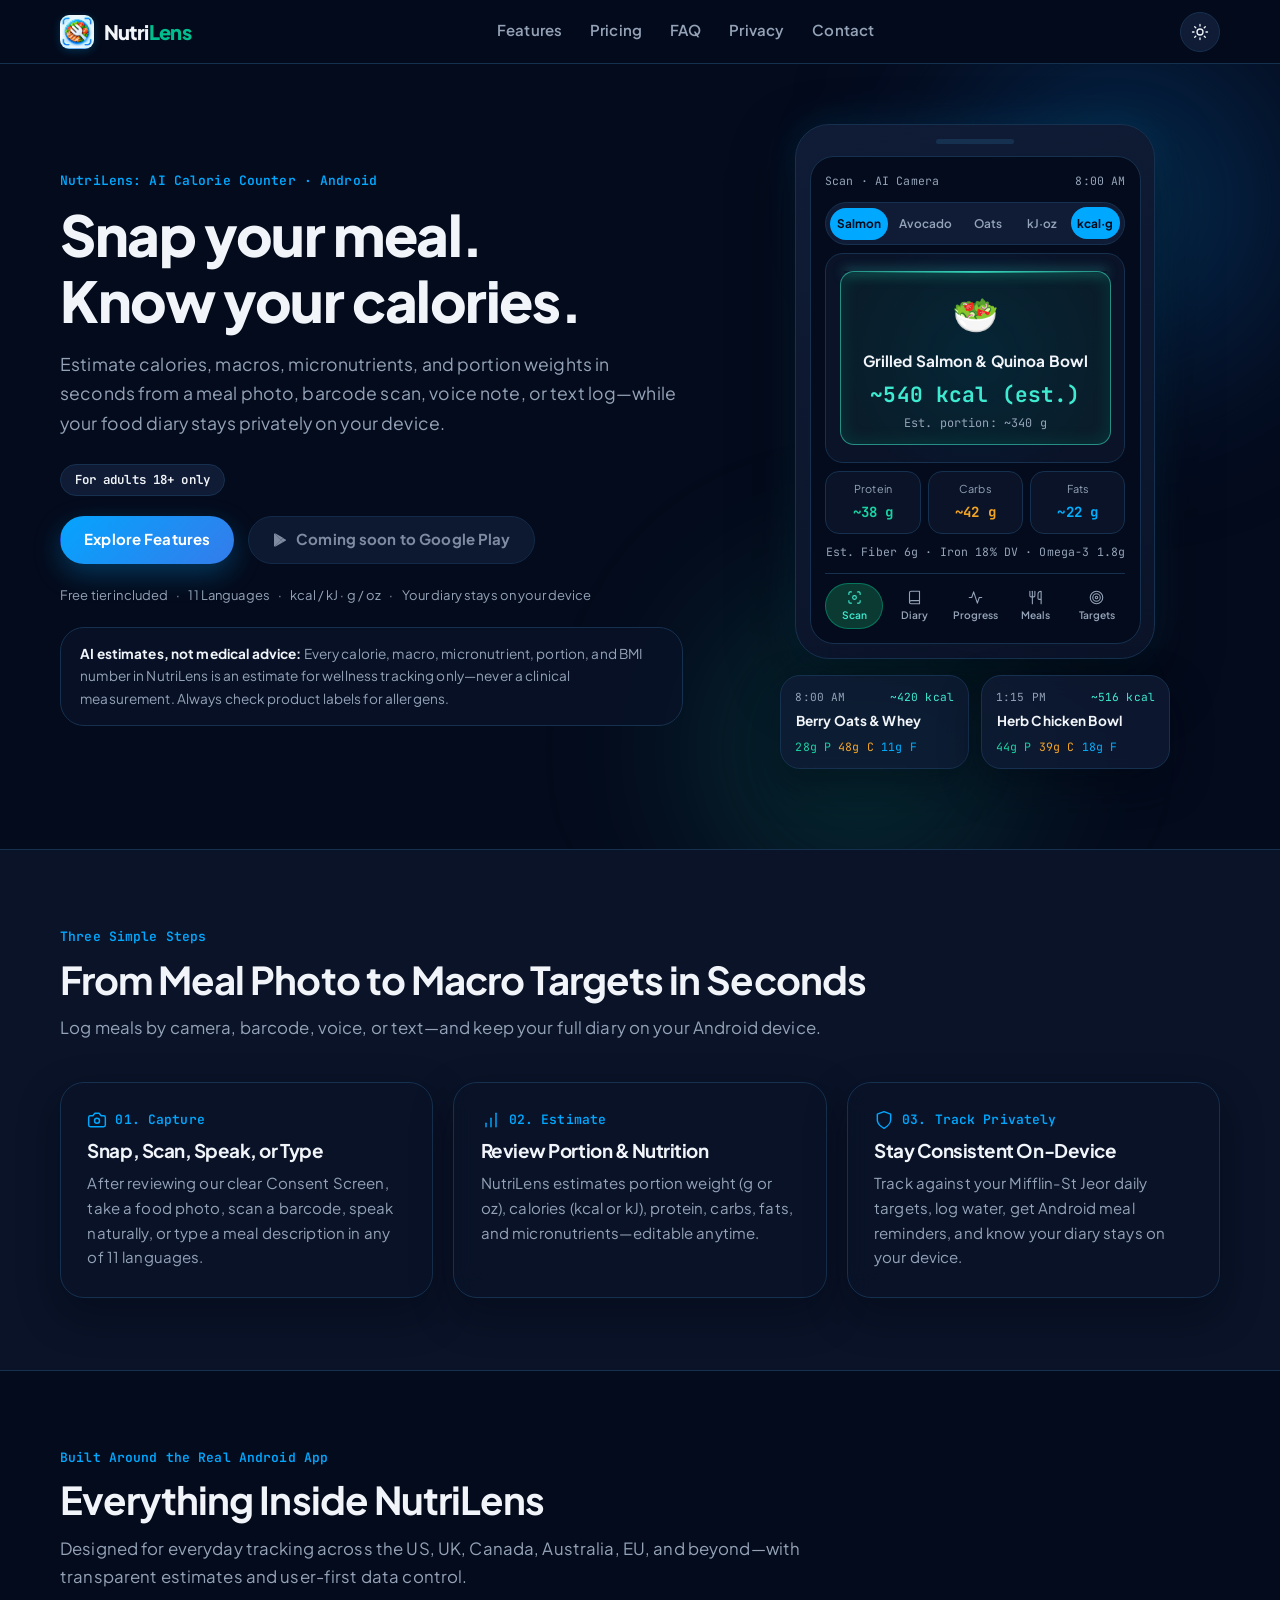
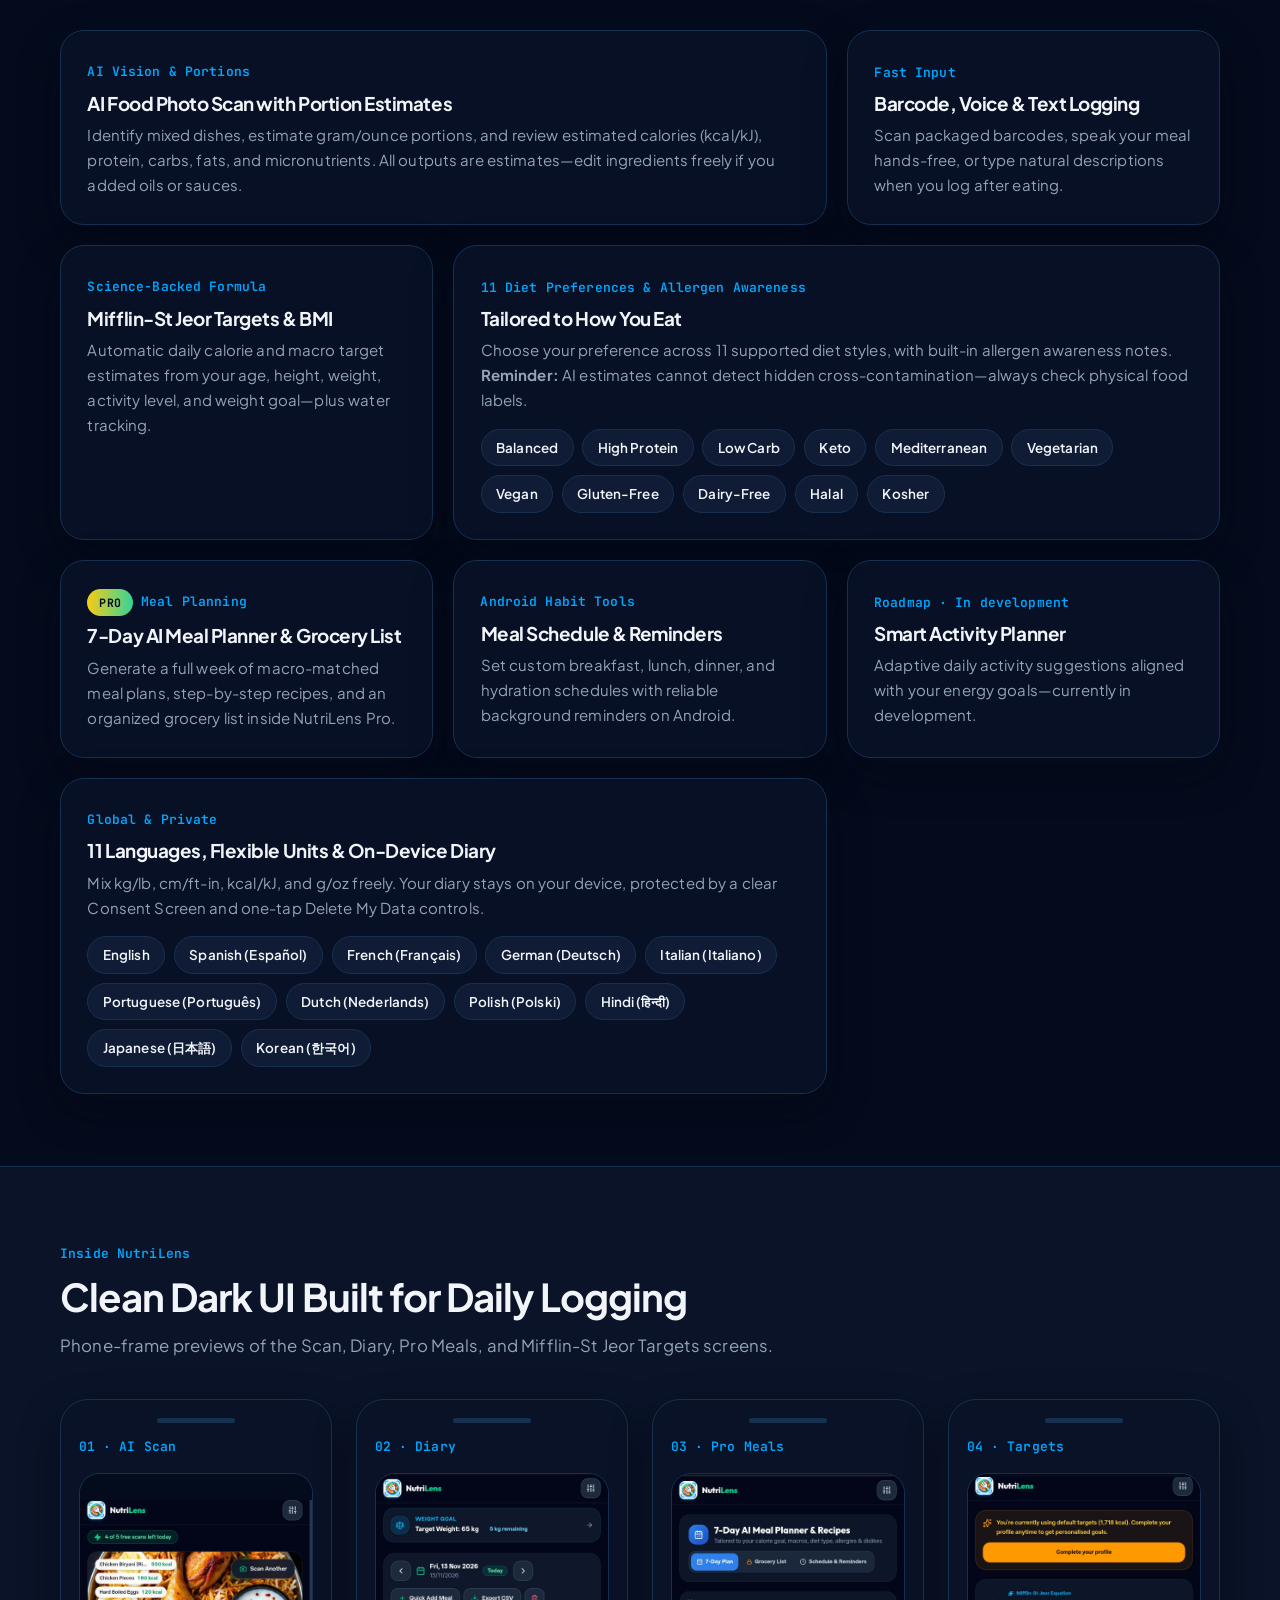
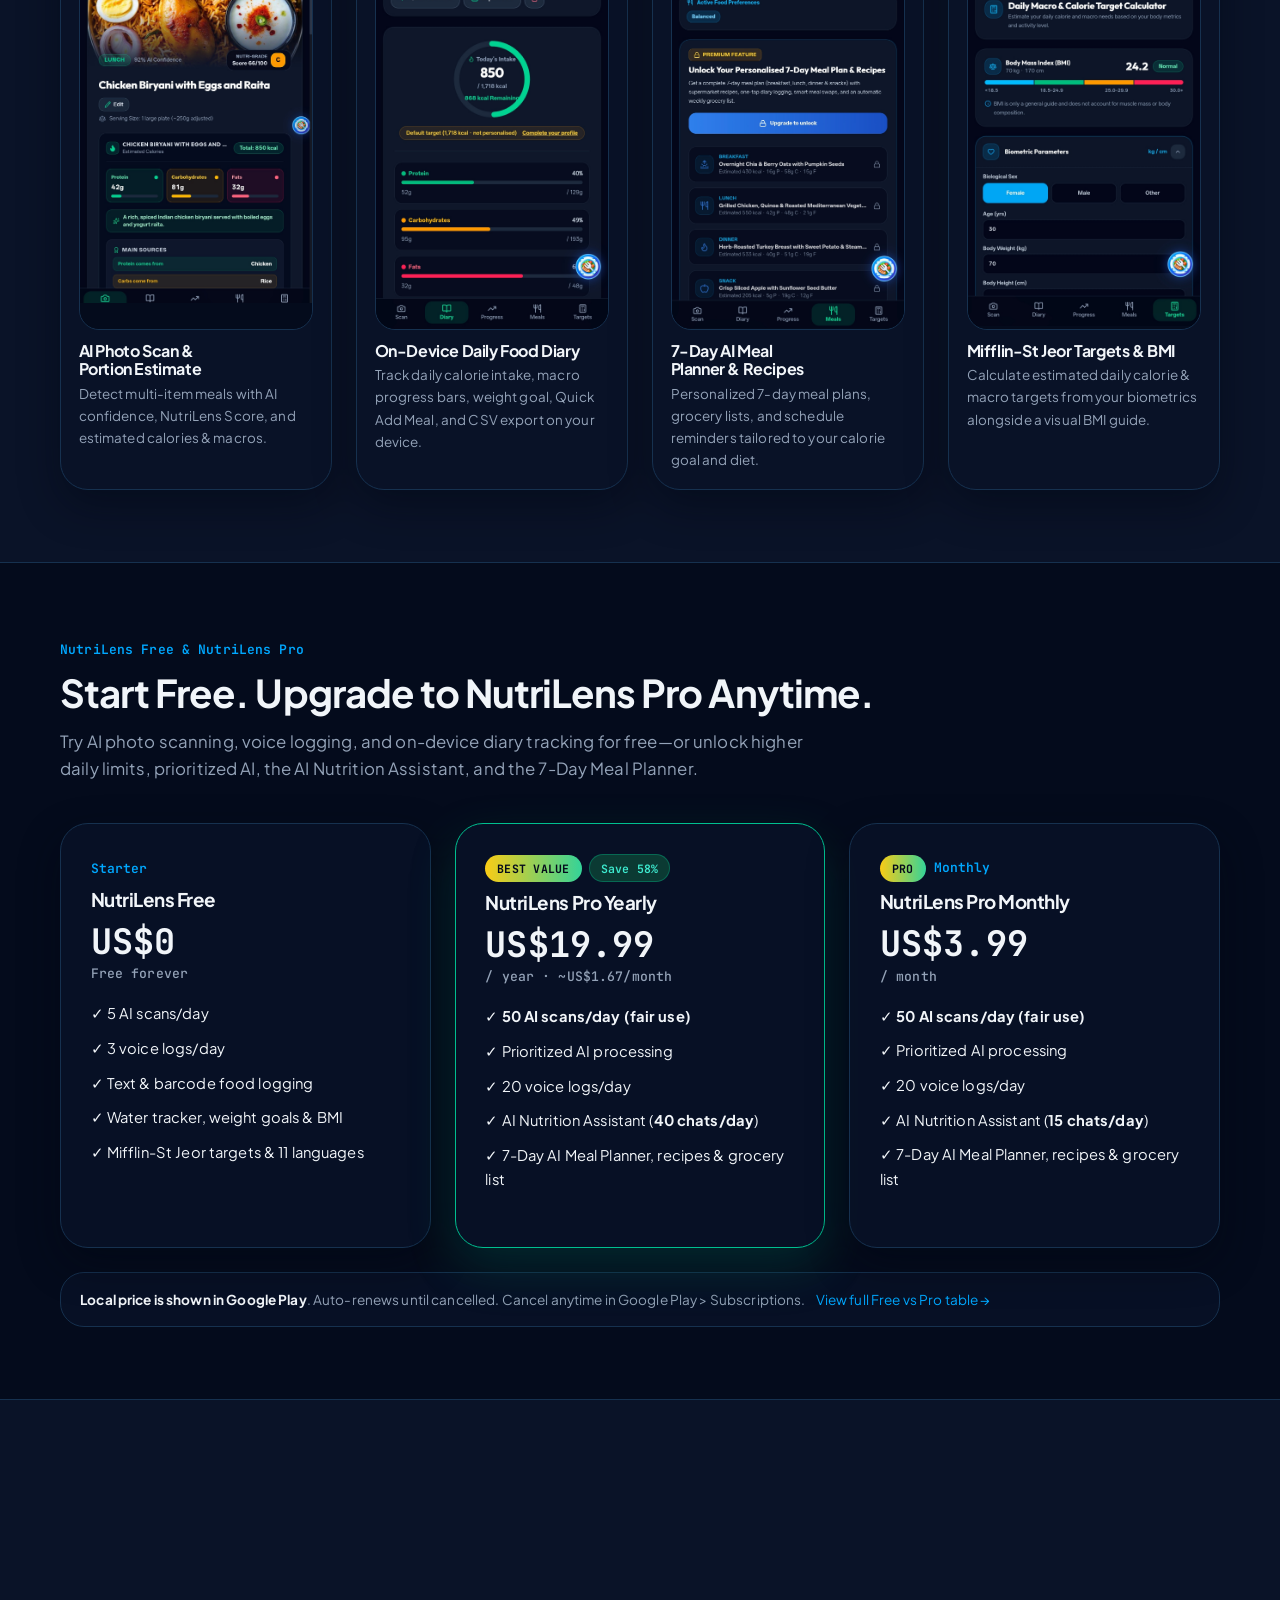
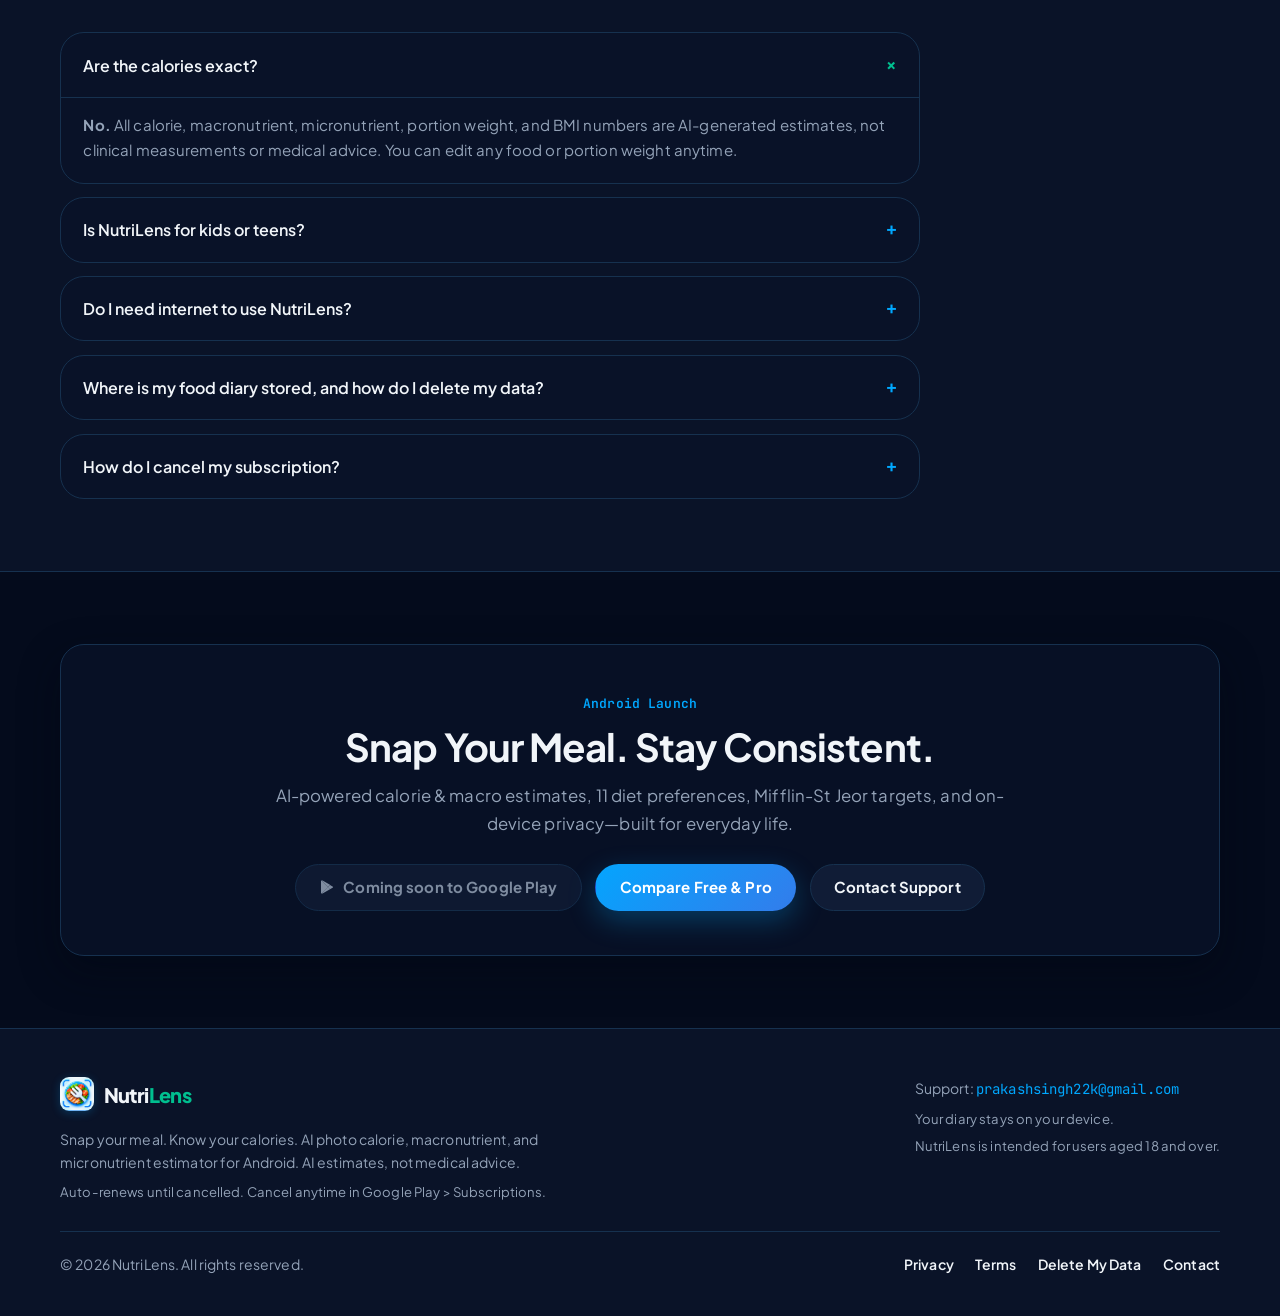
<file: index.html>
<!doctype html>
<html lang="en" data-theme="dark">
  <head>
    <meta charset="UTF-8" />
    <meta name="viewport" content="width=device-width, initial-scale=1.0" />
    <title>NutriLens: AI Calorie Counter</title>
    <meta
      name="description"
      content="NutriLens: AI Calorie Counter for Android. Snap your meal to estimate calories, macros, micronutrients, and portions. Includes barcode scan, voice logging, 7-day meal planner, and on-device diary privacy."
    />
    <meta property="og:title" content="NutriLens: AI Calorie Counter" />
    <meta
      property="og:description"
      content="Snap your meal. Know your calories. AI food photo estimator with portion weights, barcode scanner, voice logging, Mifflin-St Jeor targets, and 11 languages."
    />
    <meta property="og:type" content="website" />
    <meta property="og:site_name" content="NutriLens" />
    <meta name="twitter:card" content="summary_large_image" />
    <link rel="icon" type="image/png" href="assets/aistudio/file_00000000052c82118041c5dd34757aa6_3f6f37b0.png" />
    <link rel="apple-touch-icon" href="assets/aistudio/file_00000000052c82118041c5dd34757aa6_3f6f37b0.png" />
    <link rel="preconnect" href="https://fonts.googleapis.com" />
    <link rel="preconnect" href="https://fonts.gstatic.com" crossorigin />
    <link
      href="https://fonts.googleapis.com/css2?family=JetBrains+Mono:wght@400;600;700&family=Plus+Jakarta+Sans:wght@400;500;600;700;800&display=swap"
      rel="stylesheet"
    />
    <link rel="stylesheet" href="style.css" />
    <script type="application/ld+json">
      {
        "@context": "https://schema.org",
        "@type": "SoftwareApplication",
        "name": "NutriLens: AI Calorie Counter",
        "operatingSystem": "Android",
        "applicationCategory": "HealthApplication",
        "description": "AI food photo calorie, macronutrient, and micronutrient estimator with barcode scan, voice and text logging, Mifflin-St Jeor daily targets, 7-day meal planner, and 11 languages.",
        "offers": {
          "@type": "Offer",
          "price": "0",
          "priceCurrency": "USD"
        }
      }
    </script>
  </head>
  <body>
    <a href="#main-content" class="skip-link">Skip to main content</a>

    <header class="site-header">
      <div class="container header-inner">
        <a href="index.html" class="brand-lockup" aria-label="NutriLens Home">
          <img
            class="brand-icon"
            src="assets/aistudio/file_00000000052c82118041c5dd34757aa6_3f6f37b0.png"
            alt=""
            width="34"
            height="34"
          />
          <span><span class="brand-nutri">Nutri</span><span class="brand-lens">Lens</span></span>
        </a>

        <nav class="primary-nav" aria-label="Main navigation">
          <a href="features.html" class="nav-link">Features</a>
          <a href="pricing.html" class="nav-link">Pricing</a>
          <a href="faq.html" class="nav-link">FAQ</a>
          <a href="privacy.html" class="nav-link">Privacy</a>
          <a href="contact.html" class="nav-link">Contact</a>
        </nav>

        <div class="header-actions">
          <a class="btn btn-primary btn-sm" data-play-store-btn hidden>
            <span data-play-label>Get it on Google Play</span>
          </a>
          <button
            type="button"
            class="theme-icon-btn"
            data-theme-toggle
            aria-pressed="true"
            aria-label="Switch to light theme"
            title="Toggle light/dark theme"
          >
            <svg class="icon-thin icon-sun" viewBox="0 0 24 24" aria-hidden="true">
              <circle cx="12" cy="12" r="4"></circle>
              <path d="M12 2v2M12 20v2M4.93 4.93l1.41 1.41M17.66 17.66l1.41 1.41M2 12h2M20 12h2M6.34 17.66l-1.41 1.41M19.07 4.93l-1.41 1.41"></path>
            </svg>
            <svg class="icon-thin icon-moon" viewBox="0 0 24 24" aria-hidden="true">
              <path d="M12 3a6 6 0 0 0 9 9 9 9 0 1 1-9-9Z"></path>
            </svg>
          </button>
          <button
            type="button"
            id="mobile-menu-btn"
            class="mobile-menu-btn"
            aria-expanded="false"
            aria-controls="mobile-nav-drawer"
            aria-label="Toggle navigation menu"
          >
            ☰
          </button>
        </div>
      </div>
    </header>

    <nav id="mobile-nav-drawer" class="mobile-nav-drawer" aria-label="Mobile navigation" hidden>
      <ul class="mobile-nav-list">
        <li><a href="index.html" aria-current="page">Home</a></li>
        <li><a href="features.html">Features</a></li>
        <li><a href="pricing.html">Pricing</a></li>
        <li><a href="faq.html">FAQ</a></li>
        <li><a href="privacy.html">Privacy Policy</a></li>
        <li><a href="terms.html">Terms of Use</a></li>
        <li><a href="delete-account.html">Delete My Data</a></li>
        <li><a href="contact.html">Contact</a></li>
      </ul>
    </nav>

    <main id="main-content">
      <!-- Hero Section with 3D Phone Mockup, Animated Scan & Floating Food Cards -->
      <section class="hero-section">
        <div class="hero-orb hero-orb-blue" data-parallax="0.06" aria-hidden="true"></div>
        <div class="hero-orb hero-orb-green" data-parallax="-0.05" aria-hidden="true"></div>

        <div class="container hero-grid">
          <div>
            <span class="kicker">NutriLens: AI Calorie Counter · Android</span>
            <h1 class="display-title">Snap your meal. Know your calories.</h1>
            <p class="hero-lead">
              Estimate calories, macros, micronutrients, and portion weights in seconds from a meal photo, barcode scan, voice note, or text log—while your food diary stays privately on your device.
            </p>
            <div>
              <span class="age-badge">For adults 18+ only</span>
            </div>

            <div class="hero-cta-row">
              <a href="features.html" class="btn btn-primary">Explore Features</a>
              <a
                class="btn btn-secondary"
                data-play-store-btn
                data-play-visible="always"
                aria-disabled="true"
                aria-label="Coming soon to Google Play"
              >
                <svg class="play-icon" viewBox="0 0 24 24" aria-hidden="true" style="width:16px;height:16px;flex-shrink:0">
                  <path fill="currentColor" d="M3.6 2.3a1.4 1.4 0 0 0-.6 1.2v17a1.4 1.4 0 0 0 .6 1.2l.1.1 9.5-9.5v-.2L3.7 2.2l-.1.1z"></path>
                  <path fill="currentColor" d="M16.4 15.5l-3.2-3.2v-.2l3.2-3.2.1.1 3.8 2.1c1.1.6 1.1 1.6 0 2.2l-3.8 2.1-.1.1z"></path>
                  <path fill="currentColor" d="M16.5 15.4L13.2 12 3.6 21.6c.4.4 1 .4 1.7 0l11.2-6.2z"></path>
                  <path fill="currentColor" d="M16.5 8.6L5.3 2.4c-.7-.4-1.3-.4-1.7 0L13.2 12l3.3-3.4z"></path>
                </svg>
                <span data-play-label>Coming soon to Google Play</span>
              </a>
            </div>

            <div class="meta-line">
              <span>Free tier included</span>
              <span aria-hidden="true">·</span>
              <span>11 Languages</span>
              <span aria-hidden="true">·</span>
              <span>kcal / kJ · g / oz</span>
              <span aria-hidden="true">·</span>
              <span>Your diary stays on your device</span>
            </div>

            <div class="estimate-notice" role="note">
              <strong>AI estimates, not medical advice:</strong> Every calorie, macro, micronutrient, portion, and BMI number in NutriLens is an estimate for wellness tracking only—never a clinical measurement. Always check product labels for allergens.
            </div>
          </div>

          <!-- 3D Floating Phone Stage -->
          <div class="hero-stage">
            <div class="phone-3d-wrap">
              <div class="phone-frame" aria-label="Interactive NutriLens Android app preview">
                <div class="phone-notch" aria-hidden="true"></div>
                <div class="phone-screen">
                  <div class="phone-status-bar">
                    <span id="phone-screen-label">Scan · AI Camera</span>
                    <span>8:00 AM</span>
                  </div>

                  <!-- View 1: Scan -->
                  <div data-phone-view="scan">
                    <div class="segmented-control" role="group" aria-label="Select sample meal" style="margin-bottom:0.5rem">
                      <button type="button" class="segment-btn is-active" data-meal-select="salmon" aria-pressed="true">Salmon</button>
                      <button type="button" class="segment-btn" data-meal-select="avocado" aria-pressed="false">Avocado</button>
                      <button type="button" class="segment-btn" data-meal-select="oats" aria-pressed="false">Oats</button>
                      <button type="button" class="segment-btn" data-unit-mode="imperial" aria-pressed="false" title="Switch to kJ / oz">kJ·oz</button>
                      <button type="button" class="segment-btn is-active" data-unit-mode="metric" aria-pressed="true" title="Switch to kcal / g">kcal·g</button>
                    </div>

                    <div class="scan-viewfinder">
                      <div class="scan-line" aria-hidden="true"></div>
                      <div class="scan-bounding-box">
                        <span id="demo-meal-emoji" class="meal-emoji" aria-hidden="true">🥗</span>
                        <div id="demo-meal-title" class="meal-title">Grilled Salmon &amp; Quinoa Bowl</div>
                        <div id="demo-meal-energy" class="scan-kcal-readout">~540 kcal (est.)</div>
                        <div id="demo-meal-portion" class="mono text-muted" style="font-size:0.74rem;margin-top:0.15rem">
                          Est. portion: ~340 g
                        </div>
                      </div>
                    </div>

                    <div class="macro-grid" style="margin-top:0.55rem">
                      <div class="macro-cell">
                        <span class="macro-label">Protein</span>
                        <span id="demo-meal-protein" class="macro-val text-protein">~38 g</span>
                      </div>
                      <div class="macro-cell">
                        <span class="macro-label">Carbs</span>
                        <span id="demo-meal-carbs" class="macro-val text-carbs">~42 g</span>
                      </div>
                      <div class="macro-cell">
                        <span class="macro-label">Fats</span>
                        <span id="demo-meal-fat" class="macro-val text-fats">~22 g</span>
                      </div>
                    </div>

                    <div id="demo-meal-micros" class="mono text-muted" style="font-size:0.72rem;text-align:center;margin-top:0.5rem">
                      Est. Fiber 6g · Iron 18% DV · Omega-3 1.8g
                    </div>
                  </div>

                  <!-- View 2: Diary -->
                  <div data-phone-view="diary" hidden>
                    <div style="display:flex;flex-direction:column;gap:0.5rem">
                      <div style="background:var(--surface);border:1px solid var(--border);border-radius:14px;padding:0.65rem 0.75rem;display:flex;justify-content:space-between;align-items:center">
                        <div>
                          <div style="font-size:0.84rem;font-weight:700">🍳 Oats &amp; Eggs</div>
                          <div class="mono text-muted" style="font-size:0.7rem">8:00 AM · Photo scan</div>
                        </div>
                        <span class="mono text-mint" style="font-weight:700">~420 kcal</span>
                      </div>
                      <div style="background:var(--surface);border:1px solid var(--border);border-radius:14px;padding:0.65rem 0.75rem;display:flex;justify-content:space-between;align-items:center">
                        <div>
                          <div style="font-size:0.84rem;font-weight:700">🥗 Salmon &amp; Quinoa</div>
                          <div class="mono text-muted" style="font-size:0.7rem">1:15 PM · Voice log</div>
                        </div>
                        <span class="mono text-mint" style="font-weight:700">~540 kcal</span>
                      </div>
                      <div style="background:var(--surface);border:1px solid var(--border);border-radius:14px;padding:0.65rem 0.75rem;display:flex;justify-content:space-between;align-items:center">
                        <div>
                          <div style="font-size:0.84rem;font-weight:700">💧 Daily Water</div>
                          <div class="mono text-muted" style="font-size:0.7rem">7 of 10 glasses</div>
                        </div>
                        <span class="mono" style="color:var(--primary);font-weight:700">1.75 / 2.5 L</span>
                      </div>
                      <div class="mono text-muted" style="font-size:0.72rem;text-align:center;padding-top:0.25rem">
                        Your diary stays on your device
                      </div>
                    </div>
                  </div>

                  <!-- View 3: Progress -->
                  <div data-phone-view="progress" hidden>
                    <div style="background:var(--surface);border:1px solid var(--border);border-radius:14px;padding:0.85rem;text-align:center">
                      <div class="text-muted" style="font-size:0.74rem">Weight Goal Progress</div>
                      <div class="mono text-mint" style="font-size:1.35rem;font-weight:700;margin:0.2rem 0">70.4 kg → 68.0 kg</div>
                      <div class="mono text-muted" style="font-size:0.72rem">Estimated BMI: ~22.9 · 7-day avg ~1,940 kcal</div>
                    </div>
                    <div class="macro-grid" style="margin-top:0.55rem">
                      <div class="macro-cell">
                        <span class="macro-label">Avg P</span>
                        <span class="macro-val text-protein">142 g</span>
                      </div>
                      <div class="macro-cell">
                        <span class="macro-label">Avg C</span>
                        <span class="macro-val text-carbs">196 g</span>
                      </div>
                      <div class="macro-cell">
                        <span class="macro-label">Avg F</span>
                        <span class="macro-val text-fats">64 g</span>
                      </div>
                    </div>
                  </div>

                  <!-- View 4: Meals -->
                  <div data-phone-view="meals" hidden>
                    <div style="display:flex;justify-content:space-between;align-items:center;margin-bottom:0.45rem">
                      <span style="font-size:0.82rem;font-weight:700">7-Day AI Meal Planner</span>
                      <span class="pro-badge">PRO</span>
                    </div>
                    <div style="display:flex;flex-direction:column;gap:0.45rem">
                      <div style="background:var(--surface);border:1px solid var(--border);border-radius:12px;padding:0.55rem 0.7rem">
                        <div style="font-size:0.8rem;font-weight:700">Mediterranean High-Protein</div>
                        <div class="text-muted" style="font-size:0.72rem">3 meals + recipes · ~1,980 kcal/day (est.)</div>
                      </div>
                      <div style="background:var(--surface);border:1px solid var(--border);border-radius:12px;padding:0.55rem 0.7rem">
                        <div style="font-size:0.8rem;font-weight:700">🛒 Grocery List Generated</div>
                        <div class="text-muted" style="font-size:0.72rem">18 items · Allergen note: always check labels</div>
                      </div>
                    </div>
                  </div>

                  <!-- View 5: Targets -->
                  <div data-phone-view="targets" hidden>
                    <div style="background:var(--surface);border:1px solid var(--border);border-radius:14px;padding:0.8rem;text-align:center;margin-bottom:0.5rem">
                      <div class="text-muted" style="font-size:0.72rem">Mifflin-St Jeor Daily Target (est.)</div>
                      <div class="mono text-mint" style="font-size:1.35rem;font-weight:700">~2,050 kcal</div>
                      <div class="mono text-muted" style="font-size:0.7rem">Diet: Balanced · Reminders: 8AM / 1PM / 7PM</div>
                    </div>
                    <div class="macro-grid">
                      <div class="macro-cell">
                        <span class="macro-label">Protein</span>
                        <span class="macro-val text-protein">154 g</span>
                      </div>
                      <div class="macro-cell">
                        <span class="macro-label">Carbs</span>
                        <span class="macro-val text-carbs">205 g</span>
                      </div>
                      <div class="macro-cell">
                        <span class="macro-label">Fats</span>
                        <span class="macro-val text-fats">68 g</span>
                      </div>
                    </div>
                  </div>

                  <!-- Mock Android Bottom-Nav Component -->
                  <div class="phone-bottom-nav" role="tablist" aria-label="App screen tabs">
                    <button type="button" class="bottom-nav-btn is-active" data-phone-tab="scan" role="tab" aria-selected="true">
                      <svg class="icon-thin" viewBox="0 0 24 24" style="width:15px;height:15px" aria-hidden="true">
                        <path d="M3 7V5a2 2 0 0 1 2-2h2M17 3h2a2 2 0 0 1 2 2v2M21 17v2a2 2 0 0 1-2 2h-2M7 21H5a2 2 0 0 1-2-2v-2" />
                        <circle cx="12" cy="12" r="3" />
                      </svg>
                      <span>Scan</span>
                    </button>
                    <button type="button" class="bottom-nav-btn" data-phone-tab="diary" role="tab" aria-selected="false">
                      <svg class="icon-thin" viewBox="0 0 24 24" style="width:15px;height:15px" aria-hidden="true">
                        <path d="M4 19.5A2.5 2.5 0 0 1 6.5 17H20" />
                        <path d="M6.5 2H20v20H6.5A2.5 2.5 0 0 1 4 19.5v-15A2.5 2.5 0 0 1 6.5 2z" />
                      </svg>
                      <span>Diary</span>
                    </button>
                    <button type="button" class="bottom-nav-btn" data-phone-tab="progress" role="tab" aria-selected="false">
                      <svg class="icon-thin" viewBox="0 0 24 24" style="width:15px;height:15px" aria-hidden="true">
                        <polyline points="22 12 18 12 15 21 9 3 6 12 2 12" />
                      </svg>
                      <span>Progress</span>
                    </button>
                    <button type="button" class="bottom-nav-btn" data-phone-tab="meals" role="tab" aria-selected="false">
                      <svg class="icon-thin" viewBox="0 0 24 24" style="width:15px;height:15px" aria-hidden="true">
                        <path d="M3 2v7c0 1.1.9 2 2 2h4a2 2 0 0 0 2-2V2" />
                        <path d="M7 2v20" />
                        <path d="M21 15V2v0a5 5 0 0 0-5 5v6c0 1.1.9 2 2 2h3Zm0 0v7" />
                      </svg>
                      <span>Meals</span>
                    </button>
                    <button type="button" class="bottom-nav-btn" data-phone-tab="targets" role="tab" aria-selected="false">
                      <svg class="icon-thin" viewBox="0 0 24 24" style="width:15px;height:15px" aria-hidden="true">
                        <circle cx="12" cy="12" r="10" />
                        <circle cx="12" cy="12" r="6" />
                        <circle cx="12" cy="12" r="2" />
                      </svg>
                      <span>Targets</span>
                    </button>
                  </div>
                </div>
              </div>
            </div>

            <!-- Floating Food Cards with Count-up Readouts -->
            <div class="floating-cards-row">
              <div class="floating-food-card">
                <div class="floating-card-meta">
                  <span>8:00 AM</span>
                  <span class="text-mint" data-countup="420" data-countup-prefix="~" data-countup-suffix=" kcal">~420 kcal</span>
                </div>
                <div class="floating-card-title">Berry Oats &amp; Whey</div>
                <div class="floating-card-macros">
                  <span class="text-protein">28g P</span>
                  <span class="text-carbs">48g C</span>
                  <span class="text-fats">11g F</span>
                </div>
              </div>

              <div class="floating-food-card">
                <div class="floating-card-meta">
                  <span>1:15 PM</span>
                  <span class="text-mint" data-countup="516" data-countup-prefix="~" data-countup-suffix=" kcal">~516 kcal</span>
                </div>
                <div class="floating-card-title">Herb Chicken Bowl</div>
                <div class="floating-card-macros">
                  <span class="text-protein">44g P</span>
                  <span class="text-carbs">39g C</span>
                  <span class="text-fats">18g F</span>
                </div>
              </div>
            </div>
          </div>
        </div>
      </section>

      <!-- How It Works in 3 Steps -->
      <section class="section section-alt" aria-labelledby="how-it-works-heading">
        <div class="container">
          <div class="section-header" data-reveal>
            <span class="kicker">Three Simple Steps</span>
            <h2 id="how-it-works-heading" class="section-title">From Meal Photo to Macro Targets in Seconds</h2>
            <p class="section-subtitle">
              Log meals by camera, barcode, voice, or text—and keep your full diary on your Android device.
            </p>
          </div>

          <div class="steps-grid">
            <article class="card" data-reveal style="--reveal-delay: 0ms">
              <span class="card-index">
                <svg class="icon-thin" viewBox="0 0 24 24" aria-hidden="true">
                  <path d="M14.5 4h-5L7 7H4a2 2 0 0 0-2 2v9a2 2 0 0 0 2 2h16a2 2 0 0 0 2-2V9a2 2 0 0 0-2-2h-3l-2.5-3z" />
                  <circle cx="12" cy="13" r="3" />
                </svg>
                01. Capture
              </span>
              <h3 class="card-title">Snap, Scan, Speak, or Type</h3>
              <p class="card-text">
                After reviewing our clear Consent Screen, take a food photo, scan a barcode, speak naturally, or type a meal description in any of 11 languages.
              </p>
            </article>

            <article class="card" data-reveal style="--reveal-delay: 80ms">
              <span class="card-index">
                <svg class="icon-thin" viewBox="0 0 24 24" aria-hidden="true">
                  <path d="M12 20V10" />
                  <path d="M18 20V4" />
                  <path d="M6 20v-4" />
                </svg>
                02. Estimate
              </span>
              <h3 class="card-title">Review Portion &amp; Nutrition</h3>
              <p class="card-text">
                NutriLens estimates portion weight (g or oz), calories (kcal or kJ), protein, carbs, fats, and micronutrients—editable anytime.
              </p>
            </article>

            <article class="card" data-reveal style="--reveal-delay: 160ms">
              <span class="card-index">
                <svg class="icon-thin" viewBox="0 0 24 24" aria-hidden="true">
                  <path d="M12 22s8-4 8-10V5l-8-3-8 3v7c0 6 8 10 8 10z" />
                </svg>
                03. Track Privately
              </span>
              <h3 class="card-title">Stay Consistent On-Device</h3>
              <p class="card-text">
                Track against your Mifflin-St Jeor daily targets, log water, get Android meal reminders, and know your diary stays on your device.
              </p>
            </article>
          </div>
        </div>
      </section>

      <!-- Real-App Features Bento Grid -->
      <section class="section" aria-labelledby="features-heading">
        <div class="container">
          <div class="section-header" data-reveal>
            <span class="kicker">Built Around the Real Android App</span>
            <h2 id="features-heading" class="section-title">Everything Inside NutriLens</h2>
            <p class="section-subtitle">
              Designed for everyday tracking across the US, UK, Canada, Australia, EU, and beyond—with transparent estimates and user-first data control.
            </p>
          </div>

          <div class="bento-grid">
            <article class="card bento-span-2" data-reveal style="--reveal-delay: 0ms">
              <span class="card-index">AI Vision &amp; Portions</span>
              <h3 class="card-title">AI Food Photo Scan with Portion Estimates</h3>
              <p class="card-text">
                Identify mixed dishes, estimate gram/ounce portions, and review estimated calories (kcal/kJ), protein, carbs, fats, and micronutrients. All outputs are estimates—edit ingredients freely if you added oils or sauces.
              </p>
            </article>

            <article class="card" data-reveal style="--reveal-delay: 70ms">
              <span class="card-index">Fast Input</span>
              <h3 class="card-title">Barcode, Voice &amp; Text Logging</h3>
              <p class="card-text">
                Scan packaged barcodes, speak your meal hands-free, or type natural descriptions when you log after eating.
              </p>
            </article>

            <article class="card" data-reveal style="--reveal-delay: 120ms">
              <span class="card-index">Science-Backed Formula</span>
              <h3 class="card-title">Mifflin-St Jeor Targets &amp; BMI</h3>
              <p class="card-text">
                Automatic daily calorie and macro target estimates from your age, height, weight, activity level, and weight goal—plus water tracking.
              </p>
            </article>

            <article class="card bento-span-2" data-reveal style="--reveal-delay: 160ms">
              <span class="card-index">11 Diet Preferences &amp; Allergen Awareness</span>
              <h3 class="card-title">Tailored to How You Eat</h3>
              <p class="card-text">
                Choose your preference across 11 supported diet styles, with built-in allergen awareness notes. <strong>Reminder:</strong> AI estimates cannot detect hidden cross-contamination—always check physical food labels.
              </p>
              <div class="diet-chip-list" aria-label="11 supported diet preferences">
                <span class="diet-chip">Balanced</span>
                <span class="diet-chip">High Protein</span>
                <span class="diet-chip">Low Carb</span>
                <span class="diet-chip">Keto</span>
                <span class="diet-chip">Mediterranean</span>
                <span class="diet-chip">Vegetarian</span>
                <span class="diet-chip">Vegan</span>
                <span class="diet-chip">Gluten-Free</span>
                <span class="diet-chip">Dairy-Free</span>
                <span class="diet-chip">Halal</span>
                <span class="diet-chip">Kosher</span>
              </div>
            </article>

            <article class="card" data-reveal style="--reveal-delay: 200ms">
              <span class="card-index"><span class="pro-badge">PRO</span> Meal Planning</span>
              <h3 class="card-title">7-Day AI Meal Planner &amp; Grocery List</h3>
              <p class="card-text">
                Generate a full week of macro-matched meal plans, step-by-step recipes, and an organized grocery list inside NutriLens Pro.
              </p>
            </article>

            <article class="card" data-reveal style="--reveal-delay: 240ms">
              <span class="card-index">Android Habit Tools</span>
              <h3 class="card-title">Meal Schedule &amp; Reminders</h3>
              <p class="card-text">
                Set custom breakfast, lunch, dinner, and hydration schedules with reliable background reminders on Android.
              </p>
            </article>

            <article class="card" data-reveal style="--reveal-delay: 280ms">
              <span class="card-index">Roadmap · In development</span>
              <h3 class="card-title">Smart Activity Planner</h3>
              <p class="card-text">
                Adaptive daily activity suggestions aligned with your energy goals—currently in development.
              </p>
            </article>

            <article class="card bento-span-2" data-reveal style="--reveal-delay: 320ms">
              <span class="card-index">Global &amp; Private</span>
              <h3 class="card-title">11 Languages, Flexible Units &amp; On-Device Diary</h3>
              <p class="card-text">
                Mix kg/lb, cm/ft-in, kcal/kJ, and g/oz freely. Your diary stays on your device, protected by a clear Consent Screen and one-tap Delete My Data controls.
              </p>
              <div class="diet-chip-list" data-languages-list="chips" aria-label="11 supported languages"></div>
            </article>
          </div>
        </div>
      </section>

      <!-- Phone-Frame App Screens (Hydrated from CONFIG.SCREENSHOTS with Clean Fallbacks) -->
      <section class="section section-alt" aria-labelledby="screens-heading">
        <div class="container">
          <div class="section-header" data-reveal>
            <span class="kicker">Inside NutriLens</span>
            <h2 id="screens-heading" class="section-title">Clean Dark UI Built for Daily Logging</h2>
            <p class="section-subtitle">
              Phone-frame previews of the Scan, Diary, Pro Meals, and Mifflin-St Jeor Targets screens.
            </p>
          </div>

          <div id="screenshots-gallery" class="screenshots-grid"></div>
        </div>
      </section>

      <!-- Pricing Section (USD Only, No Currency Tabs, Single CONFIG Source) -->
      <section class="section" aria-labelledby="pricing-heading">
        <div class="container">
          <div class="section-header" data-reveal>
            <span class="kicker">NutriLens Free &amp; NutriLens Pro</span>
            <h2 id="pricing-heading" class="section-title">Start Free. Upgrade to NutriLens Pro Anytime.</h2>
            <p class="section-subtitle">
              Try AI photo scanning, voice logging, and on-device diary tracking for free—or unlock higher daily limits, prioritized AI, the AI Nutrition Assistant, and the 7-Day Meal Planner.
            </p>
          </div>

          <div class="pricing-grid">
            <article class="pricing-card" data-reveal style="--reveal-delay: 0ms">
              <div>
                <span class="card-index">Starter</span>
                <h3 class="card-title">NutriLens Free</h3>
                <div class="price-figure">
                  US$0
                  <span class="price-period">Free forever</span>
                </div>
                <ul class="feature-check-list">
                  <li>✓ <span data-config-limit="free.scansPerDay">5 AI scans/day</span></li>
                  <li>✓ <span data-config-limit="free.voiceLogsPerDay">3 voice logs/day</span></li>
                  <li>✓ Text &amp; barcode food logging</li>
                  <li>✓ Water tracker, weight goals &amp; BMI</li>
                  <li>✓ Mifflin-St Jeor targets &amp; 11 languages</li>
                </ul>
              </div>
              <a class="btn btn-secondary" data-play-store-btn hidden>
                <span data-play-label>Get it on Google Play</span>
              </a>
            </article>

            <article class="pricing-card pricing-card-featured" data-reveal style="--reveal-delay: 80ms">
              <div>
                <span class="card-index" style="gap:0.45rem">
                  <span class="pro-badge">BEST VALUE</span>
                  <span class="mint-badge" data-config-price="yearlyBadge">Save 58%</span>
                </span>
                <h3 class="card-title">NutriLens Pro Yearly</h3>
                <div class="price-figure">
                  <span data-config-price="yearly">US$19.99</span>
                  <span class="price-period">/ year · <span data-config-price="yearlyEquiv">~US$1.67/month</span></span>
                </div>
                <ul class="feature-check-list">
                  <li>✓ <strong><span data-config-limit="proYearly.scansPerDay">50 AI scans/day (fair use)</span></strong></li>
                  <li>✓ Prioritized AI processing</li>
                  <li>✓ <span data-config-limit="proYearly.voiceLogsPerDay">20 voice logs/day</span></li>
                  <li>✓ AI Nutrition Assistant (<strong><span data-config-limit="proYearly.aiChatsPerDay">40 chats/day</span></strong>)</li>
                  <li>✓ 7-Day AI Meal Planner, recipes &amp; grocery list</li>
                </ul>
              </div>
              <a class="btn btn-upgrade" data-play-store-btn hidden>
                <span data-play-label>Get it on Google Play</span>
              </a>
            </article>

            <article class="pricing-card" data-reveal style="--reveal-delay: 160ms">
              <div>
                <span class="card-index"><span class="pro-badge">PRO</span> Monthly</span>
                <h3 class="card-title">NutriLens Pro Monthly</h3>
                <div class="price-figure">
                  <span data-config-price="monthly">US$3.99</span>
                  <span class="price-period">/ month</span>
                </div>
                <ul class="feature-check-list">
                  <li>✓ <strong><span data-config-limit="proMonthly.scansPerDay">50 AI scans/day (fair use)</span></strong></li>
                  <li>✓ Prioritized AI processing</li>
                  <li>✓ <span data-config-limit="proMonthly.voiceLogsPerDay">20 voice logs/day</span></li>
                  <li>✓ AI Nutrition Assistant (<strong><span data-config-limit="proMonthly.aiChatsPerDay">15 chats/day</span></strong>)</li>
                  <li>✓ 7-Day AI Meal Planner, recipes &amp; grocery list</li>
                </ul>
              </div>
              <a class="btn btn-primary" data-play-store-btn hidden>
                <span data-play-label>Get it on Google Play</span>
              </a>
            </article>
          </div>

          <div class="estimate-notice" style="margin-top:1.5rem">
            <strong data-config-price="localPriceNote">Local price is shown in Google Play</strong>.
            <span data-config-price="renewalNote">Auto-renews until cancelled. Cancel anytime in Google Play &gt; Subscriptions.</span>
            <a href="pricing.html" style="margin-left:0.5rem">View full Free vs Pro table →</a>
          </div>
        </div>
      </section>

      <!-- FAQ Accordion Preview -->
      <section class="section section-alt" aria-labelledby="faq-preview-heading">
        <div class="container">
          <div class="section-header" data-reveal>
            <span class="kicker">Quick Answers</span>
            <h2 id="faq-preview-heading" class="section-title">Frequently Asked Questions</h2>
            <p class="section-subtitle">
              Explore our full <a href="faq.html">FAQ page</a> for detailed answers on AI estimation, privacy, and subscriptions.
            </p>
          </div>

          <div class="faq-list">
            <div class="faq-item">
              <h3>
                <button type="button" class="faq-trigger" aria-expanded="true" aria-controls="home-faq-1">
                  <span>Are the calories exact?</span>
                  <span class="faq-icon" aria-hidden="true">+</span>
                </button>
              </h3>
              <div id="home-faq-1" class="faq-panel">
                <p>
                  <strong>No.</strong> All calorie, macronutrient, micronutrient, portion weight, and BMI numbers are AI-generated estimates, not clinical measurements or medical advice. You can edit any food or portion weight anytime.
                </p>
              </div>
            </div>

            <div class="faq-item">
              <h3>
                <button type="button" class="faq-trigger" aria-expanded="false" aria-controls="home-faq-2">
                  <span>Is NutriLens for kids or teens?</span>
                  <span class="faq-icon" aria-hidden="true">+</span>
                </button>
              </h3>
              <div id="home-faq-2" class="faq-panel" hidden>
                <p>
                  No. NutriLens is for adults aged 18+. Users under 18 are blocked at the date-of-birth step during onboarding. Calorie tracking is not suitable for children and teens.
                </p>
              </div>
            </div>

            <div class="faq-item">
              <h3>
                <button type="button" class="faq-trigger" aria-expanded="false" aria-controls="home-faq-3">
                  <span>Do I need internet to use NutriLens?</span>
                  <span class="faq-icon" aria-hidden="true">+</span>
                </button>
              </h3>
              <div id="home-faq-3" class="faq-panel" hidden>
                <p>
                  AI photo scanning, voice logging, and the AI Nutrition Assistant require an internet connection to generate estimates. Your food diary and meal logs stay stored locally on your device.
                </p>
              </div>
            </div>

            <div class="faq-item">
              <h3>
                <button type="button" class="faq-trigger" aria-expanded="false" aria-controls="home-faq-4">
                  <span>Where is my food diary stored, and how do I delete my data?</span>
                  <span class="faq-icon" aria-hidden="true">+</span>
                </button>
              </h3>
              <div id="home-faq-4" class="faq-panel" hidden>
                <p>
                  Your diary stays on your device. Meal photos and text/voice requests are only sent for AI estimation after you accept our in-app Consent Screen. You can erase your records anytime inside Settings → Privacy &amp; Data → Delete My Data or via our <a href="delete-account.html">Delete My Data page</a>.
                </p>
              </div>
            </div>

            <div class="faq-item">
              <h3>
                <button type="button" class="faq-trigger" aria-expanded="false" aria-controls="home-faq-5">
                  <span>How do I cancel my subscription?</span>
                  <span class="faq-icon" aria-hidden="true">+</span>
                </button>
              </h3>
              <div id="home-faq-5" class="faq-panel" hidden>
                <p>
                  Subscriptions auto-renew until cancelled. You can cancel anytime in <strong>Google Play &gt; Subscriptions</strong>.
                </p>
              </div>
            </div>
          </div>
        </div>
      </section>

      <!-- Final Call-to-Action -->
      <section class="section" aria-labelledby="final-cta-heading">
        <div class="container">
          <div class="card" style="text-align:center;padding:2.75rem 1.5rem" data-reveal>
            <span class="kicker">Android Launch</span>
            <h2 id="final-cta-heading" class="section-title">Snap Your Meal. Stay Consistent.</h2>
            <p class="section-subtitle" style="margin:0 auto 1.65rem">
              AI-powered calorie &amp; macro estimates, 11 diet preferences, Mifflin-St Jeor targets, and on-device privacy—built for everyday life.
            </p>
            <div class="hero-cta-row" style="justify-content:center;margin-bottom:0">
              <a
                class="btn btn-secondary"
                data-play-store-btn
                data-play-visible="always"
                aria-disabled="true"
                aria-label="Coming soon to Google Play"
              >
                <svg class="play-icon" viewBox="0 0 24 24" aria-hidden="true" style="width:16px;height:16px;flex-shrink:0">
                  <path fill="currentColor" d="M3.6 2.3a1.4 1.4 0 0 0-.6 1.2v17a1.4 1.4 0 0 0 .6 1.2l.1.1 9.5-9.5v-.2L3.7 2.2l-.1.1z"></path>
                  <path fill="currentColor" d="M16.4 15.5l-3.2-3.2v-.2l3.2-3.2.1.1 3.8 2.1c1.1.6 1.1 1.6 0 2.2l-3.8 2.1-.1.1z"></path>
                  <path fill="currentColor" d="M16.5 15.4L13.2 12 3.6 21.6c.4.4 1 .4 1.7 0l11.2-6.2z"></path>
                  <path fill="currentColor" d="M16.5 8.6L5.3 2.4c-.7-.4-1.3-.4-1.7 0L13.2 12l3.3-3.4z"></path>
                </svg>
                <span data-play-label>Coming soon to Google Play</span>
              </a>
              <a href="pricing.html" class="btn btn-primary">Compare Free &amp; Pro</a>
              <a href="contact.html" class="btn btn-secondary">Contact Support</a>
            </div>
          </div>
        </div>
      </section>
    </main>

    <footer class="site-footer">
      <div class="container">
        <div class="footer-top">
          <div>
            <a href="index.html" class="brand-lockup">
              <img
                class="brand-icon"
                src="assets/aistudio/file_00000000052c82118041c5dd34757aa6_3f6f37b0.png"
                alt=""
                width="34"
                height="34"
              />
              <span><span class="brand-nutri">Nutri</span><span class="brand-lens">Lens</span></span>
            </a>
            <p style="margin-top:0.65rem;max-width:52ch">
              Snap your meal. Know your calories. AI photo calorie, macronutrient, and micronutrient estimator for Android. AI estimates, not medical advice.
            </p>
            <p style="margin-top:0.45rem;font-size:0.82rem" data-config-price="renewalNote">
              Auto-renews until cancelled. Cancel anytime in Google Play &gt; Subscriptions.
            </p>
          </div>
          <div>
            <p style="margin-bottom:0.4rem">
              Support: <a href="mailto:prakashsingh22k@gmail.com" class="mono">prakashsingh22k@gmail.com</a>
            </p>
            <p style="font-size:0.82rem">Your diary stays on your device.</p>
            <p style="font-size:0.82rem;margin-top:0.35rem">NutriLens is intended for users aged 18 and over.</p>
          </div>
        </div>

        <div class="footer-bottom">
          <div>© 2026 NutriLens. All rights reserved.</div>
          <ul class="footer-links" aria-label="Footer navigation">
            <li><a href="privacy.html">Privacy</a></li>
            <li><a href="terms.html">Terms</a></li>
            <li><a href="delete-account.html">Delete My Data</a></li>
            <li><a href="contact.html">Contact</a></li>
          </ul>
        </div>
      </div>
    </footer>

    <script src="script.js" defer></script>
  </body>
</html>
</file>
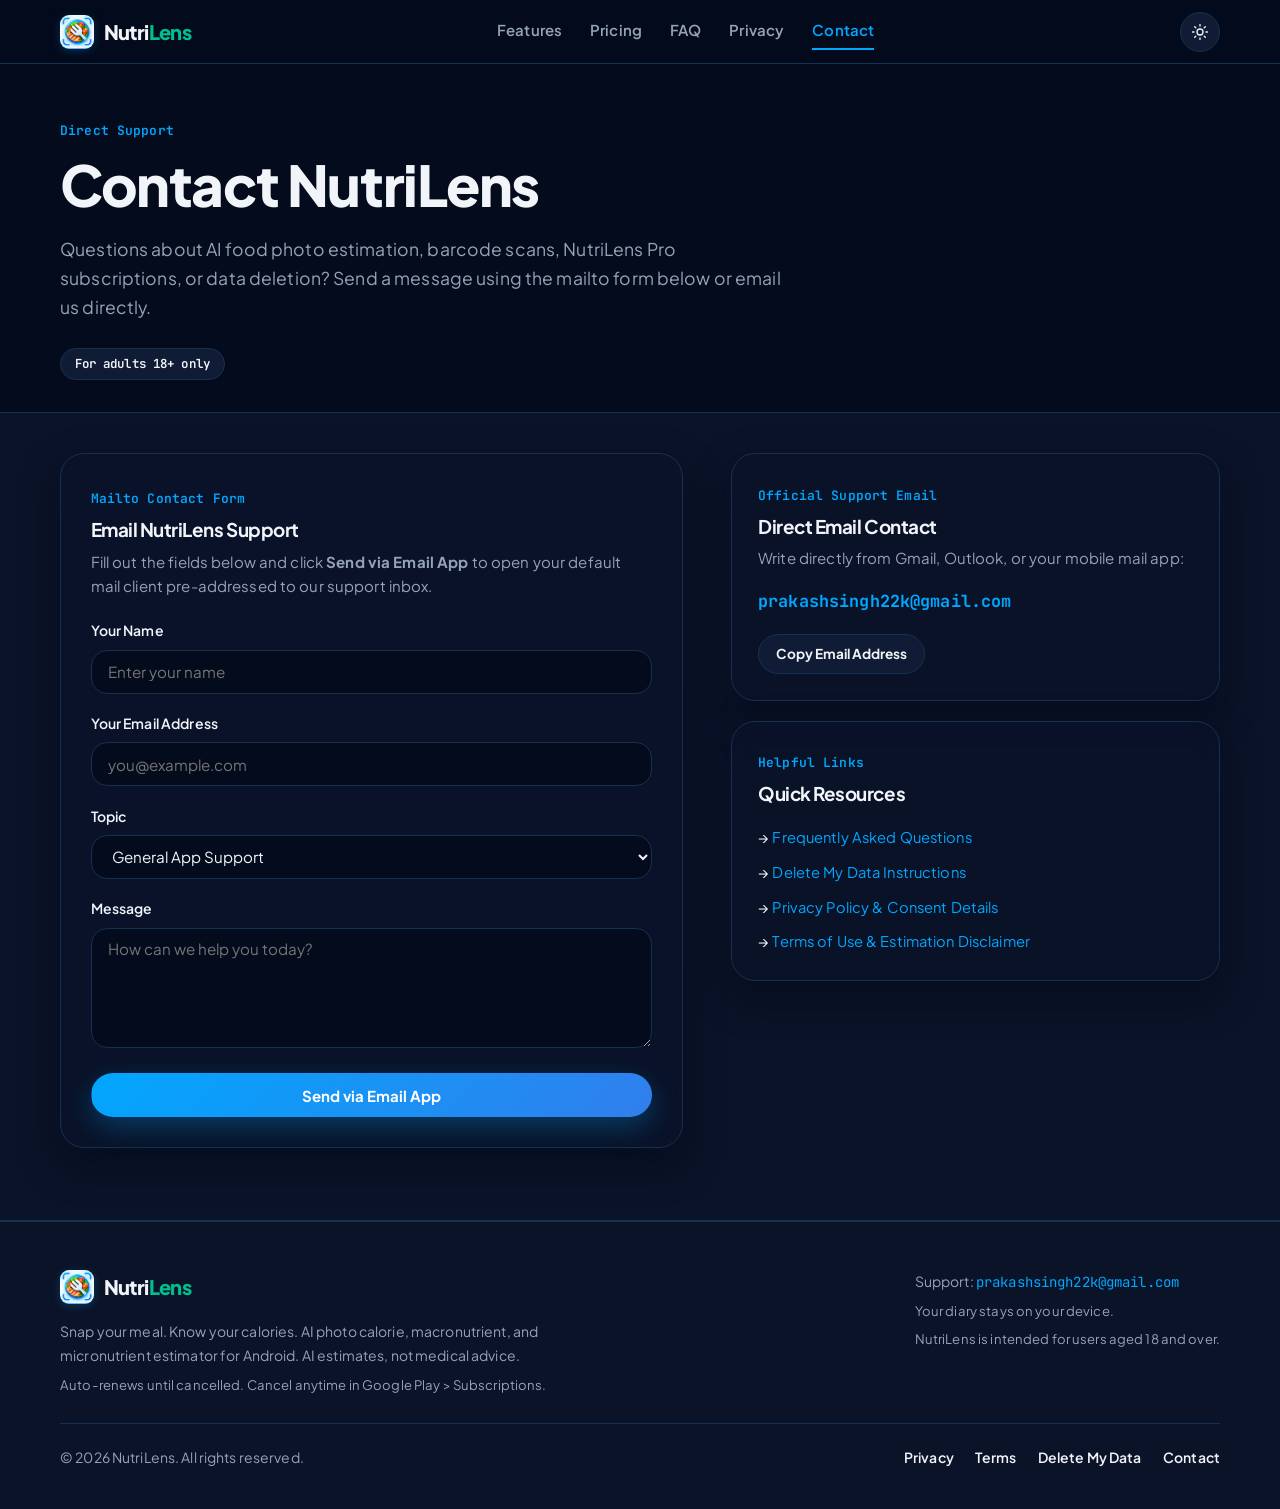
<file: contact.html>
<!doctype html>
<html lang="en" data-theme="dark">
  <head>
    <meta charset="UTF-8" />
    <meta name="viewport" content="width=device-width, initial-scale=1.0" />
    <title>Contact Support | NutriLens: AI Calorie Counter</title>
    <meta
      name="description"
      content="Contact the NutriLens: AI Calorie Counter support team for Android app questions, NutriLens Pro subscription help, feedback, or data privacy inquiries."
    />
    <meta property="og:title" content="Contact Support | NutriLens: AI Calorie Counter" />
    <meta
      property="og:description"
      content="Get in touch with NutriLens support via email at prakashsingh22k@gmail.com."
    />
    <meta property="og:type" content="website" />
    <meta property="og:site_name" content="NutriLens" />
    <meta name="twitter:card" content="summary_large_image" />
    <link rel="icon" type="image/png" href="assets/aistudio/file_00000000052c82118041c5dd34757aa6_3f6f37b0.png" />
    <link rel="apple-touch-icon" href="assets/aistudio/file_00000000052c82118041c5dd34757aa6_3f6f37b0.png" />
    <link rel="preconnect" href="https://fonts.googleapis.com" />
    <link rel="preconnect" href="https://fonts.gstatic.com" crossorigin />
    <link
      href="https://fonts.googleapis.com/css2?family=JetBrains+Mono:wght@400;600;700&family=Plus+Jakarta+Sans:wght@400;500;600;700;800&display=swap"
      rel="stylesheet"
    />
    <link rel="stylesheet" href="style.css" />
  </head>
  <body>
    <a href="#main-content" class="skip-link">Skip to main content</a>

    <header class="site-header">
      <div class="container header-inner">
        <a href="index.html" class="brand-lockup" aria-label="NutriLens Home">
          <img
            class="brand-icon"
            src="assets/aistudio/file_00000000052c82118041c5dd34757aa6_3f6f37b0.png"
            alt=""
            width="34"
            height="34"
          />
          <span><span class="brand-nutri">Nutri</span><span class="brand-lens">Lens</span></span>
        </a>

        <nav class="primary-nav" aria-label="Main navigation">
          <a href="features.html" class="nav-link">Features</a>
          <a href="pricing.html" class="nav-link">Pricing</a>
          <a href="faq.html" class="nav-link">FAQ</a>
          <a href="privacy.html" class="nav-link">Privacy</a>
          <a href="contact.html" class="nav-link" aria-current="page">Contact</a>
        </nav>

        <div class="header-actions">
          <a class="btn btn-primary btn-sm" data-play-store-btn hidden>
            <span data-play-label>Get it on Google Play</span>
          </a>
          <button
            type="button"
            class="theme-icon-btn"
            data-theme-toggle
            aria-pressed="true"
            aria-label="Switch to light theme"
            title="Toggle light/dark theme"
          >
            <svg class="icon-thin icon-sun" viewBox="0 0 24 24" aria-hidden="true">
              <circle cx="12" cy="12" r="4"></circle>
              <path d="M12 2v2M12 20v2M4.93 4.93l1.41 1.41M17.66 17.66l1.41 1.41M2 12h2M20 12h2M6.34 17.66l-1.41 1.41M19.07 4.93l-1.41 1.41"></path>
            </svg>
            <svg class="icon-thin icon-moon" viewBox="0 0 24 24" aria-hidden="true">
              <path d="M12 3a6 6 0 0 0 9 9 9 9 0 1 1-9-9Z"></path>
            </svg>
          </button>
          <button
            type="button"
            id="mobile-menu-btn"
            class="mobile-menu-btn"
            aria-expanded="false"
            aria-controls="mobile-nav-drawer"
            aria-label="Toggle navigation menu"
          >
            ☰
          </button>
        </div>
      </div>
    </header>

    <nav id="mobile-nav-drawer" class="mobile-nav-drawer" aria-label="Mobile navigation" hidden>
      <ul class="mobile-nav-list">
        <li><a href="index.html">Home</a></li>
        <li><a href="features.html">Features</a></li>
        <li><a href="pricing.html">Pricing</a></li>
        <li><a href="faq.html">FAQ</a></li>
        <li><a href="privacy.html">Privacy Policy</a></li>
        <li><a href="terms.html">Terms of Use</a></li>
        <li><a href="delete-account.html">Delete My Data</a></li>
        <li><a href="contact.html" aria-current="page">Contact</a></li>
      </ul>
    </nav>

    <main id="main-content">
      <section class="hero-section" style="padding-bottom:2rem">
        <div class="container">
          <span class="kicker">Direct Support</span>
          <h1 class="display-title">Contact NutriLens</h1>
          <p class="hero-lead">
            Questions about AI food photo estimation, barcode scans, NutriLens Pro subscriptions, or data deletion? Send a message using the mailto form below or email us directly.
          </p>
          <div>
            <span class="age-badge" style="margin-bottom:0">For adults 18+ only</span>
          </div>
        </div>
      </section>

      <section class="section section-alt" style="padding-top:2.5rem">
        <div class="container">
          <div class="hero-grid" style="align-items:start">
            <div class="form-card">
              <span class="card-index">Mailto Contact Form</span>
              <h2 class="card-title">Email NutriLens Support</h2>
              <p class="card-text" style="margin-bottom:1.25rem">
                Fill out the fields below and click <strong>Send via Email App</strong> to open your default mail client pre-addressed to our support inbox.
              </p>

              <form id="contact-form" novalidate>
                <div class="form-group">
                  <label class="form-label" for="contact-name">Your Name</label>
                  <input type="text" id="contact-name" name="name" class="form-input" placeholder="Enter your name" required />
                </div>

                <div class="form-group">
                  <label class="form-label" for="contact-email">Your Email Address</label>
                  <input type="email" id="contact-email" name="email" class="form-input" placeholder="you@example.com" required />
                </div>

                <div class="form-group">
                  <label class="form-label" for="contact-subject">Topic</label>
                  <select id="contact-subject" name="subject" class="form-select">
                    <option value="General App Support">General App Support</option>
                    <option value="AI Photo Scan / Barcode Feedback">AI Photo Scan / Barcode Feedback</option>
                    <option value="NutriLens Pro Subscription Inquiry">NutriLens Pro Subscription Inquiry</option>
                    <option value="Language or Unit Conversion Feedback">Language or Unit Conversion Feedback</option>
                    <option value="Privacy or Data Deletion Request">Privacy or Data Deletion Request</option>
                  </select>
                </div>

                <div class="form-group">
                  <label class="form-label" for="contact-message">Message</label>
                  <textarea id="contact-message" name="message" class="form-textarea" placeholder="How can we help you today?" required></textarea>
                </div>

                <button type="submit" class="btn btn-primary" style="width:100%">
                  Send via Email App
                </button>

                <div id="contact-form-feedback" class="form-feedback" role="status" aria-live="polite" hidden></div>
              </form>
            </div>

            <div style="display:flex;flex-direction:column;gap:1.25rem">
              <div class="card">
                <span class="card-index">Official Support Email</span>
                <h2 class="card-title">Direct Email Contact</h2>
                <p class="card-text" style="margin-bottom:1rem">
                  Write directly from Gmail, Outlook, or your mobile mail app:
                </p>
                <p style="font-size:1.05rem;font-weight:700;margin-bottom:1.1rem">
                  <a href="mailto:prakashsingh22k@gmail.com" class="mono">prakashsingh22k@gmail.com</a>
                </p>
                <button type="button" class="btn btn-secondary btn-sm" data-copy-email>
                  Copy Email Address
                </button>
              </div>

              <div class="card">
                <span class="card-index">Helpful Links</span>
                <h3 class="card-title">Quick Resources</h3>
                <ul class="feature-check-list" style="margin-bottom:0">
                  <li>→ <a href="faq.html">Frequently Asked Questions</a></li>
                  <li>→ <a href="delete-account.html">Delete My Data Instructions</a></li>
                  <li>→ <a href="privacy.html">Privacy Policy &amp; Consent Details</a></li>
                  <li>→ <a href="terms.html">Terms of Use &amp; Estimation Disclaimer</a></li>
                </ul>
              </div>
            </div>
          </div>
        </div>
      </section>
    </main>

    <footer class="site-footer">
      <div class="container">
        <div class="footer-top">
          <div>
            <a href="index.html" class="brand-lockup">
              <img
                class="brand-icon"
                src="assets/aistudio/file_00000000052c82118041c5dd34757aa6_3f6f37b0.png"
                alt=""
                width="34"
                height="34"
              />
              <span><span class="brand-nutri">Nutri</span><span class="brand-lens">Lens</span></span>
            </a>
            <p style="margin-top:0.65rem;max-width:52ch">
              Snap your meal. Know your calories. AI photo calorie, macronutrient, and micronutrient estimator for Android. AI estimates, not medical advice.
            </p>
            <p style="margin-top:0.45rem;font-size:0.82rem" data-config-price="renewalNote">
              Auto-renews until cancelled. Cancel anytime in Google Play &gt; Subscriptions.
            </p>
          </div>
          <div>
            <p style="margin-bottom:0.4rem">
              Support: <a href="mailto:prakashsingh22k@gmail.com" class="mono">prakashsingh22k@gmail.com</a>
            </p>
            <p style="font-size:0.82rem">Your diary stays on your device.</p>
            <p style="font-size:0.82rem;margin-top:0.35rem">NutriLens is intended for users aged 18 and over.</p>
          </div>
        </div>

        <div class="footer-bottom">
          <div>© 2026 NutriLens. All rights reserved.</div>
          <ul class="footer-links" aria-label="Footer navigation">
            <li><a href="privacy.html">Privacy</a></li>
            <li><a href="terms.html">Terms</a></li>
            <li><a href="delete-account.html">Delete My Data</a></li>
            <li><a href="contact.html">Contact</a></li>
          </ul>
        </div>
      </div>
    </footer>

    <script src="script.js" defer></script>
  </body>
</html>
</file>
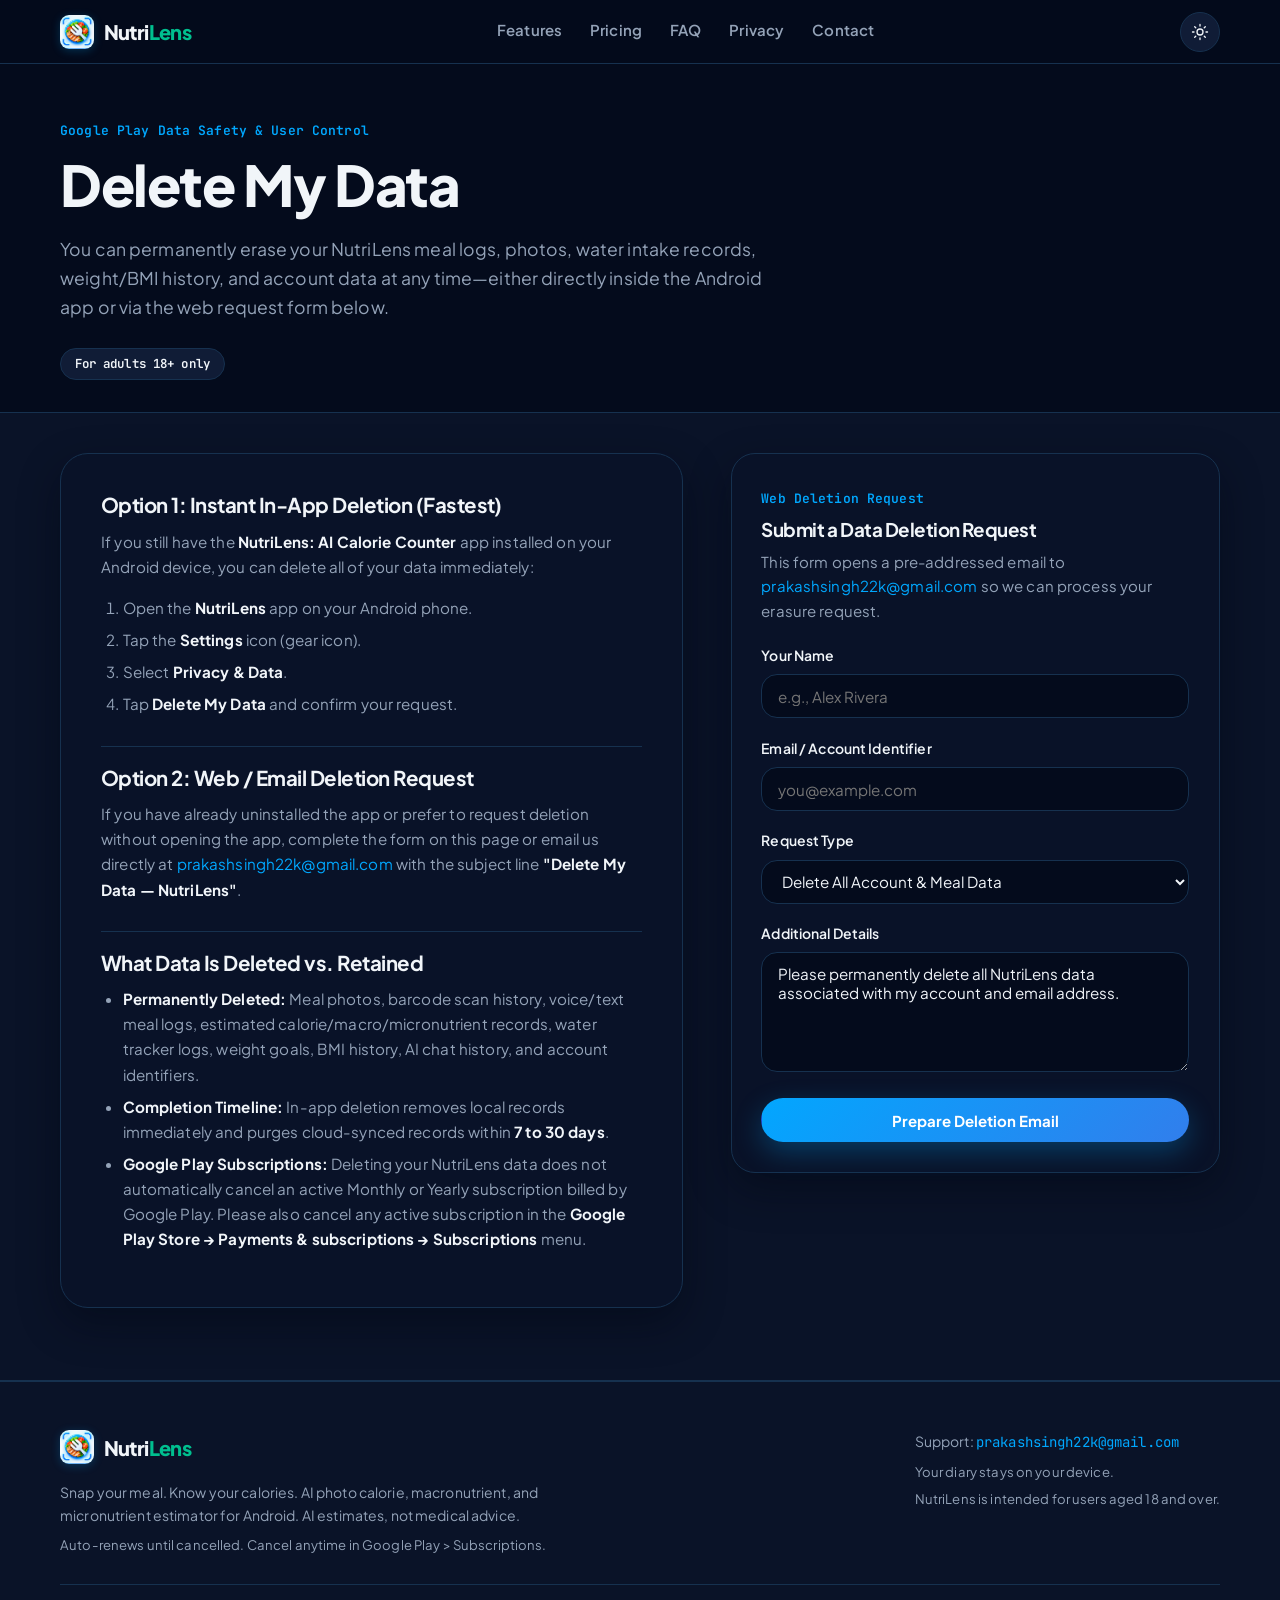
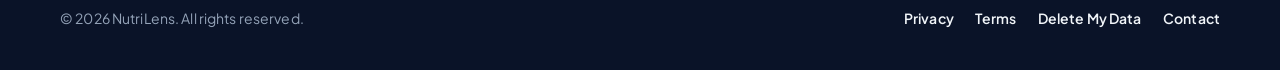
<file: delete-account.html>
<!doctype html>
<html lang="en" data-theme="dark">
  <head>
    <meta charset="UTF-8" />
    <meta name="viewport" content="width=device-width, initial-scale=1.0" />
    <title>Delete My Data — Account &amp; Data Deletion | NutriLens</title>
    <meta
      name="description"
      content="Instructions to permanently delete your NutriLens account, meal photos, nutrition logs, and personal data inside the Android app or via email request."
    />
    <meta property="og:title" content="Delete My Data — Account &amp; Data Deletion | NutriLens" />
    <meta
      property="og:description"
      content="Delete your NutriLens data directly in the Android app (Settings -> Delete My Data) or submit an email deletion request."
    />
    <meta property="og:type" content="website" />
    <meta property="og:site_name" content="NutriLens" />
    <meta property="og:url" content="https://prakashsingh22k-arch.github.io/nutrilens-website/delete-account.html" />
    <meta name="twitter:card" content="summary_large_image" />
    <link rel="icon" type="image/png" href="assets/aistudio/file_00000000052c82118041c5dd34757aa6_3f6f37b0.png" />
    <link rel="apple-touch-icon" href="assets/aistudio/file_00000000052c82118041c5dd34757aa6_3f6f37b0.png" />
    <link rel="preconnect" href="https://fonts.googleapis.com" />
    <link rel="preconnect" href="https://fonts.gstatic.com" crossorigin />
    <link
      href="https://fonts.googleapis.com/css2?family=JetBrains+Mono:wght@400;600;700&family=Plus+Jakarta+Sans:wght@400;500;600;700;800&display=swap"
      rel="stylesheet"
    />
    <link rel="stylesheet" href="style.css" />
  </head>
  <body>
    <a href="#main-content" class="skip-link">Skip to main content</a>

    <header class="site-header">
      <div class="container header-inner">
        <a href="index.html" class="brand-lockup" aria-label="NutriLens Home">
          <img
            class="brand-icon"
            src="assets/aistudio/file_00000000052c82118041c5dd34757aa6_3f6f37b0.png"
            alt=""
            width="34"
            height="34"
          />
          <span><span class="brand-nutri">Nutri</span><span class="brand-lens">Lens</span></span>
        </a>

        <nav class="primary-nav" aria-label="Main navigation">
          <a href="features.html" class="nav-link">Features</a>
          <a href="pricing.html" class="nav-link">Pricing</a>
          <a href="faq.html" class="nav-link">FAQ</a>
          <a href="privacy.html" class="nav-link">Privacy</a>
          <a href="contact.html" class="nav-link">Contact</a>
        </nav>

        <div class="header-actions">
          <a class="btn btn-primary btn-sm" data-play-store-btn hidden>
            <span data-play-label>Get it on Google Play</span>
          </a>
          <button
            type="button"
            class="theme-icon-btn"
            data-theme-toggle
            aria-pressed="true"
            aria-label="Switch to light theme"
            title="Toggle light/dark theme"
          >
            <svg class="icon-thin icon-sun" viewBox="0 0 24 24" aria-hidden="true">
              <circle cx="12" cy="12" r="4"></circle>
              <path d="M12 2v2M12 20v2M4.93 4.93l1.41 1.41M17.66 17.66l1.41 1.41M2 12h2M20 12h2M6.34 17.66l-1.41 1.41M19.07 4.93l-1.41 1.41"></path>
            </svg>
            <svg class="icon-thin icon-moon" viewBox="0 0 24 24" aria-hidden="true">
              <path d="M12 3a6 6 0 0 0 9 9 9 9 0 1 1-9-9Z"></path>
            </svg>
          </button>
          <button
            type="button"
            id="mobile-menu-btn"
            class="mobile-menu-btn"
            aria-expanded="false"
            aria-controls="mobile-nav-drawer"
            aria-label="Toggle navigation menu"
          >
            ☰
          </button>
        </div>
      </div>
    </header>

    <nav
      id="mobile-nav-drawer"
      class="mobile-nav-drawer"
      aria-label="Mobile navigation"
      hidden
    >
      <ul class="mobile-nav-list">
        <li><a href="index.html">Home</a></li>
        <li><a href="features.html">Features</a></li>
        <li><a href="pricing.html">Pricing</a></li>
        <li><a href="faq.html">FAQ</a></li>
        <li><a href="privacy.html">Privacy Policy</a></li>
        <li><a href="terms.html">Terms of Use</a></li>
        <li><a href="delete-account.html" aria-current="page">Delete My Data</a></li>
        <li><a href="contact.html">Contact</a></li>
      </ul>
    </nav>

    <main id="main-content">
      <section class="hero-section" style="padding-bottom: 2rem">
        <div class="container">
          <span class="kicker">Google Play Data Safety &amp; User Control</span>
          <h1 class="display-title">Delete My Data</h1>
          <p class="hero-lead">
            You can permanently erase your NutriLens meal logs, photos, water intake records, weight/BMI history, and account data at any time—either directly inside the Android app or via the web request form below.
          </p>
          <div>
            <span class="age-badge" style="margin-bottom: 0">For adults 18+ only</span>
          </div>
        </div>
      </section>

      <section class="section section-alt" style="padding-top: 2.5rem">
        <div class="container">
          <div class="hero-grid" style="align-items: start">
            <!-- Left Column: Step-by-Step Instructions & Data Scope -->
            <article class="legal-document">
              <h2>Option 1: Instant In-App Deletion (Fastest)</h2>
              <p>
                If you still have the <strong>NutriLens: AI Calorie Counter</strong> app installed on your Android device, you can delete all of your data immediately:
              </p>
              <ol>
                <li>Open the <strong>NutriLens</strong> app on your Android phone.</li>
                <li>Tap the <strong>Settings</strong> icon (gear icon).</li>
                <li>Select <strong>Privacy &amp; Data</strong>.</li>
                <li>Tap <strong>Delete My Data</strong> and confirm your request.</li>
              </ol>

              <h2>Option 2: Web / Email Deletion Request</h2>
              <p>
                If you have already uninstalled the app or prefer to request deletion without opening the app, complete the form on this page or email us directly at <a href="mailto:prakashsingh22k@gmail.com" class="mono-num">prakashsingh22k@gmail.com</a> with the subject line <strong>"Delete My Data — NutriLens"</strong>.
              </p>

              <h2>What Data Is Deleted vs. Retained</h2>
              <ul>
                <li>
                  <strong>Permanently Deleted:</strong> Meal photos, barcode scan history, voice/text meal logs, estimated calorie/macro/micronutrient records, water tracker logs, weight goals, BMI history, AI chat history, and account identifiers.
                </li>
                <li>
                  <strong>Completion Timeline:</strong> In-app deletion removes local records immediately and purges cloud-synced records within <strong>7 to 30 days</strong>.
                </li>
                <li>
                  <strong>Google Play Subscriptions:</strong> Deleting your NutriLens data does not automatically cancel an active Monthly or Yearly subscription billed by Google Play. Please also cancel any active subscription in the <strong>Google Play Store → Payments &amp; subscriptions → Subscriptions</strong> menu.
                </li>
              </ul>
            </article>

            <!-- Right Column: Mailto Data Deletion Form -->
            <div class="form-card">
              <span class="card-index">Web Deletion Request</span>
              <h2 class="card-title">Submit a Data Deletion Request</h2>
              <p class="card-text" style="margin-bottom: 1.25rem">
                This form opens a pre-addressed email to <a href="mailto:prakashsingh22k@gmail.com" class="mono-num">prakashsingh22k@gmail.com</a> so we can process your erasure request.
              </p>

              <form id="delete-data-form" novalidate>
                <div class="form-group">
                  <label class="form-label" for="del-name">Your Name</label>
                  <input
                    type="text"
                    id="del-name"
                    name="name"
                    class="form-input"
                    placeholder="e.g., Alex Rivera"
                    required
                  />
                </div>

                <div class="form-group">
                  <label class="form-label" for="del-email">Email / Account Identifier</label>
                  <input
                    type="email"
                    id="del-email"
                    name="email"
                    class="form-input"
                    placeholder="you@example.com"
                    required
                  />
                </div>

                <div class="form-group">
                  <label class="form-label" for="del-subject">Request Type</label>
                  <select id="del-subject" name="subject" class="form-select">
                    <option value="Data Deletion Request (All Account & Meal Data)">
                      Delete All Account &amp; Meal Data
                    </option>
                    <option value="Partial Data Deletion Request (Meal Photos & Logs Only)">
                      Delete Meal Photos &amp; Logs Only
                    </option>
                    <option value="GDPR / CCPA Privacy Rights Inquiry">
                      GDPR / UK / CCPA Privacy Inquiry
                    </option>
                  </select>
                </div>

                <div class="form-group">
                  <label class="form-label" for="del-message">Additional Details</label>
                  <textarea
                    id="del-message"
                    name="message"
                    class="form-textarea"
                    required
                  >Please permanently delete all NutriLens data associated with my account and email address.</textarea>
                </div>

                <button type="submit" class="btn btn-primary" style="width: 100%">
                  Prepare Deletion Email
                </button>

                <div id="delete-form-feedback" class="form-feedback" role="status" aria-live="polite" hidden></div>
              </form>
            </div>
          </div>
        </div>
      </section>
    </main>

    <footer class="site-footer">
      <div class="container">
        <div class="footer-top">
          <div>
            <a href="index.html" class="brand-lockup">
              <img
                class="brand-icon"
                src="assets/aistudio/file_00000000052c82118041c5dd34757aa6_3f6f37b0.png"
                alt=""
                width="34"
                height="34"
              />
              <span><span class="brand-nutri">Nutri</span><span class="brand-lens">Lens</span></span>
            </a>
            <p style="margin-top: 0.65rem; max-width: 52ch">
              Snap your meal. Know your calories. AI photo calorie, macronutrient, and micronutrient estimator for Android. AI estimates, not medical advice.
            </p>
            <p style="margin-top: 0.45rem; font-size: 0.82rem" data-config-price="renewalNote">
              Auto-renews until cancelled. Cancel anytime in Google Play &gt; Subscriptions.
            </p>
          </div>
          <div>
            <p style="margin-bottom: 0.4rem">
              Support: <a href="mailto:prakashsingh22k@gmail.com" class="mono">prakashsingh22k@gmail.com</a>
            </p>
            <p style="font-size: 0.82rem">Your diary stays on your device.</p>
            <p style="font-size: 0.82rem; margin-top: 0.35rem">NutriLens is intended for users aged 18 and over.</p>
          </div>
        </div>

        <div class="footer-bottom">
          <div>© 2026 NutriLens. All rights reserved.</div>
          <ul class="footer-links" aria-label="Footer navigation">
            <li><a href="privacy.html">Privacy</a></li>
            <li><a href="terms.html">Terms</a></li>
            <li><a href="delete-account.html">Delete My Data</a></li>
            <li><a href="contact.html">Contact</a></li>
          </ul>
        </div>
      </div>
    </footer>

    <script src="script.js" defer></script>
  </body>
</html>
</file>
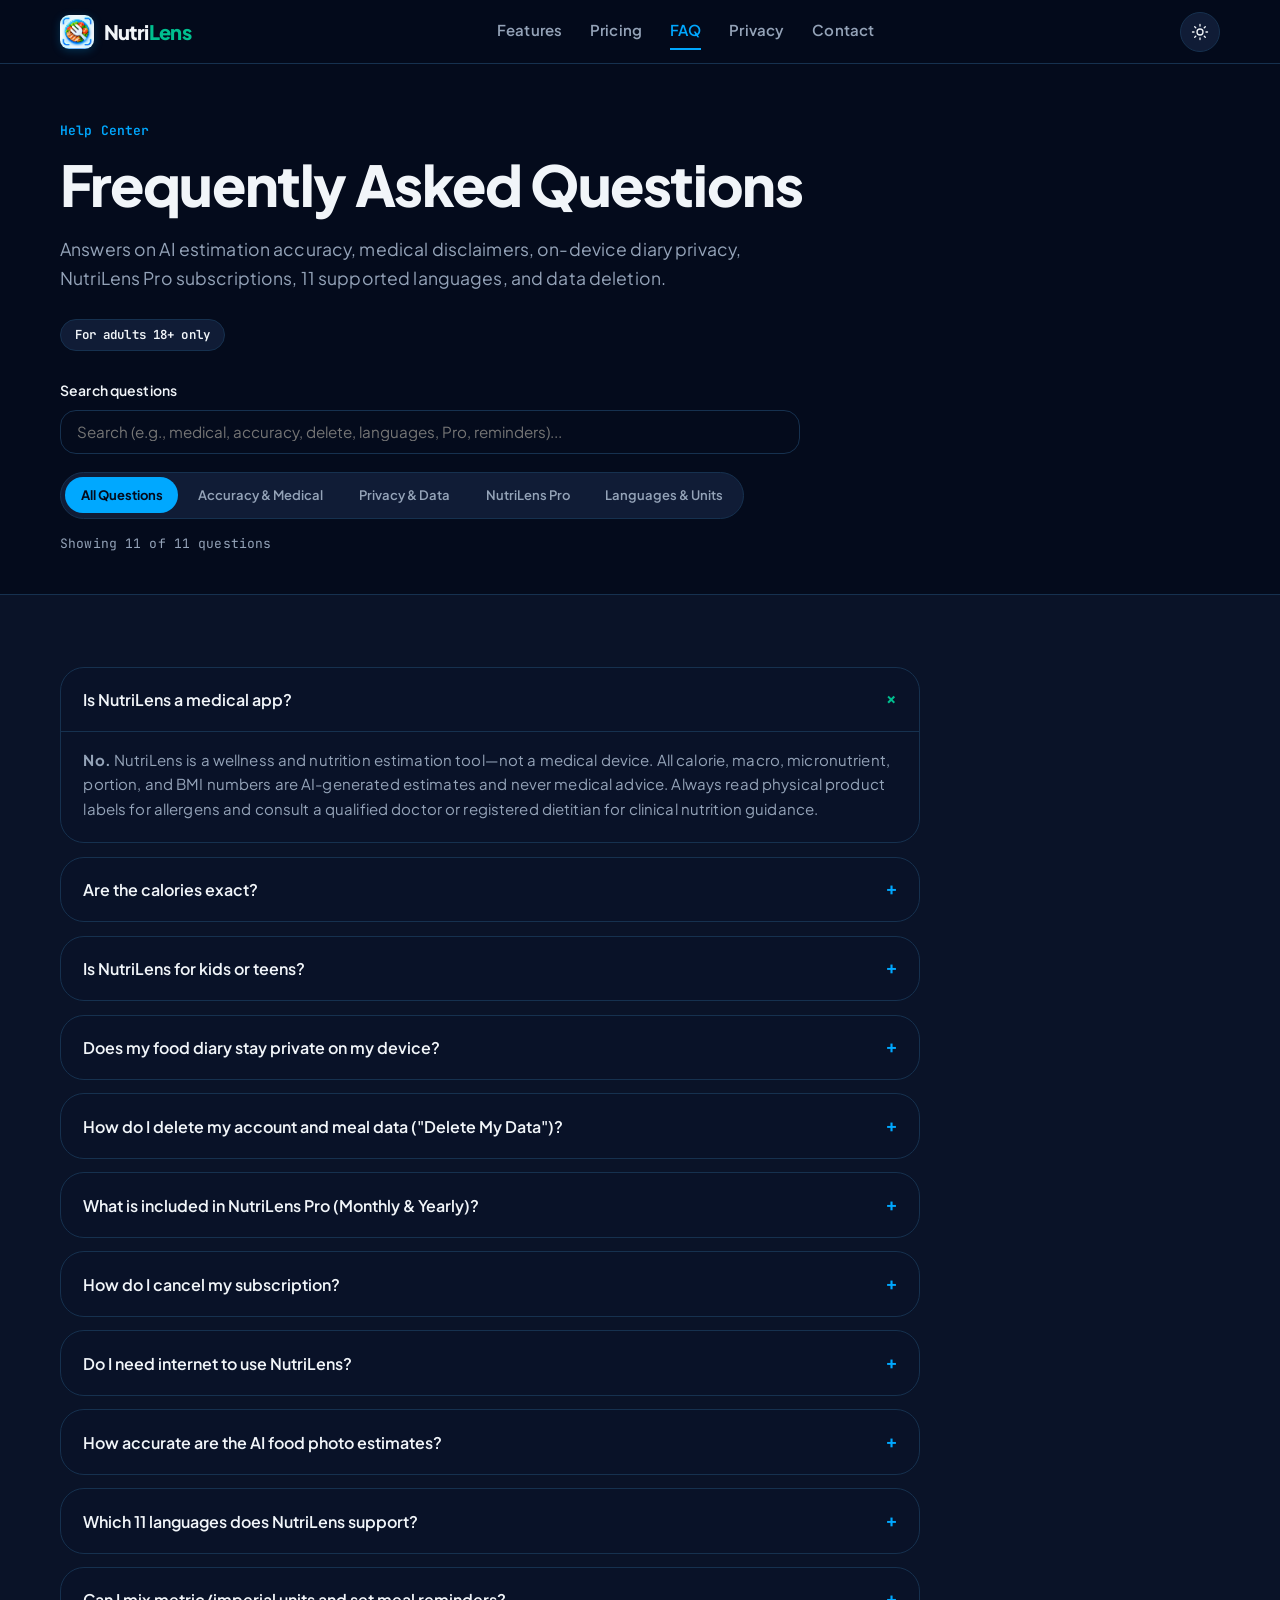
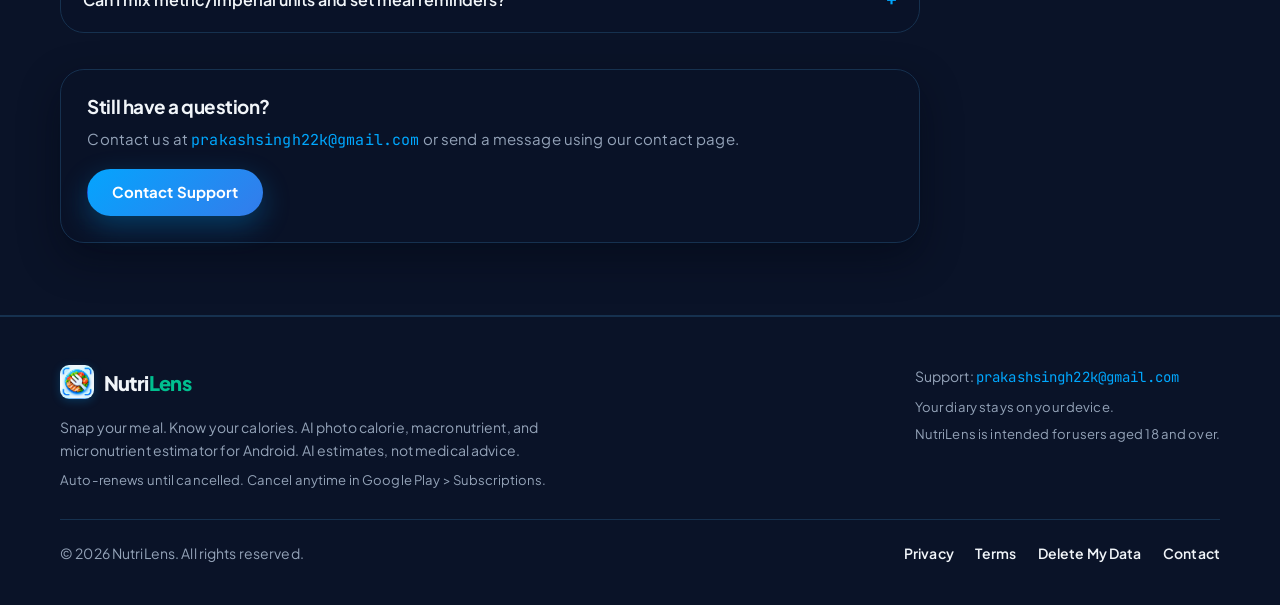
<file: faq.html>
<!doctype html>
<html lang="en" data-theme="dark">
  <head>
    <meta charset="UTF-8" />
    <meta name="viewport" content="width=device-width, initial-scale=1.0" />
    <title>FAQ | NutriLens: AI Calorie Counter</title>
    <meta
      name="description"
      content="Frequently asked questions about NutriLens: AI Calorie Counter—whether NutriLens is a medical app, estimate accuracy, on-device privacy, NutriLens Pro subscriptions, 11 languages, and deleting data."
    />
    <meta property="og:title" content="FAQ | NutriLens: AI Calorie Counter" />
    <meta
      property="og:description"
      content="Answers on AI calorie estimation disclaimers, on-device diary storage, NutriLens Pro plans, 11 languages, and data deletion."
    />
    <meta property="og:type" content="website" />
    <meta property="og:site_name" content="NutriLens" />
    <meta name="twitter:card" content="summary_large_image" />
    <link rel="icon" type="image/png" href="assets/aistudio/file_00000000052c82118041c5dd34757aa6_3f6f37b0.png" />
    <link rel="apple-touch-icon" href="assets/aistudio/file_00000000052c82118041c5dd34757aa6_3f6f37b0.png" />
    <link rel="preconnect" href="https://fonts.googleapis.com" />
    <link rel="preconnect" href="https://fonts.gstatic.com" crossorigin />
    <link
      href="https://fonts.googleapis.com/css2?family=JetBrains+Mono:wght@400;600;700&family=Plus+Jakarta+Sans:wght@400;500;600;700;800&display=swap"
      rel="stylesheet"
    />
    <link rel="stylesheet" href="style.css" />
  </head>
  <body>
    <a href="#main-content" class="skip-link">Skip to main content</a>

    <header class="site-header">
      <div class="container header-inner">
        <a href="index.html" class="brand-lockup" aria-label="NutriLens Home">
          <img
            class="brand-icon"
            src="assets/aistudio/file_00000000052c82118041c5dd34757aa6_3f6f37b0.png"
            alt=""
            width="34"
            height="34"
          />
          <span><span class="brand-nutri">Nutri</span><span class="brand-lens">Lens</span></span>
        </a>

        <nav class="primary-nav" aria-label="Main navigation">
          <a href="features.html" class="nav-link">Features</a>
          <a href="pricing.html" class="nav-link">Pricing</a>
          <a href="faq.html" class="nav-link" aria-current="page">FAQ</a>
          <a href="privacy.html" class="nav-link">Privacy</a>
          <a href="contact.html" class="nav-link">Contact</a>
        </nav>

        <div class="header-actions">
          <a class="btn btn-primary btn-sm" data-play-store-btn hidden>
            <span data-play-label>Get it on Google Play</span>
          </a>
          <button
            type="button"
            class="theme-icon-btn"
            data-theme-toggle
            aria-pressed="true"
            aria-label="Switch to light theme"
            title="Toggle light/dark theme"
          >
            <svg class="icon-thin icon-sun" viewBox="0 0 24 24" aria-hidden="true">
              <circle cx="12" cy="12" r="4"></circle>
              <path d="M12 2v2M12 20v2M4.93 4.93l1.41 1.41M17.66 17.66l1.41 1.41M2 12h2M20 12h2M6.34 17.66l-1.41 1.41M19.07 4.93l-1.41 1.41"></path>
            </svg>
            <svg class="icon-thin icon-moon" viewBox="0 0 24 24" aria-hidden="true">
              <path d="M12 3a6 6 0 0 0 9 9 9 9 0 1 1-9-9Z"></path>
            </svg>
          </button>
          <button
            type="button"
            id="mobile-menu-btn"
            class="mobile-menu-btn"
            aria-expanded="false"
            aria-controls="mobile-nav-drawer"
            aria-label="Toggle navigation menu"
          >
            ☰
          </button>
        </div>
      </div>
    </header>

    <nav id="mobile-nav-drawer" class="mobile-nav-drawer" aria-label="Mobile navigation" hidden>
      <ul class="mobile-nav-list">
        <li><a href="index.html">Home</a></li>
        <li><a href="features.html">Features</a></li>
        <li><a href="pricing.html">Pricing</a></li>
        <li><a href="faq.html" aria-current="page">FAQ</a></li>
        <li><a href="privacy.html">Privacy Policy</a></li>
        <li><a href="terms.html">Terms of Use</a></li>
        <li><a href="delete-account.html">Delete My Data</a></li>
        <li><a href="contact.html">Contact</a></li>
      </ul>
    </nav>

    <main id="main-content">
      <section class="hero-section" style="padding-bottom:2.5rem">
        <div class="container">
          <span class="kicker">Help Center</span>
          <h1 class="display-title">Frequently Asked Questions</h1>
          <p class="hero-lead">
            Answers on AI estimation accuracy, medical disclaimers, on-device diary privacy, NutriLens Pro subscriptions, 11 supported languages, and data deletion.
          </p>
          <div>
            <span class="age-badge">For adults 18+ only</span>
          </div>

          <div style="max-width:740px;margin-top:0.5rem">
            <div class="form-group">
              <label class="form-label" for="faq-search-input">Search questions</label>
              <input
                type="search"
                id="faq-search-input"
                class="form-input"
                placeholder="Search (e.g., medical, accuracy, delete, languages, Pro, reminders)..."
              />
            </div>

            <div style="display:flex;flex-wrap:wrap;align-items:center;justify-content:space-between;gap:1rem">
              <div class="segmented-control" role="group" aria-label="Filter FAQs by category">
                <button type="button" class="segment-btn is-active" data-faq-category="all" aria-pressed="true">All Questions</button>
                <button type="button" class="segment-btn" data-faq-category="accuracy" aria-pressed="false">Accuracy &amp; Medical</button>
                <button type="button" class="segment-btn" data-faq-category="privacy" aria-pressed="false">Privacy &amp; Data</button>
                <button type="button" class="segment-btn" data-faq-category="subscription" aria-pressed="false">NutriLens Pro</button>
                <button type="button" class="segment-btn" data-faq-category="features" aria-pressed="false">Languages &amp; Units</button>
              </div>
            </div>

            <p id="faq-count-status" class="mono text-muted" style="font-size:0.8125rem;margin-top:0.85rem" aria-live="polite">
              Showing 11 of 11 questions
            </p>
          </div>
        </div>
      </section>

      <section class="section section-alt" aria-label="FAQ Accordion List">
        <div class="container">
          <div class="faq-list">
            <div class="faq-item" data-faq-item="accuracy">
              <h2>
                <button type="button" class="faq-trigger" aria-expanded="true" aria-controls="faq-page-1">
                  <span>Is NutriLens a medical app?</span>
                  <span class="faq-icon" aria-hidden="true">+</span>
                </button>
              </h2>
              <div id="faq-page-1" class="faq-panel">
                <p>
                  <strong>No.</strong> NutriLens is a wellness and nutrition estimation tool—not a medical device. All calorie, macro, micronutrient, portion, and BMI numbers are AI-generated estimates and never medical advice. Always read physical product labels for allergens and consult a qualified doctor or registered dietitian for clinical nutrition guidance.
                </p>
              </div>
            </div>

            <div class="faq-item" data-faq-item="accuracy">
              <h2>
                <button type="button" class="faq-trigger" aria-expanded="false" aria-controls="faq-page-2">
                  <span>Are the calories exact?</span>
                  <span class="faq-icon" aria-hidden="true">+</span>
                </button>
              </h2>
              <div id="faq-page-2" class="faq-panel" hidden>
                <p>
                  <strong>No.</strong> Every calorie and macro figure in NutriLens is an AI-generated estimate—never exact. Cameras cannot always see hidden cooking oils, butter, dressings, or sauces inside mixed dishes. You can edit any ingredient or portion weight anytime.
                </p>
              </div>
            </div>

            <div class="faq-item" data-faq-item="privacy">
              <h2>
                <button type="button" class="faq-trigger" aria-expanded="false" aria-controls="faq-page-9">
                  <span>Is NutriLens for kids or teens?</span>
                  <span class="faq-icon" aria-hidden="true">+</span>
                </button>
              </h2>
              <div id="faq-page-9" class="faq-panel" hidden>
                <p>
                  No. NutriLens is for adults aged 18+. Users under 18 are blocked at the date-of-birth step during onboarding. Calorie tracking is not suitable for children and teens.
                </p>
              </div>
            </div>

            <div class="faq-item" data-faq-item="privacy">
              <h2>
                <button type="button" class="faq-trigger" aria-expanded="false" aria-controls="faq-page-3">
                  <span>Does my food diary stay private on my device?</span>
                  <span class="faq-icon" aria-hidden="true">+</span>
                </button>
              </h2>
              <div id="faq-page-3" class="faq-panel" hidden>
                <p>
                  Yes—<strong>your diary stays on your device</strong>. Before your first AI food photo scan or voice/text AI lookup, NutriLens displays a transparent Consent Screen explaining how meal requests are sent solely to generate nutritional estimates.
                </p>
              </div>
            </div>

            <div class="faq-item" data-faq-item="privacy">
              <h2>
                <button type="button" class="faq-trigger" aria-expanded="false" aria-controls="faq-page-4">
                  <span>How do I delete my account and meal data ("Delete My Data")?</span>
                  <span class="faq-icon" aria-hidden="true">+</span>
                </button>
              </h2>
              <div id="faq-page-4" class="faq-panel" hidden>
                <p>
                  Open NutriLens on Android → go to <strong>Settings → Privacy &amp; Data → Delete My Data</strong>, or submit a request on our <a href="delete-account.html">Delete My Data page</a> or by emailing <a href="mailto:prakashsingh22k@gmail.com">prakashsingh22k@gmail.com</a>.
                </p>
              </div>
            </div>

            <div class="faq-item" data-faq-item="subscription">
              <h2>
                <button type="button" class="faq-trigger" aria-expanded="false" aria-controls="faq-page-5">
                  <span>What is included in NutriLens Pro (Monthly &amp; Yearly)?</span>
                  <span class="faq-icon" aria-hidden="true">+</span>
                </button>
              </h2>
              <div id="faq-page-5" class="faq-panel" hidden>
                <p>
                  NutriLens Pro (Monthly US$3.99/month or Yearly US$19.99/year — Save 58%) includes 50 AI scans/day (fair use), prioritized AI processing, 20 voice logs/day, the 7-Day AI Meal Planner with recipes &amp; grocery lists, and the AI Nutrition Assistant (15 chats/day Monthly, 40 chats/day Yearly). See the full table on our <a href="pricing.html">Pricing page</a>.
                </p>
              </div>
            </div>

            <div class="faq-item" data-faq-item="subscription">
              <h2>
                <button type="button" class="faq-trigger" aria-expanded="false" aria-controls="faq-page-6">
                  <span>How do I cancel my subscription?</span>
                  <span class="faq-icon" aria-hidden="true">+</span>
                </button>
              </h2>
              <div id="faq-page-6" class="faq-panel" hidden>
                <p>
                  Subscriptions auto-renew until cancelled. You can cancel anytime in <strong>Google Play &gt; Subscriptions</strong>. Uninstalling the app or deleting local data does not automatically cancel an active Google Play billing cycle.
                </p>
              </div>
            </div>

            <div class="faq-item" data-faq-item="features">
              <h2>
                <button type="button" class="faq-trigger" aria-expanded="false" aria-controls="faq-page-10">
                  <span>Do I need internet to use NutriLens?</span>
                  <span class="faq-icon" aria-hidden="true">+</span>
                </button>
              </h2>
              <div id="faq-page-10" class="faq-panel" hidden>
                <p>
                  AI food photo scanning, voice logging, and the AI Nutrition Assistant chatbot require an internet connection to generate estimates. Your food diary and meal logs are stored on your device.
                </p>
              </div>
            </div>

            <div class="faq-item" data-faq-item="accuracy">
              <h2>
                <button type="button" class="faq-trigger" aria-expanded="false" aria-controls="faq-page-11">
                  <span>How accurate are the AI food photo estimates?</span>
                  <span class="faq-icon" aria-hidden="true">+</span>
                </button>
              </h2>
              <div id="faq-page-11" class="faq-panel" hidden>
                <p>
                  Every calorie and macro number in NutriLens is an <strong>approximation</strong>. Cameras cannot see hidden cooking oils, butter, dressings, or sauces inside mixed dishes. You can edit any ingredient or portion weight (g or oz) manually after scanning.
                </p>
              </div>
            </div>

            <div class="faq-item" data-faq-item="features">
              <h2>
                <button type="button" class="faq-trigger" aria-expanded="false" aria-controls="faq-page-7">
                  <span>Which 11 languages does NutriLens support?</span>
                  <span class="faq-icon" aria-hidden="true">+</span>
                </button>
              </h2>
              <div id="faq-page-7" class="faq-panel" hidden>
                <p>
                  NutriLens supports 11 languages: <strong data-languages-list="inline">English, Spanish (Español), French (Français), German (Deutsch), Italian (Italiano), Portuguese (Português), Dutch (Nederlands), Polish (Polski), Hindi (हिन्दी), Japanese (日本語), and Korean (한국어)</strong>.
                </p>
              </div>
            </div>

            <div class="faq-item" data-faq-item="features">
              <h2>
                <button type="button" class="faq-trigger" aria-expanded="false" aria-controls="faq-page-8">
                  <span>Can I mix metric/imperial units and set meal reminders?</span>
                  <span class="faq-icon" aria-hidden="true">+</span>
                </button>
              </h2>
              <div id="faq-page-8" class="faq-panel" hidden>
                <p>
                  Yes! Choose independently between <strong>kg or lb</strong>, <strong>cm or ft-in</strong>, <strong>kcal or kJ</strong>, and <strong>g or oz</strong>, and schedule custom Android background reminders for breakfast, lunch, dinner, snacks, and hydration.
                </p>
              </div>
            </div>
          </div>

          <div class="card" style="margin-top:2.25rem;max-width:860px">
            <h2 class="card-title">Still have a question?</h2>
            <p class="card-text" style="margin-bottom:1rem">
              Contact us at <a href="mailto:prakashsingh22k@gmail.com" class="mono">prakashsingh22k@gmail.com</a> or send a message using our contact page.
            </p>
            <a href="contact.html" class="btn btn-primary">Contact Support</a>
          </div>
        </div>
      </section>
    </main>

    <footer class="site-footer">
      <div class="container">
        <div class="footer-top">
          <div>
            <a href="index.html" class="brand-lockup">
              <img
                class="brand-icon"
                src="assets/aistudio/file_00000000052c82118041c5dd34757aa6_3f6f37b0.png"
                alt=""
                width="34"
                height="34"
              />
              <span><span class="brand-nutri">Nutri</span><span class="brand-lens">Lens</span></span>
            </a>
            <p style="margin-top:0.65rem;max-width:52ch">
              Snap your meal. Know your calories. AI photo calorie, macronutrient, and micronutrient estimator for Android. AI estimates, not medical advice.
            </p>
            <p style="margin-top:0.45rem;font-size:0.82rem" data-config-price="renewalNote">
              Auto-renews until cancelled. Cancel anytime in Google Play &gt; Subscriptions.
            </p>
          </div>
          <div>
            <p style="margin-bottom:0.4rem">
              Support: <a href="mailto:prakashsingh22k@gmail.com" class="mono">prakashsingh22k@gmail.com</a>
            </p>
            <p style="font-size:0.82rem">Your diary stays on your device.</p>
            <p style="font-size:0.82rem;margin-top:0.35rem">NutriLens is intended for users aged 18 and over.</p>
          </div>
        </div>

        <div class="footer-bottom">
          <div>© 2026 NutriLens. All rights reserved.</div>
          <ul class="footer-links" aria-label="Footer navigation">
            <li><a href="privacy.html">Privacy</a></li>
            <li><a href="terms.html">Terms</a></li>
            <li><a href="delete-account.html">Delete My Data</a></li>
            <li><a href="contact.html">Contact</a></li>
          </ul>
        </div>
      </div>
    </footer>

    <script src="script.js" defer></script>
  </body>
</html>
</file>
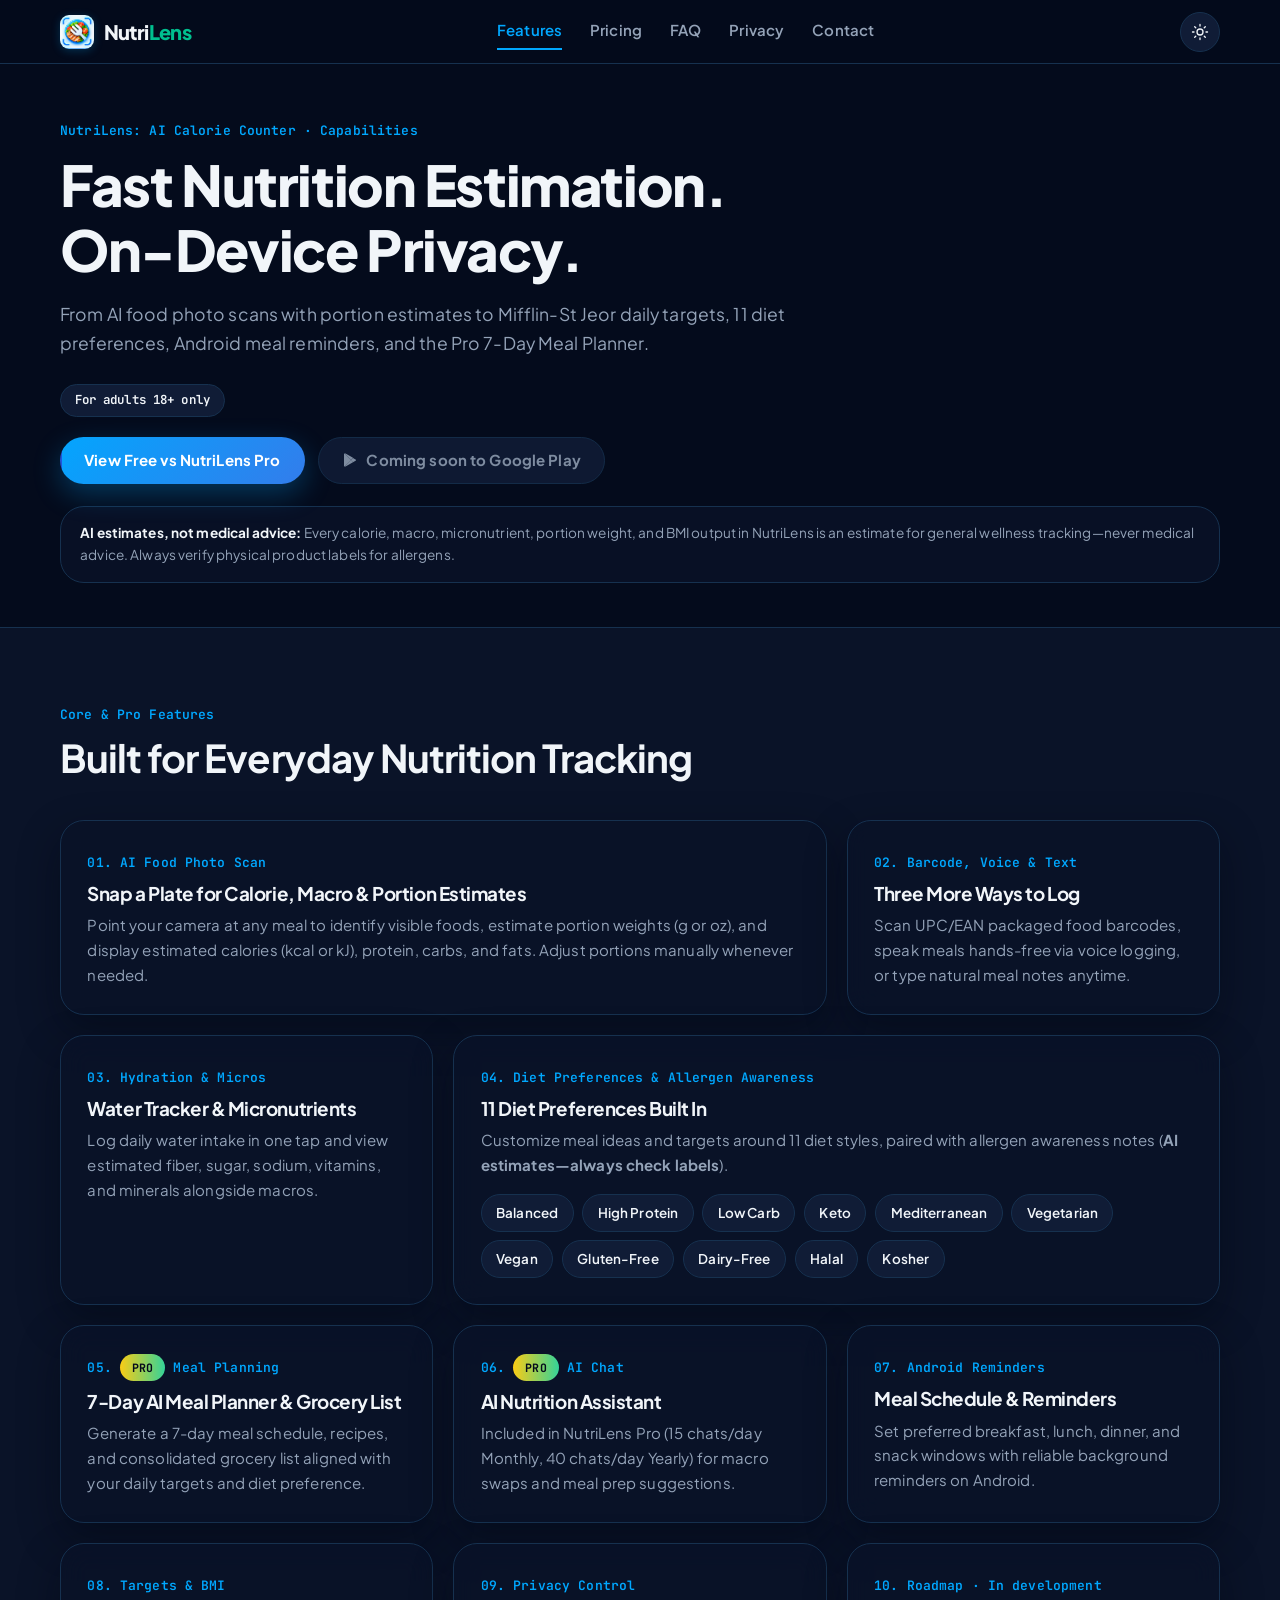
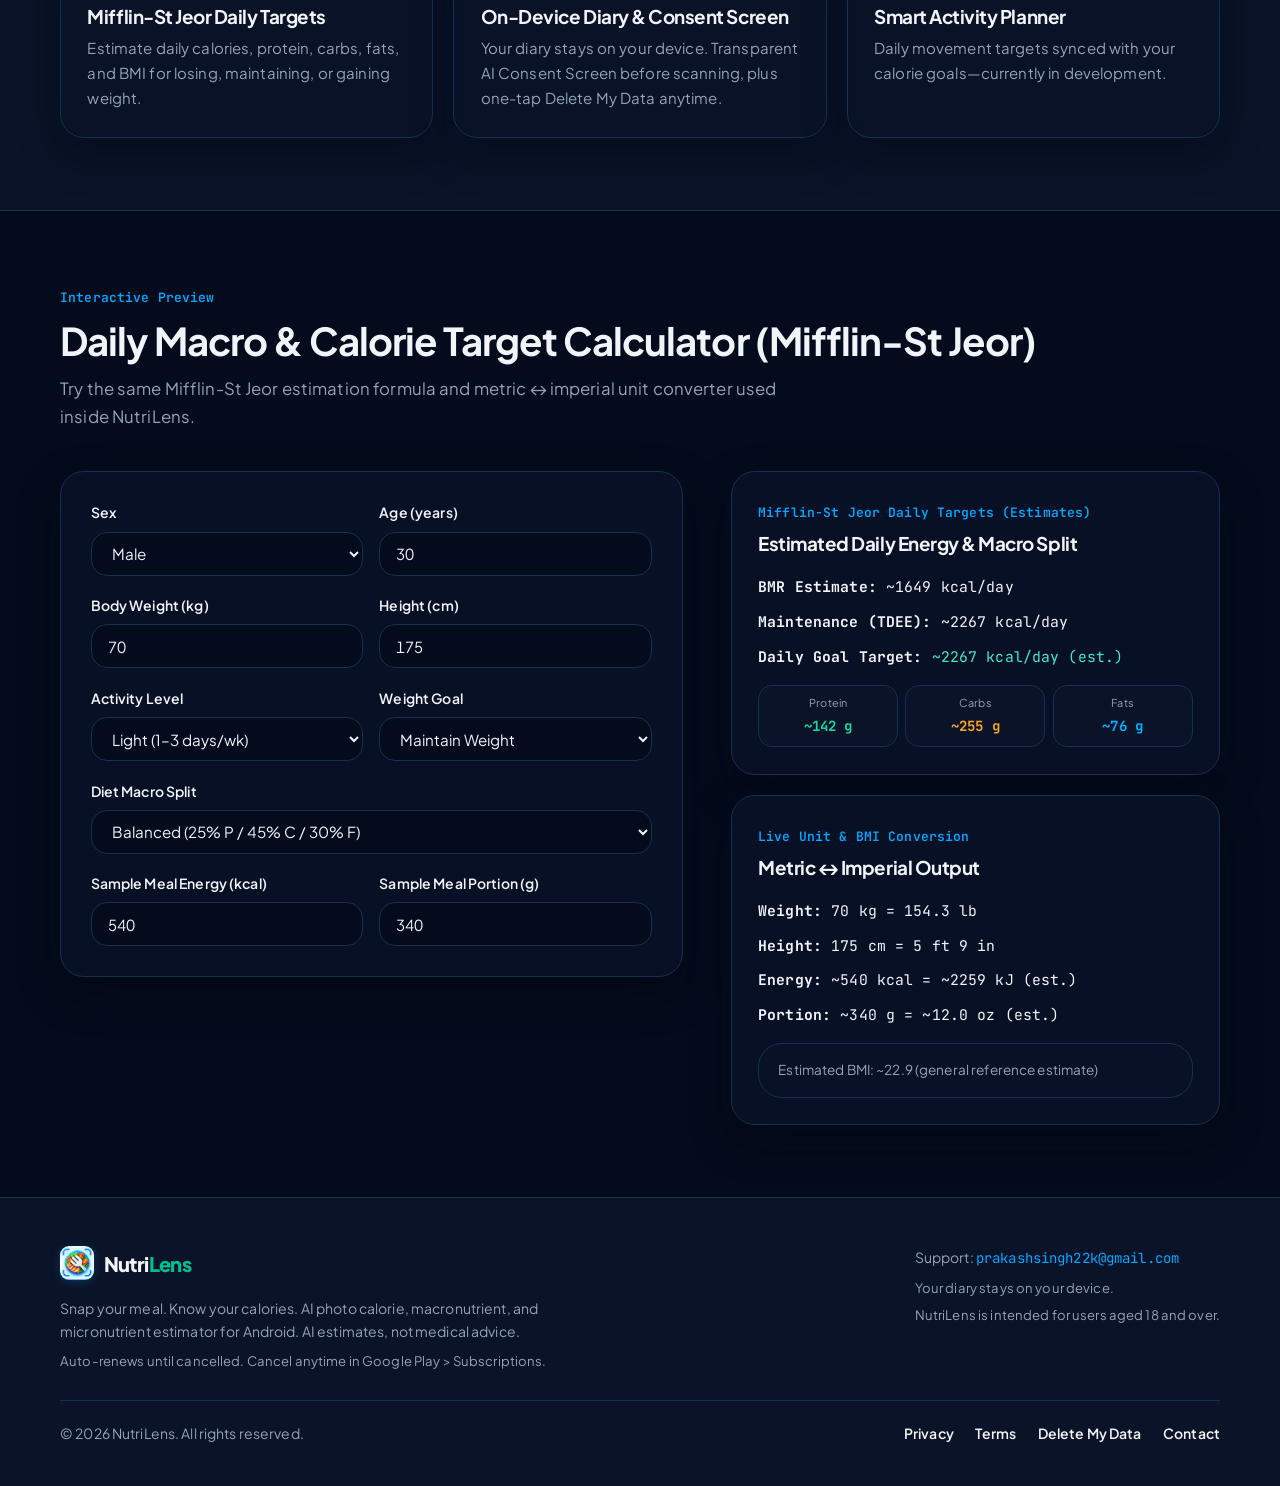
<file: features.html>
<!doctype html>
<html lang="en" data-theme="dark">
  <head>
    <meta charset="UTF-8" />
    <meta name="viewport" content="width=device-width, initial-scale=1.0" />
    <title>Features | NutriLens: AI Calorie Counter</title>
    <meta
      name="description"
      content="Explore NutriLens features: AI food photo scan with portion estimates, barcode scanner, voice/text logging, Mifflin-St Jeor target calculator, 11 diet preferences, 7-day meal planner, and 11 languages."
    />
    <meta property="og:title" content="Features | NutriLens: AI Calorie Counter" />
    <meta
      property="og:description"
      content="Discover how NutriLens estimates calories, macros, and micronutrients across 11 diet preferences and 11 languages while keeping your diary on your device."
    />
    <meta property="og:type" content="website" />
    <meta property="og:site_name" content="NutriLens" />
    <meta name="twitter:card" content="summary_large_image" />
    <link rel="icon" type="image/png" href="assets/aistudio/file_00000000052c82118041c5dd34757aa6_3f6f37b0.png" />
    <link rel="apple-touch-icon" href="assets/aistudio/file_00000000052c82118041c5dd34757aa6_3f6f37b0.png" />
    <link rel="preconnect" href="https://fonts.googleapis.com" />
    <link rel="preconnect" href="https://fonts.gstatic.com" crossorigin />
    <link
      href="https://fonts.googleapis.com/css2?family=JetBrains+Mono:wght@400;600;700&family=Plus+Jakarta+Sans:wght@400;500;600;700;800&display=swap"
      rel="stylesheet"
    />
    <link rel="stylesheet" href="style.css" />
  </head>
  <body>
    <a href="#main-content" class="skip-link">Skip to main content</a>

    <header class="site-header">
      <div class="container header-inner">
        <a href="index.html" class="brand-lockup" aria-label="NutriLens Home">
          <img
            class="brand-icon"
            src="assets/aistudio/file_00000000052c82118041c5dd34757aa6_3f6f37b0.png"
            alt=""
            width="34"
            height="34"
          />
          <span><span class="brand-nutri">Nutri</span><span class="brand-lens">Lens</span></span>
        </a>

        <nav class="primary-nav" aria-label="Main navigation">
          <a href="features.html" class="nav-link" aria-current="page">Features</a>
          <a href="pricing.html" class="nav-link">Pricing</a>
          <a href="faq.html" class="nav-link">FAQ</a>
          <a href="privacy.html" class="nav-link">Privacy</a>
          <a href="contact.html" class="nav-link">Contact</a>
        </nav>

        <div class="header-actions">
          <a class="btn btn-primary btn-sm" data-play-store-btn hidden>
            <span data-play-label>Get it on Google Play</span>
          </a>
          <button
            type="button"
            class="theme-icon-btn"
            data-theme-toggle
            aria-pressed="true"
            aria-label="Switch to light theme"
            title="Toggle light/dark theme"
          >
            <svg class="icon-thin icon-sun" viewBox="0 0 24 24" aria-hidden="true">
              <circle cx="12" cy="12" r="4"></circle>
              <path d="M12 2v2M12 20v2M4.93 4.93l1.41 1.41M17.66 17.66l1.41 1.41M2 12h2M20 12h2M6.34 17.66l-1.41 1.41M19.07 4.93l-1.41 1.41"></path>
            </svg>
            <svg class="icon-thin icon-moon" viewBox="0 0 24 24" aria-hidden="true">
              <path d="M12 3a6 6 0 0 0 9 9 9 9 0 1 1-9-9Z"></path>
            </svg>
          </button>
          <button
            type="button"
            id="mobile-menu-btn"
            class="mobile-menu-btn"
            aria-expanded="false"
            aria-controls="mobile-nav-drawer"
            aria-label="Toggle navigation menu"
          >
            ☰
          </button>
        </div>
      </div>
    </header>

    <nav id="mobile-nav-drawer" class="mobile-nav-drawer" aria-label="Mobile navigation" hidden>
      <ul class="mobile-nav-list">
        <li><a href="index.html">Home</a></li>
        <li><a href="features.html" aria-current="page">Features</a></li>
        <li><a href="pricing.html">Pricing</a></li>
        <li><a href="faq.html">FAQ</a></li>
        <li><a href="privacy.html">Privacy Policy</a></li>
        <li><a href="terms.html">Terms of Use</a></li>
        <li><a href="delete-account.html">Delete My Data</a></li>
        <li><a href="contact.html">Contact</a></li>
      </ul>
    </nav>

    <main id="main-content">
      <section class="hero-section" style="padding-bottom:2.75rem">
        <div class="container">
          <span class="kicker">NutriLens: AI Calorie Counter · Capabilities</span>
          <h1 class="display-title">Fast Nutrition Estimation. On-Device Privacy.</h1>
          <p class="hero-lead">
            From AI food photo scans with portion estimates to Mifflin-St Jeor daily targets, 11 diet preferences, Android meal reminders, and the Pro 7-Day Meal Planner.
          </p>
          <div>
            <span class="age-badge">For adults 18+ only</span>
          </div>
          <div class="hero-cta-row">
            <a href="pricing.html" class="btn btn-primary">View Free vs NutriLens Pro</a>
            <a
              class="btn btn-secondary"
              data-play-store-btn
              data-play-visible="always"
              aria-disabled="true"
              aria-label="Coming soon to Google Play"
            >
              <svg class="play-icon" viewBox="0 0 24 24" aria-hidden="true" style="width:16px;height:16px;flex-shrink:0">
                <path fill="currentColor" d="M3.6 2.3a1.4 1.4 0 0 0-.6 1.2v17a1.4 1.4 0 0 0 .6 1.2l.1.1 9.5-9.5v-.2L3.7 2.2l-.1.1z"></path>
                <path fill="currentColor" d="M16.4 15.5l-3.2-3.2v-.2l3.2-3.2.1.1 3.8 2.1c1.1.6 1.1 1.6 0 2.2l-3.8 2.1-.1.1z"></path>
                <path fill="currentColor" d="M16.5 15.4L13.2 12 3.6 21.6c.4.4 1 .4 1.7 0l11.2-6.2z"></path>
                <path fill="currentColor" d="M16.5 8.6L5.3 2.4c-.7-.4-1.3-.4-1.7 0L13.2 12l3.3-3.4z"></path>
              </svg>
              <span data-play-label>Coming soon to Google Play</span>
            </a>
          </div>
          <div class="estimate-notice" role="note">
            <strong>AI estimates, not medical advice:</strong> Every calorie, macro, micronutrient, portion weight, and BMI output in NutriLens is an estimate for general wellness tracking—never medical advice. Always verify physical product labels for allergens.
          </div>
        </div>
      </section>

      <section class="section section-alt" aria-labelledby="all-capabilities-heading">
        <div class="container">
          <div class="section-header" data-reveal>
            <span class="kicker">Core &amp; Pro Features</span>
            <h2 id="all-capabilities-heading" class="section-title">Built for Everyday Nutrition Tracking</h2>
          </div>

          <div class="bento-grid">
            <article class="card bento-span-2" data-reveal style="--reveal-delay:0ms">
              <span class="card-index">01. AI Food Photo Scan</span>
              <h3 class="card-title">Snap a Plate for Calorie, Macro &amp; Portion Estimates</h3>
              <p class="card-text">
                Point your camera at any meal to identify visible foods, estimate portion weights (g or oz), and display estimated calories (kcal or kJ), protein, carbs, and fats. Adjust portions manually whenever needed.
              </p>
            </article>

            <article class="card" data-reveal style="--reveal-delay:60ms">
              <span class="card-index">02. Barcode, Voice &amp; Text</span>
              <h3 class="card-title">Three More Ways to Log</h3>
              <p class="card-text">
                Scan UPC/EAN packaged food barcodes, speak meals hands-free via voice logging, or type natural meal notes anytime.
              </p>
            </article>

            <article class="card" data-reveal style="--reveal-delay:100ms">
              <span class="card-index">03. Hydration &amp; Micros</span>
              <h3 class="card-title">Water Tracker &amp; Micronutrients</h3>
              <p class="card-text">
                Log daily water intake in one tap and view estimated fiber, sugar, sodium, vitamins, and minerals alongside macros.
              </p>
            </article>

            <article class="card bento-span-2" data-reveal style="--reveal-delay:140ms">
              <span class="card-index">04. Diet Preferences &amp; Allergen Awareness</span>
              <h3 class="card-title">11 Diet Preferences Built In</h3>
              <p class="card-text">
                Customize meal ideas and targets around 11 diet styles, paired with allergen awareness notes (<strong>AI estimates—always check labels</strong>).
              </p>
              <div class="diet-chip-list">
                <span class="diet-chip">Balanced</span>
                <span class="diet-chip">High Protein</span>
                <span class="diet-chip">Low Carb</span>
                <span class="diet-chip">Keto</span>
                <span class="diet-chip">Mediterranean</span>
                <span class="diet-chip">Vegetarian</span>
                <span class="diet-chip">Vegan</span>
                <span class="diet-chip">Gluten-Free</span>
                <span class="diet-chip">Dairy-Free</span>
                <span class="diet-chip">Halal</span>
                <span class="diet-chip">Kosher</span>
              </div>
            </article>

            <article class="card" data-reveal style="--reveal-delay:180ms">
              <span class="card-index">05. <span class="pro-badge">PRO</span> Meal Planning</span>
              <h3 class="card-title">7-Day AI Meal Planner &amp; Grocery List</h3>
              <p class="card-text">
                Generate a 7-day meal schedule, recipes, and consolidated grocery list aligned with your daily targets and diet preference.
              </p>
            </article>

            <article class="card" data-reveal style="--reveal-delay:220ms">
              <span class="card-index">06. <span class="pro-badge">PRO</span> AI Chat</span>
              <h3 class="card-title">AI Nutrition Assistant</h3>
              <p class="card-text">
                Included in NutriLens Pro (15 chats/day Monthly, 40 chats/day Yearly) for macro swaps and meal prep suggestions.
              </p>
            </article>

            <article class="card" data-reveal style="--reveal-delay:260ms">
              <span class="card-index">07. Android Reminders</span>
              <h3 class="card-title">Meal Schedule &amp; Reminders</h3>
              <p class="card-text">
                Set preferred breakfast, lunch, dinner, and snack windows with reliable background reminders on Android.
              </p>
            </article>

            <article class="card" data-reveal style="--reveal-delay:300ms">
              <span class="card-index">08. Targets &amp; BMI</span>
              <h3 class="card-title">Mifflin-St Jeor Daily Targets</h3>
              <p class="card-text">
                Estimate daily calories, protein, carbs, fats, and BMI for losing, maintaining, or gaining weight.
              </p>
            </article>

            <article class="card" data-reveal style="--reveal-delay:340ms">
              <span class="card-index">09. Privacy Control</span>
              <h3 class="card-title">On-Device Diary &amp; Consent Screen</h3>
              <p class="card-text">
                Your diary stays on your device. Transparent AI Consent Screen before scanning, plus one-tap Delete My Data anytime.
              </p>
            </article>

            <article class="card" data-reveal style="--reveal-delay:380ms">
              <span class="card-index">10. Roadmap · In development</span>
              <h3 class="card-title">Smart Activity Planner</h3>
              <p class="card-text">
                Daily movement targets synced with your calorie goals—currently in development.
              </p>
            </article>
          </div>
        </div>
      </section>

      <!-- Interactive Mifflin-St Jeor Daily Target & Unit/BMI Calculator -->
      <section class="section" aria-labelledby="calculator-heading">
        <div class="container">
          <div class="section-header" data-reveal>
            <span class="kicker">Interactive Preview</span>
            <h2 id="calculator-heading" class="section-title">
              Daily Macro &amp; Calorie Target Calculator (Mifflin-St Jeor)
            </h2>
            <p class="section-subtitle">
              Try the same Mifflin-St Jeor estimation formula and metric ↔ imperial unit converter used inside NutriLens.
            </p>
          </div>

          <div class="hero-grid" style="align-items:start">
            <div class="form-card">
              <div class="form-row-2">
                <div class="form-group">
                  <label class="form-label" for="calc-sex">Sex</label>
                  <select id="calc-sex" class="form-select">
                    <option value="male">Male</option>
                    <option value="female">Female</option>
                  </select>
                </div>
                <div class="form-group">
                  <label class="form-label" for="calc-age">Age (years)</label>
                  <input type="number" id="calc-age" class="form-input mono" value="30" min="15" max="100" />
                </div>
              </div>

              <div class="form-row-2">
                <div class="form-group">
                  <label class="form-label" for="calc-weight-kg">Body Weight (kg)</label>
                  <input type="number" id="calc-weight-kg" class="form-input mono" value="70" min="30" max="300" step="0.5" />
                </div>
                <div class="form-group">
                  <label class="form-label" for="calc-height-cm">Height (cm)</label>
                  <input type="number" id="calc-height-cm" class="form-input mono" value="175" min="100" max="250" step="1" />
                </div>
              </div>

              <div class="form-row-2">
                <div class="form-group">
                  <label class="form-label" for="calc-activity">Activity Level</label>
                  <select id="calc-activity" class="form-select">
                    <option value="sedentary">Sedentary (desk job)</option>
                    <option value="light" selected>Light (1–3 days/wk)</option>
                    <option value="moderate">Moderate (3–5 days/wk)</option>
                    <option value="active">Active (6–7 days/wk)</option>
                  </select>
                </div>
                <div class="form-group">
                  <label class="form-label" for="calc-goal">Weight Goal</label>
                  <select id="calc-goal" class="form-select">
                    <option value="lose">Lose Weight (-400 kcal)</option>
                    <option value="maintain" selected>Maintain Weight</option>
                    <option value="gain">Build / Gain (+300 kcal)</option>
                  </select>
                </div>
              </div>

              <div class="form-group">
                <label class="form-label" for="calc-diet">Diet Macro Split</label>
                <select id="calc-diet" class="form-select">
                  <option value="balanced" selected>Balanced (25% P / 45% C / 30% F)</option>
                  <option value="high_protein">High Protein (35% P / 35% C / 30% F)</option>
                  <option value="low_carb">Low Carb (30% P / 25% C / 45% F)</option>
                  <option value="keto">Keto (25% P / 8% C / 67% F)</option>
                </select>
              </div>

              <div class="form-row-2">
                <div class="form-group" style="margin-bottom:0">
                  <label class="form-label" for="calc-energy-kcal">Sample Meal Energy (kcal)</label>
                  <input type="number" id="calc-energy-kcal" class="form-input mono" value="540" min="0" max="5000" step="10" />
                </div>
                <div class="form-group" style="margin-bottom:0">
                  <label class="form-label" for="calc-portion-g">Sample Meal Portion (g)</label>
                  <input type="number" id="calc-portion-g" class="form-input mono" value="340" min="0" max="3000" step="5" />
                </div>
              </div>
            </div>

            <div style="display:flex;flex-direction:column;gap:1.25rem">
              <div class="card">
                <span class="card-index">Mifflin-St Jeor Daily Targets (Estimates)</span>
                <h3 class="card-title">Estimated Daily Energy &amp; Macro Split</h3>
                <ul class="feature-check-list mono" style="margin-bottom:1rem">
                  <li><strong>BMR Estimate:</strong> <span id="out-bmr-est">~1,649 kcal/day</span></li>
                  <li><strong>Maintenance (TDEE):</strong> <span id="out-tdee-est">~2,267 kcal/day</span></li>
                  <li><strong>Daily Goal Target:</strong> <span id="out-target-kcal" class="text-mint">~2,267 kcal/day (est.)</span></li>
                </ul>
                <div class="macro-grid">
                  <div class="macro-cell">
                    <span class="macro-label">Protein</span>
                    <span id="out-target-protein" class="macro-val text-protein">~142 g</span>
                  </div>
                  <div class="macro-cell">
                    <span class="macro-label">Carbs</span>
                    <span id="out-target-carbs" class="macro-val text-carbs">~255 g</span>
                  </div>
                  <div class="macro-cell">
                    <span class="macro-label">Fats</span>
                    <span id="out-target-fats" class="macro-val text-fats">~76 g</span>
                  </div>
                </div>
              </div>

              <div class="card">
                <span class="card-index">Live Unit &amp; BMI Conversion</span>
                <h3 class="card-title">Metric ↔ Imperial Output</h3>
                <ul class="feature-check-list mono" style="margin-bottom:1rem">
                  <li><strong>Weight:</strong> <span id="out-weight-conv">70 kg = 154.3 lb</span></li>
                  <li><strong>Height:</strong> <span id="out-height-conv">175 cm = 5 ft 9 in</span></li>
                  <li><strong>Energy:</strong> <span id="out-energy-conv">~540 kcal = ~2259 kJ (est.)</span></li>
                  <li><strong>Portion:</strong> <span id="out-portion-conv">~340 g = ~12.0 oz (est.)</span></li>
                </ul>
                <div class="estimate-notice" id="out-bmi-est" style="margin-top:0">
                  Estimated BMI: ~22.9 (general reference estimate)
                </div>
              </div>
            </div>
          </div>
        </div>
      </section>
    </main>

    <footer class="site-footer">
      <div class="container">
        <div class="footer-top">
          <div>
            <a href="index.html" class="brand-lockup">
              <img
                class="brand-icon"
                src="assets/aistudio/file_00000000052c82118041c5dd34757aa6_3f6f37b0.png"
                alt=""
                width="34"
                height="34"
              />
              <span><span class="brand-nutri">Nutri</span><span class="brand-lens">Lens</span></span>
            </a>
            <p style="margin-top:0.65rem;max-width:52ch">
              Snap your meal. Know your calories. AI photo calorie, macronutrient, and micronutrient estimator for Android. AI estimates, not medical advice.
            </p>
            <p style="margin-top:0.45rem;font-size:0.82rem" data-config-price="renewalNote">
              Auto-renews until cancelled. Cancel anytime in Google Play &gt; Subscriptions.
            </p>
          </div>
          <div>
            <p style="margin-bottom:0.4rem">
              Support: <a href="mailto:prakashsingh22k@gmail.com" class="mono">prakashsingh22k@gmail.com</a>
            </p>
            <p style="font-size:0.82rem">Your diary stays on your device.</p>
            <p style="font-size:0.82rem;margin-top:0.35rem">NutriLens is intended for users aged 18 and over.</p>
          </div>
        </div>

        <div class="footer-bottom">
          <div>© 2026 NutriLens. All rights reserved.</div>
          <ul class="footer-links" aria-label="Footer navigation">
            <li><a href="privacy.html">Privacy</a></li>
            <li><a href="terms.html">Terms</a></li>
            <li><a href="delete-account.html">Delete My Data</a></li>
            <li><a href="contact.html">Contact</a></li>
          </ul>
        </div>
      </div>
    </footer>

    <script src="script.js" defer></script>
  </body>
</html>
</file>
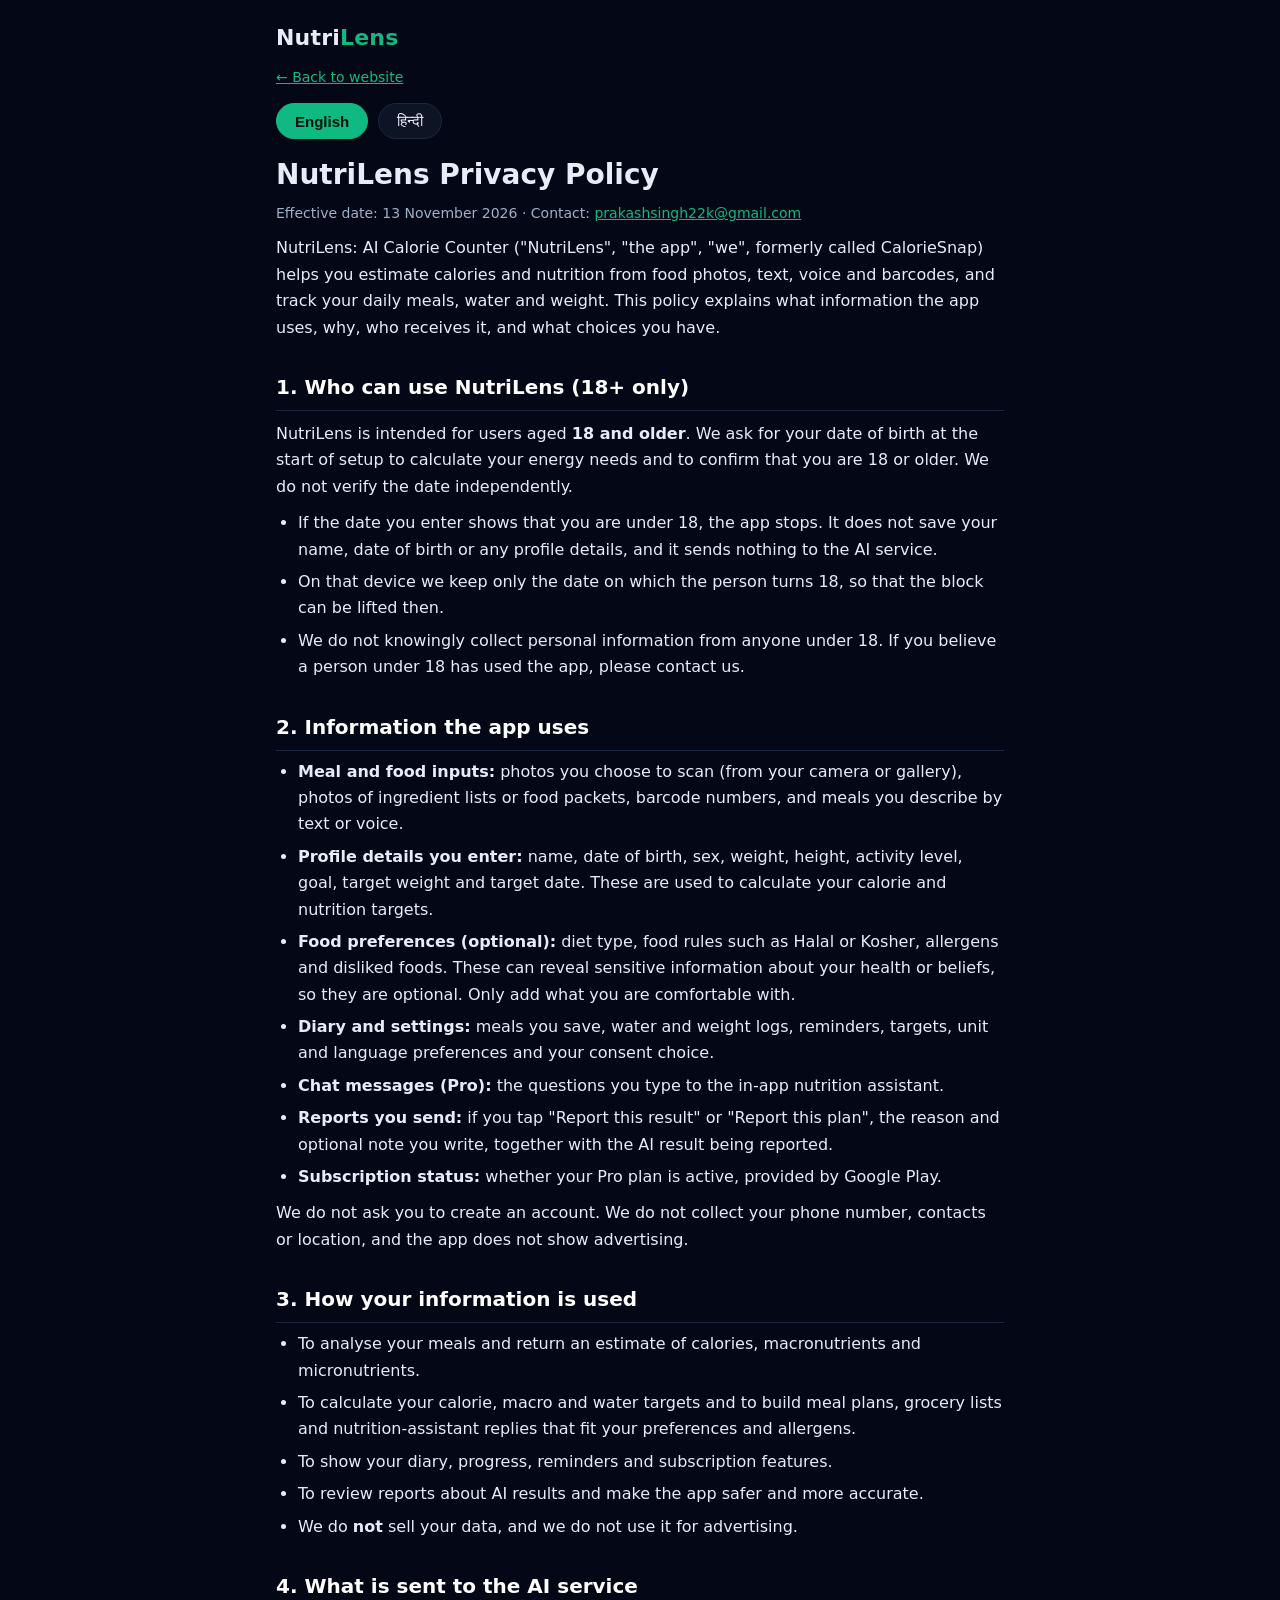
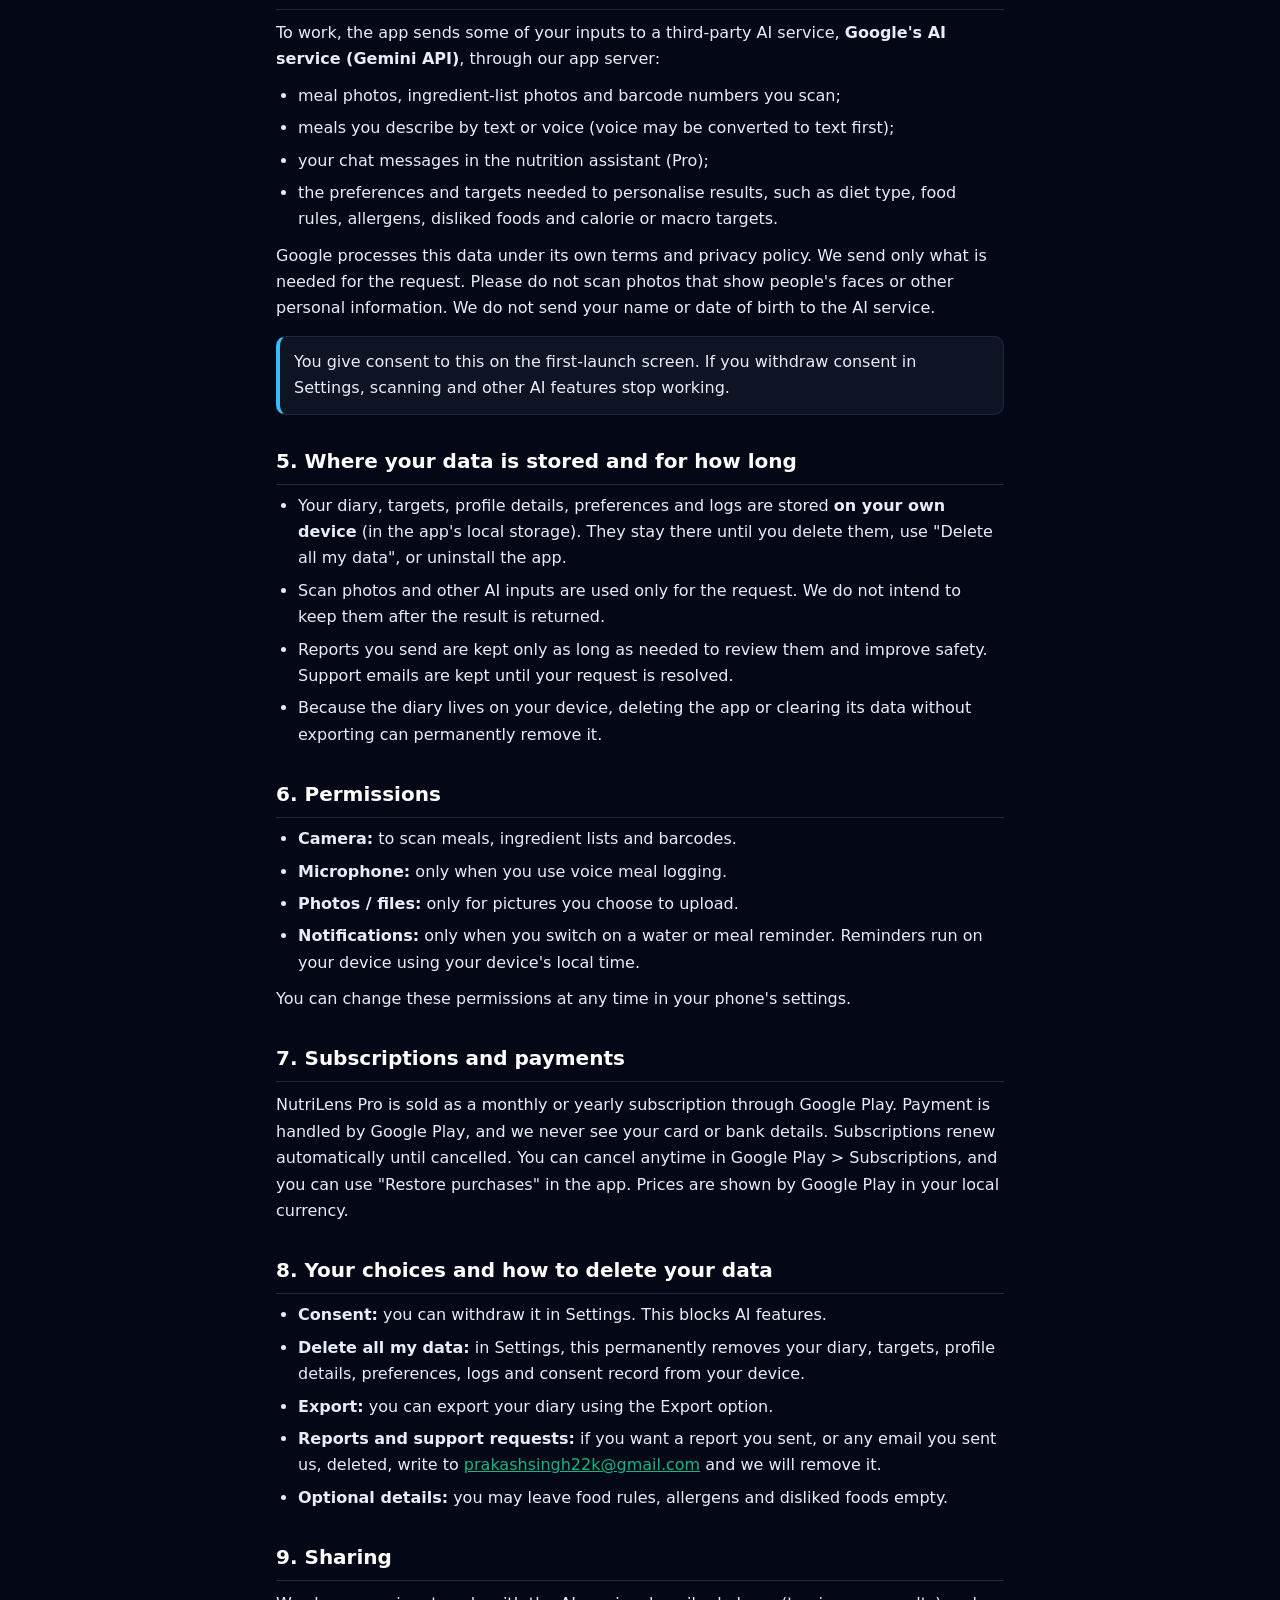
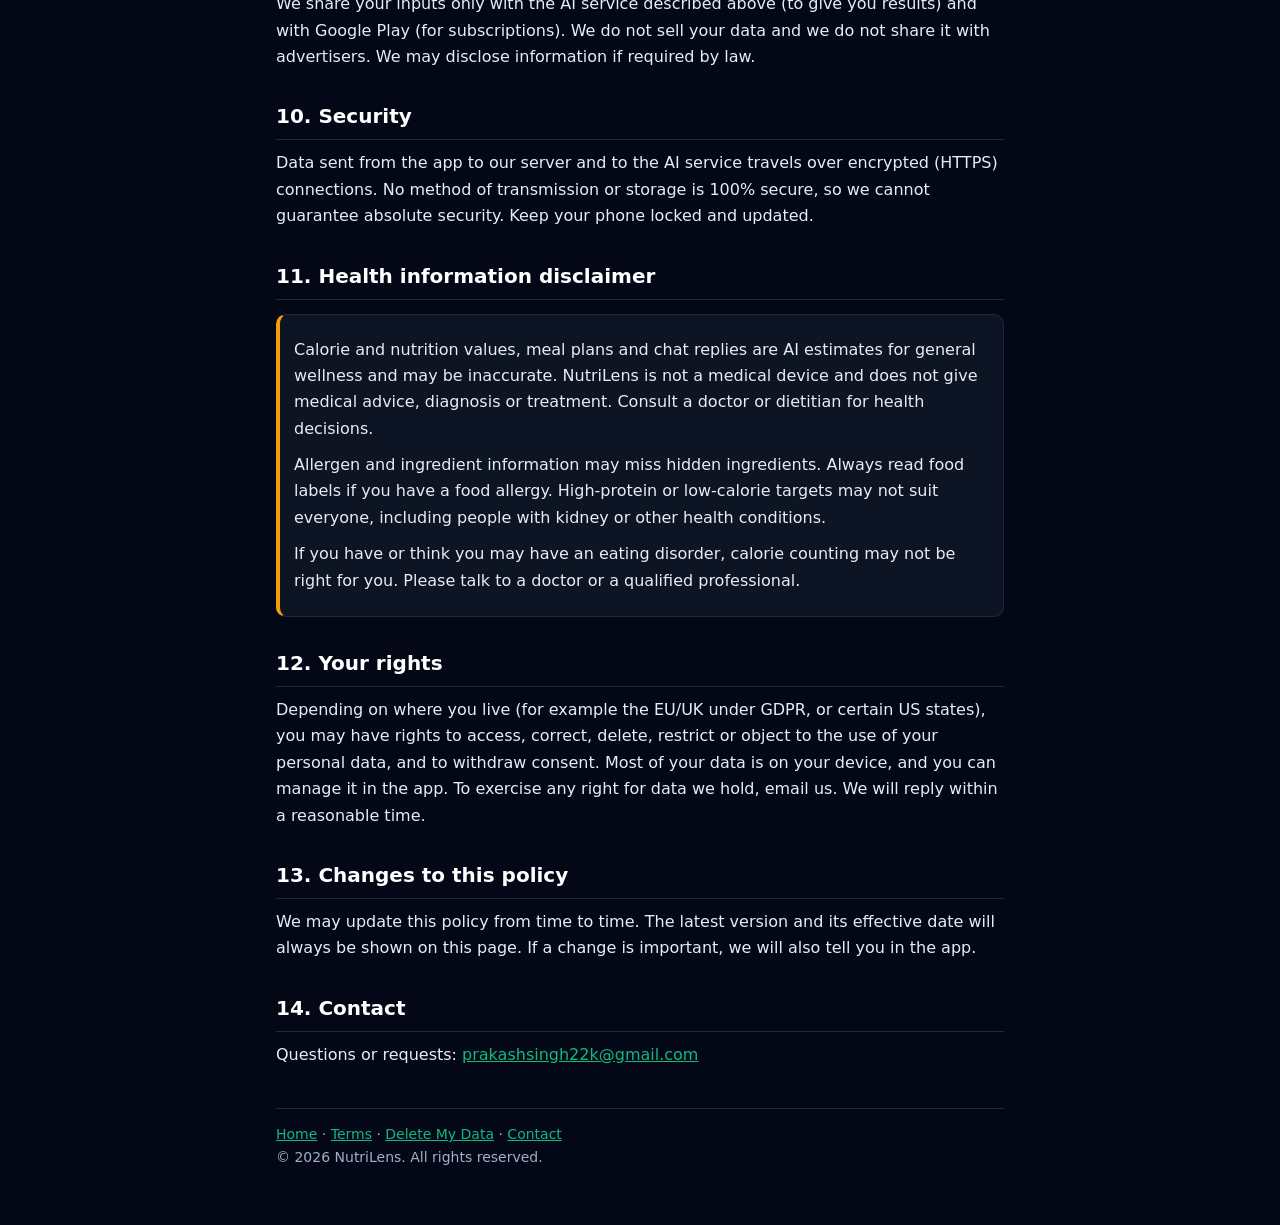
<file: nutrilens-privacy.html>
<!doctype html>
<html lang="en">
<head>
<meta charset="utf-8">
<meta name="viewport" content="width=device-width, initial-scale=1">
<title>NutriLens Privacy Policy</title>
<meta name="description" content="Privacy Policy of NutriLens: AI Calorie Counter. NutriLens is for users aged 18 and older.">
<style>
  :root{
    --bg:#040816; --card:#0d1424; --line:#1c2740; --text:#e6edf7; --muted:#9fb0c8;
    --accent:#10b981; --sky:#38bdf8;
  }
  *{box-sizing:border-box}
  [hidden]{display:none!important}
  body{margin:0;background:var(--bg);color:var(--text);font:16px/1.65 system-ui,-apple-system,"Segoe UI",Roboto,"Noto Sans","Noto Sans Devanagari",sans-serif}
  .wrap{max-width:760px;margin:0 auto;padding:20px 16px 56px}
  .brand{font-weight:800;font-size:22px;letter-spacing:.2px}
  .brand span{color:var(--accent)}
  .toggle{display:flex;gap:10px;margin:14px 0 6px}
  .toggle button{background:var(--card);color:var(--text);border:1px solid var(--line);border-radius:999px;padding:8px 18px;font-size:15px;cursor:pointer}
  .toggle button.on{background:var(--accent);color:#04120d;border-color:var(--accent);font-weight:700}
  h1{font-size:28px;line-height:1.25;margin:18px 0 6px}
  h2{font-size:20px;margin:30px 0 8px;padding-bottom:6px;border-bottom:1px solid var(--line);color:#fff}
  p{margin:10px 0}
  ul{padding-left:22px;margin:8px 0}
  li{margin:6px 0}
  .meta{color:var(--muted);font-size:14px}
  a{color:var(--accent)}
  .note{background:var(--card);border:1px solid var(--line);border-left:4px solid var(--sky);border-radius:10px;padding:12px 14px;margin:14px 0}
  .warn{border-left-color:#f59e0b}
  footer{margin-top:40px;color:var(--muted);font-size:14px;border-top:1px solid var(--line);padding-top:14px}
</style>
</head>
<body>
<div class="wrap">
  <div class="brand"><a href="index.html" style="color:inherit;text-decoration:none">Nutri<span>Lens</span></a></div>
  <p class="meta"><a href="index.html">&larr; Back to website</a></p>
  <div class="toggle" role="group" aria-label="Language">
    <button id="btn-en" class="on" type="button" onclick="setLang('en')">English</button>
    <button id="btn-hi" type="button" onclick="setLang('hi')">हिन्दी</button>
  </div>

  <!-- ===================== ENGLISH ===================== -->
  <div class="lang" data-lang="en">
    <h1>NutriLens Privacy Policy</h1>
    <p class="meta">Effective date: 13 November 2026 · Contact: <a href="mailto:prakashsingh22k@gmail.com">prakashsingh22k@gmail.com</a></p>
    <p>NutriLens: AI Calorie Counter ("NutriLens", "the app", "we", formerly called CalorieSnap) helps you estimate calories and nutrition from food photos, text, voice and barcodes, and track your daily meals, water and weight. This policy explains what information the app uses, why, who receives it, and what choices you have.</p>

    <h2 id="en-age">1. Who can use NutriLens (18+ only)</h2>
    <p>NutriLens is intended for users aged <strong>18 and older</strong>. We ask for your date of birth at the start of setup to calculate your energy needs and to confirm that you are 18 or older. We do not verify the date independently.</p>
    <ul>
      <li>If the date you enter shows that you are under 18, the app stops. It does not save your name, date of birth or any profile details, and it sends nothing to the AI service.</li>
      <li>On that device we keep only the date on which the person turns 18, so that the block can be lifted then.</li>
      <li>We do not knowingly collect personal information from anyone under 18. If you believe a person under 18 has used the app, please contact us.</li>
    </ul>

    <h2 id="en-info">2. Information the app uses</h2>
    <ul>
      <li><strong>Meal and food inputs:</strong> photos you choose to scan (from your camera or gallery), photos of ingredient lists or food packets, barcode numbers, and meals you describe by text or voice.</li>
      <li><strong>Profile details you enter:</strong> name, date of birth, sex, weight, height, activity level, goal, target weight and target date. These are used to calculate your calorie and nutrition targets.</li>
      <li><strong>Food preferences (optional):</strong> diet type, food rules such as Halal or Kosher, allergens and disliked foods. These can reveal sensitive information about your health or beliefs, so they are optional. Only add what you are comfortable with.</li>
      <li><strong>Diary and settings:</strong> meals you save, water and weight logs, reminders, targets, unit and language preferences and your consent choice.</li>
      <li><strong>Chat messages (Pro):</strong> the questions you type to the in-app nutrition assistant.</li>
      <li><strong>Reports you send:</strong> if you tap "Report this result" or "Report this plan", the reason and optional note you write, together with the AI result being reported.</li>
      <li><strong>Subscription status:</strong> whether your Pro plan is active, provided by Google Play.</li>
    </ul>
    <p>We do not ask you to create an account. We do not collect your phone number, contacts or location, and the app does not show advertising.</p>

    <h2 id="en-use">3. How your information is used</h2>
    <ul>
      <li>To analyse your meals and return an estimate of calories, macronutrients and micronutrients.</li>
      <li>To calculate your calorie, macro and water targets and to build meal plans, grocery lists and nutrition-assistant replies that fit your preferences and allergens.</li>
      <li>To show your diary, progress, reminders and subscription features.</li>
      <li>To review reports about AI results and make the app safer and more accurate.</li>
      <li>We do <strong>not</strong> sell your data, and we do not use it for advertising.</li>
    </ul>

    <h2 id="en-ai">4. What is sent to the AI service</h2>
    <p>To work, the app sends some of your inputs to a third-party AI service, <strong>Google's AI service (Gemini API)</strong>, through our app server:</p>
    <ul>
      <li>meal photos, ingredient-list photos and barcode numbers you scan;</li>
      <li>meals you describe by text or voice (voice may be converted to text first);</li>
      <li>your chat messages in the nutrition assistant (Pro);</li>
      <li>the preferences and targets needed to personalise results, such as diet type, food rules, allergens, disliked foods and calorie or macro targets.</li>
    </ul>
    <p>Google processes this data under its own terms and privacy policy. We send only what is needed for the request. Please do not scan photos that show people's faces or other personal information. We do not send your name or date of birth to the AI service.</p>
    <div class="note">You give consent to this on the first-launch screen. If you withdraw consent in Settings, scanning and other AI features stop working.</div>

    <h2 id="en-store">5. Where your data is stored and for how long</h2>
    <ul>
      <li>Your diary, targets, profile details, preferences and logs are stored <strong>on your own device</strong> (in the app's local storage). They stay there until you delete them, use "Delete all my data", or uninstall the app.</li>
      <li>Scan photos and other AI inputs are used only for the request. We do not intend to keep them after the result is returned.</li>
      <li>Reports you send are kept only as long as needed to review them and improve safety. Support emails are kept until your request is resolved.</li>
      <li>Because the diary lives on your device, deleting the app or clearing its data without exporting can permanently remove it.</li>
    </ul>

    <h2 id="en-perm">6. Permissions</h2>
    <ul>
      <li><strong>Camera:</strong> to scan meals, ingredient lists and barcodes.</li>
      <li><strong>Microphone:</strong> only when you use voice meal logging.</li>
      <li><strong>Photos / files:</strong> only for pictures you choose to upload.</li>
      <li><strong>Notifications:</strong> only when you switch on a water or meal reminder. Reminders run on your device using your device's local time.</li>
    </ul>
    <p>You can change these permissions at any time in your phone's settings.</p>

    <h2 id="en-pay">7. Subscriptions and payments</h2>
    <p>NutriLens Pro is sold as a monthly or yearly subscription through Google Play. Payment is handled by Google Play, and we never see your card or bank details. Subscriptions renew automatically until cancelled. You can cancel anytime in Google Play &gt; Subscriptions, and you can use "Restore purchases" in the app. Prices are shown by Google Play in your local currency.</p>

    <h2 id="en-choice">8. Your choices and how to delete your data</h2>
    <ul>
      <li><strong>Consent:</strong> you can withdraw it in Settings. This blocks AI features.</li>
      <li><strong>Delete all my data:</strong> in Settings, this permanently removes your diary, targets, profile details, preferences, logs and consent record from your device.</li>
      <li><strong>Export:</strong> you can export your diary using the Export option.</li>
      <li><strong>Reports and support requests:</strong> if you want a report you sent, or any email you sent us, deleted, write to <a href="mailto:prakashsingh22k@gmail.com">prakashsingh22k@gmail.com</a> and we will remove it.</li>
      <li><strong>Optional details:</strong> you may leave food rules, allergens and disliked foods empty.</li>
    </ul>

    <h2 id="en-share">9. Sharing</h2>
    <p>We share your inputs only with the AI service described above (to give you results) and with Google Play (for subscriptions). We do not sell your data and we do not share it with advertisers. We may disclose information if required by law.</p>

    <h2 id="en-sec">10. Security</h2>
    <p>Data sent from the app to our server and to the AI service travels over encrypted (HTTPS) connections. No method of transmission or storage is 100% secure, so we cannot guarantee absolute security. Keep your phone locked and updated.</p>

    <h2 id="en-health">11. Health information disclaimer</h2>
    <div class="note warn">
      <p>Calorie and nutrition values, meal plans and chat replies are AI estimates for general wellness and may be inaccurate. NutriLens is not a medical device and does not give medical advice, diagnosis or treatment. Consult a doctor or dietitian for health decisions.</p>
      <p>Allergen and ingredient information may miss hidden ingredients. Always read food labels if you have a food allergy. High-protein or low-calorie targets may not suit everyone, including people with kidney or other health conditions.</p>
      <p>If you have or think you may have an eating disorder, calorie counting may not be right for you. Please talk to a doctor or a qualified professional.</p>
    </div>

    <h2 id="en-rights">12. Your rights</h2>
    <p>Depending on where you live (for example the EU/UK under GDPR, or certain US states), you may have rights to access, correct, delete, restrict or object to the use of your personal data, and to withdraw consent. Most of your data is on your device, and you can manage it in the app. To exercise any right for data we hold, email us. We will reply within a reasonable time.</p>

    <h2 id="en-change">13. Changes to this policy</h2>
    <p>We may update this policy from time to time. The latest version and its effective date will always be shown on this page. If a change is important, we will also tell you in the app.</p>

    <h2 id="en-contact">14. Contact</h2>
    <p>Questions or requests: <a href="mailto:prakashsingh22k@gmail.com">prakashsingh22k@gmail.com</a></p>
  </div>

  <!-- ===================== हिन्दी ===================== -->
  <div class="lang" data-lang="hi" hidden>
    <h1>NutriLens प्राइवेसी पॉलिसी</h1>
    <p class="meta">लागू होने की तारीख: 13 नवंबर 2026 · संपर्क: <a href="mailto:prakashsingh22k@gmail.com">prakashsingh22k@gmail.com</a></p>
    <p>NutriLens: AI Calorie Counter ("NutriLens", "ऐप", "हम", पहले इसका नाम CalorieSnap था) खाने की फोटो, टेक्स्ट, आवाज़ और बारकोड से कैलोरी और पोषण का अनुमान लगाने में, और आपके रोज़ के खाने, पानी और वज़न का रिकॉर्ड रखने में मदद करता है। यह पॉलिसी बताती है कि ऐप कौन-सी जानकारी इस्तेमाल करता है, क्यों करता है, किसे भेजता है, और आपके पास क्या विकल्प हैं।</p>

    <h2 id="hi-age">1. NutriLens कौन इस्तेमाल कर सकता है (सिर्फ़ 18+)</h2>
    <p>NutriLens सिर्फ़ <strong>18 साल या उससे ज़्यादा उम्र</strong> के यूज़र के लिए है। हम सेटअप की शुरुआत में आपकी जन्मतिथि पूछते हैं, ताकि आपकी ऊर्जा की ज़रूरत निकाली जा सके और पुष्टि हो कि आप 18+ हैं। हम इस तारीख़ की अलग से जाँच नहीं करते।</p>
    <ul>
      <li>अगर आपकी डाली हुई तारीख़ के हिसाब से उम्र 18 से कम है, तो ऐप वहीं रुक जाता है। वह आपका नाम, जन्मतिथि या कोई profile जानकारी सेव नहीं करता, और AI सर्विस को कुछ नहीं भेजता।</li>
      <li>उस फ़ोन में हम सिर्फ़ वह तारीख़ रखते हैं जब वह व्यक्ति 18 का होगा, ताकि तब रोक हटाई जा सके।</li>
      <li>हम जानबूझकर 18 से कम उम्र के किसी व्यक्ति की निजी जानकारी इकट्ठा नहीं करते। अगर आपको लगता है कि 18 से कम उम्र के किसी ने ऐप इस्तेमाल किया है, तो हमसे संपर्क करें।</li>
    </ul>

    <h2 id="hi-info">2. ऐप कौन-सी जानकारी इस्तेमाल करता है</h2>
    <ul>
      <li><strong>खाने से जुड़ी जानकारी:</strong> वे फोटो जो आप स्कैन करने के लिए चुनते हैं (कैमरा या गैलरी से), ingredient list या फूड पैकेट की फोटो, बारकोड नंबर, और वे meals जो आप टेक्स्ट या आवाज़ से बताते हैं।</li>
      <li><strong>आपकी डाली हुई profile जानकारी:</strong> नाम, जन्मतिथि, लिंग, वज़न, ऊँचाई, activity level, लक्ष्य, target weight और target date। इनसे आपके कैलोरी और पोषण के target निकाले जाते हैं।</li>
      <li><strong>खाने की पसंद (वैकल्पिक):</strong> diet type, Halal या Kosher जैसे food rules, allergens और नापसंद चीज़ें। इनसे आपके स्वास्थ्य या मान्यताओं के बारे में संवेदनशील बातें पता चल सकती हैं, इसलिए ये वैकल्पिक हैं। सिर्फ़ वही डालें जिसमें आप सहज हों।</li>
      <li><strong>डायरी और सेटिंग्स:</strong> सेव किए हुए meals, पानी और वज़न का लॉग, reminders, targets, यूनिट और भाषा की पसंद, और आपकी सहमति।</li>
      <li><strong>चैट संदेश (Pro):</strong> ऐप के nutrition assistant से आप जो सवाल लिखते हैं।</li>
      <li><strong>आपकी भेजी हुई रिपोर्ट:</strong> अगर आप "Report this result" या "Report this plan" दबाते हैं, तो आपका लिखा कारण और वैकल्पिक नोट, और जिस AI नतीजे की रिपोर्ट की गई है वह।</li>
      <li><strong>सब्सक्रिप्शन की स्थिति:</strong> आपका Pro plan चालू है या नहीं, जो Google Play से मिलता है।</li>
    </ul>
    <p>हम आपसे account बनाने को नहीं कहते। हम आपका फ़ोन नंबर, contacts या location इकट्ठा नहीं करते, और ऐप में कोई विज्ञापन नहीं दिखता।</p>

    <h2 id="hi-use">3. आपकी जानकारी का इस्तेमाल कैसे होता है</h2>
    <ul>
      <li>आपके meals का विश्लेषण करके कैलोरी, macronutrients और micronutrients का अनुमान देने के लिए।</li>
      <li>आपके कैलोरी, macro और पानी के targets निकालने के लिए, और आपकी पसंद व allergens के हिसाब से meal plan, grocery list और nutrition assistant के जवाब बनाने के लिए।</li>
      <li>डायरी, progress, reminders और सब्सक्रिप्शन के फ़ीचर दिखाने के लिए।</li>
      <li>AI नतीजों की रिपोर्ट देखने और ऐप को ज़्यादा सुरक्षित और सटीक बनाने के लिए।</li>
      <li>हम आपका data <strong>बेचते नहीं</strong> हैं और विज्ञापन के लिए इस्तेमाल नहीं करते।</li>
    </ul>

    <h2 id="hi-ai">4. AI सर्विस को क्या भेजा जाता है</h2>
    <p>काम करने के लिए ऐप आपकी कुछ जानकारी हमारे app server के ज़रिए एक थर्ड-पार्टी AI सर्विस, <strong>Google की AI सर्विस (Gemini API)</strong>, को भेजता है:</p>
    <ul>
      <li>आपके स्कैन किए हुए meal photos, ingredient list की फोटो और बारकोड नंबर;</li>
      <li>वे meals जो आप टेक्स्ट या आवाज़ से बताते हैं (आवाज़ पहले टेक्स्ट में बदली जा सकती है);</li>
      <li>nutrition assistant में आपके चैट संदेश (Pro);</li>
      <li>नतीजों को आपके हिसाब से बनाने के लिए ज़रूरी पसंद और targets, जैसे diet type, food rules, allergens, नापसंद चीज़ें और कैलोरी या macro targets।</li>
    </ul>
    <p>Google इस data को अपनी शर्तों और प्राइवेसी पॉलिसी के अनुसार प्रोसेस करता है। हम सिर्फ़ उतना भेजते हैं जितना उस अनुरोध के लिए ज़रूरी है। कृपया ऐसी फोटो स्कैन न करें जिसमें लोगों के चेहरे या दूसरी निजी जानकारी हो। हम आपका नाम या जन्मतिथि AI सर्विस को नहीं भेजते।</p>
    <div class="note">इसकी सहमति आप पहली बार ऐप खोलने पर वाली स्क्रीन पर देते हैं। अगर आप Settings में सहमति वापस लेते हैं, तो स्कैनिंग और दूसरे AI फ़ीचर काम करना बंद कर देते हैं।</div>

    <h2 id="hi-store">5. आपका data कहाँ और कब तक रहता है</h2>
    <ul>
      <li>आपकी डायरी, targets, profile जानकारी, पसंद और लॉग <strong>आपके अपने फ़ोन में</strong> (ऐप के local storage में) रहते हैं। ये तब तक वहीं रहते हैं जब तक आप इन्हें हटाएँ, "Delete all my data" दबाएँ, या ऐप अनइंस्टॉल करें।</li>
      <li>स्कैन की फोटो और दूसरी AI इनपुट सिर्फ़ उसी अनुरोध के लिए इस्तेमाल होती हैं। नतीजा लौटाने के बाद हम इन्हें रखना नहीं चाहते।</li>
      <li>आपकी भेजी रिपोर्ट सिर्फ़ उतने समय तक रखी जाती है जितना उन्हें देखने और सुरक्षा सुधारने में लगे। सपोर्ट ईमेल आपकी समस्या हल होने तक रखे जाते हैं।</li>
      <li>क्योंकि डायरी आपके फ़ोन में है, इसलिए export किए बिना ऐप हटाने या उसका data साफ़ करने पर वह हमेशा के लिए मिट सकती है।</li>
    </ul>

    <h2 id="hi-perm">6. अनुमतियाँ (Permissions)</h2>
    <ul>
      <li><strong>कैमरा:</strong> meals, ingredient list और बारकोड स्कैन करने के लिए।</li>
      <li><strong>माइक्रोफ़ोन:</strong> सिर्फ़ तब जब आप आवाज़ से meal log करते हैं।</li>
      <li><strong>फोटो / फ़ाइलें:</strong> सिर्फ़ उन तस्वीरों के लिए जो आप अपलोड करना चुनते हैं।</li>
      <li><strong>नोटिफ़िकेशन:</strong> सिर्फ़ तब जब आप पानी या meal का reminder चालू करते हैं। Reminders आपके फ़ोन पर, आपके फ़ोन के स्थानीय समय से चलते हैं।</li>
    </ul>
    <p>आप कभी भी अपने फ़ोन की सेटिंग्स में ये अनुमतियाँ बदल सकते हैं।</p>

    <h2 id="hi-pay">7. सब्सक्रिप्शन और भुगतान</h2>
    <p>NutriLens Pro Google Play के ज़रिए मासिक या वार्षिक सब्सक्रिप्शन के रूप में मिलता है। भुगतान Google Play संभालता है, और हम आपके कार्ड या बैंक की जानकारी कभी नहीं देखते। सब्सक्रिप्शन रद्द करने तक अपने आप renew होता है। आप कभी भी Google Play &gt; Subscriptions में जाकर रद्द कर सकते हैं, और ऐप में "Restore purchases" इस्तेमाल कर सकते हैं। कीमतें Google Play आपकी स्थानीय मुद्रा में दिखाता है।</p>

    <h2 id="hi-choice">8. आपके विकल्प और data हटाने का तरीका</h2>
    <ul>
      <li><strong>सहमति:</strong> आप Settings में इसे वापस ले सकते हैं। इससे AI फ़ीचर बंद हो जाते हैं।</li>
      <li><strong>Delete all my data:</strong> Settings में यह आपकी डायरी, targets, profile जानकारी, पसंद, लॉग और सहमति का रिकॉर्ड आपके फ़ोन से हमेशा के लिए हटा देता है।</li>
      <li><strong>Export:</strong> Export विकल्प से आप अपनी डायरी निकाल सकते हैं।</li>
      <li><strong>रिपोर्ट और सपोर्ट अनुरोध:</strong> अगर आप चाहते हैं कि आपकी भेजी रिपोर्ट या कोई ईमेल हटा दिया जाए, तो <a href="mailto:prakashsingh22k@gmail.com">prakashsingh22k@gmail.com</a> पर लिखें, हम उसे हटा देंगे।</li>
      <li><strong>वैकल्पिक जानकारी:</strong> food rules, allergens और नापसंद चीज़ें आप खाली छोड़ सकते हैं।</li>
    </ul>

    <h2 id="hi-share">9. जानकारी साझा करना</h2>
    <p>हम आपकी जानकारी सिर्फ़ ऊपर बताई AI सर्विस के साथ (आपको नतीजे देने के लिए) और Google Play के साथ (सब्सक्रिप्शन के लिए) साझा करते हैं। हम आपका data बेचते नहीं हैं और विज्ञापनदाताओं के साथ साझा नहीं करते। कानून के अनुसार ज़रूरी होने पर हमें जानकारी देनी पड़ सकती है।</p>

    <h2 id="hi-sec">10. सुरक्षा</h2>
    <p>ऐप से हमारे server और AI सर्विस तक जाने वाला data एन्क्रिप्टेड (HTTPS) कनेक्शन से जाता है। कोई भी तरीका 100% सुरक्षित नहीं होता, इसलिए हम पूरी सुरक्षा की गारंटी नहीं दे सकते। अपना फ़ोन लॉक और अपडेट रखें।</p>

    <h2 id="hi-health">11. स्वास्थ्य जानकारी पर सूचना</h2>
    <div class="note warn">
      <p>कैलोरी और पोषण के मान, meal plan और चैट के जवाब सामान्य सेहत के लिए AI के अनुमान हैं और गलत हो सकते हैं। NutriLens कोई मेडिकल उपकरण नहीं है और चिकित्सा सलाह, निदान या इलाज नहीं देता। सेहत से जुड़े फ़ैसलों के लिए डॉक्टर या dietitian से पूछें।</p>
      <p>अगर आपको खाने की बीमारी (eating disorder) है या उसका शक है, तो कैलोरी गिनना आपके लिए ठीक नहीं हो सकता। कृपया किसी डॉक्टर या योग्य पेशेवर से बात करें।</p>
    </div>

    <h2 id="hi-rights">12. आपके अधिकार</h2>
    <p>आप कहाँ रहते हैं इसके आधार पर (जैसे EU/UK में GDPR के तहत, या अमेरिका के कुछ राज्यों में), आपको अपने निजी data तक पहुँचने, उसे सुधारने, हटाने, सीमित करने या उसके इस्तेमाल पर आपत्ति करने, और सहमति वापस लेने के अधिकार हो सकते हैं। आपका ज़्यादातर data आपके फ़ोन में है और आप उसे ऐप में ही संभाल सकते हैं। हमारे पास मौजूद data के लिए कोई भी अधिकार इस्तेमाल करने के लिए हमें ईमेल करें। हम उचित समय में जवाब देंगे।</p>

    <h2 id="hi-change">13. इस पॉलिसी में बदलाव</h2>
    <p>हम समय-समय पर इस पॉलिसी को अपडेट कर सकते हैं। सबसे नया वर्ज़न और उसकी लागू होने की तारीख़ हमेशा इसी पेज पर दिखेगी। कोई बदलाव अहम होने पर हम ऐप में भी बताएँगे।</p>

    <h2 id="hi-contact">14. संपर्क</h2>
    <p>सवाल या अनुरोध: <a href="mailto:prakashsingh22k@gmail.com">prakashsingh22k@gmail.com</a></p>
  </div>

  <footer>
    <a href="index.html">Home</a> · <a href="terms.html">Terms</a> · <a href="delete-account.html">Delete My Data</a> · <a href="contact.html">Contact</a><br>
    © 2026 NutriLens. All rights reserved.
  </footer>
</div>

<script>
function setLang(l){
  var langs=document.querySelectorAll('.lang');
  for(var i=0;i<langs.length;i++){langs[i].hidden=(langs[i].getAttribute('data-lang')!==l);}
  document.getElementById('btn-en').className=(l==='en')?'on':'';
  document.getElementById('btn-hi').className=(l==='hi')?'on':'';
  document.documentElement.lang=l;
  try{localStorage.setItem('nl-lang',l);}catch(e){}
}
(function(){
  var l='en';
  try{
    var q=new URLSearchParams(location.search).get('lang');
    if(q==='hi'||q==='en'){l=q;}else{var s=localStorage.getItem('nl-lang');if(s==='hi'||s==='en'){l=s;}}
  }catch(e){}
  if(l!=='en'){setLang(l);}
})();
</script>
</body>
</html>
</file>
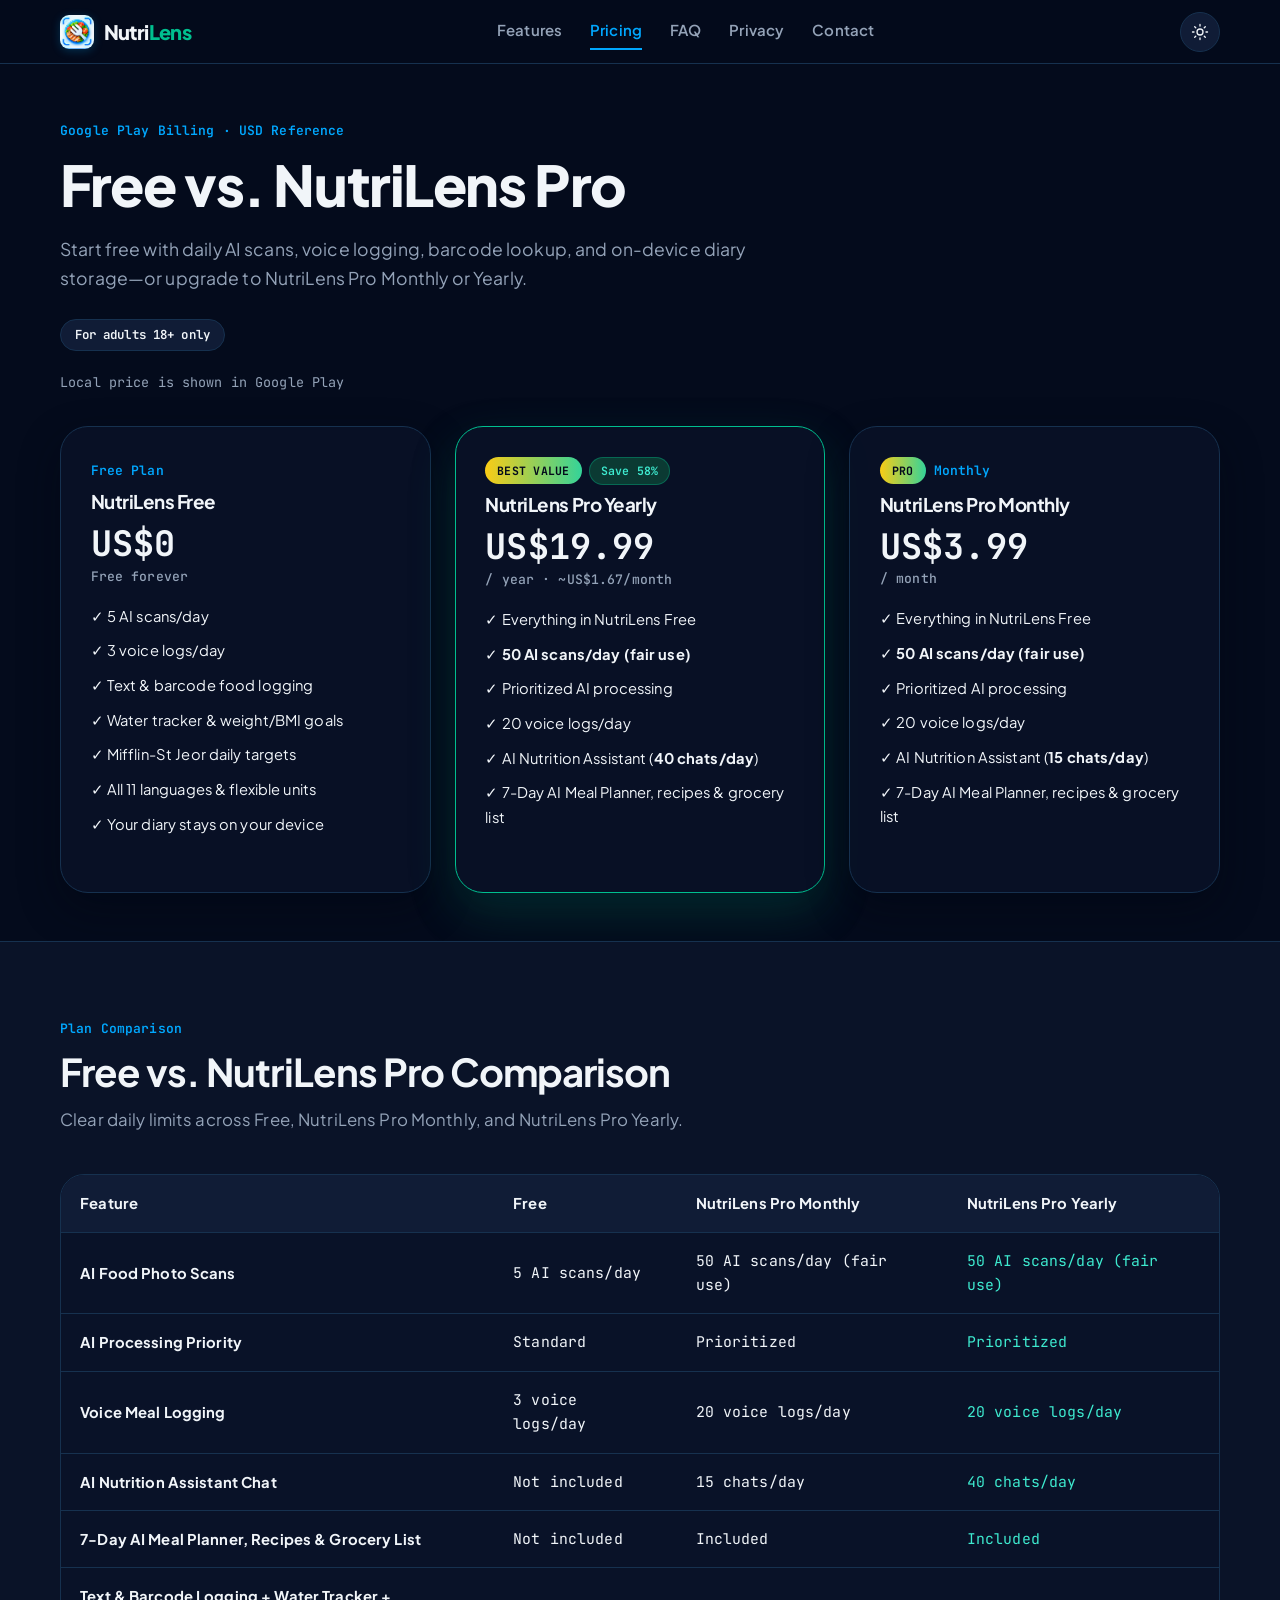
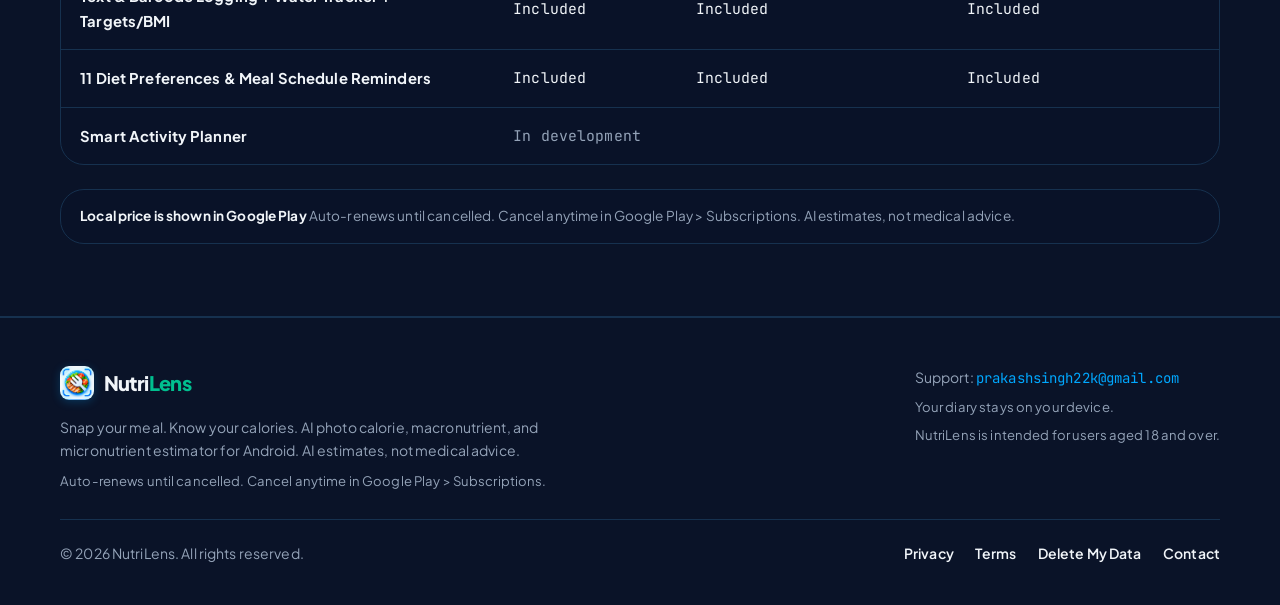
<file: pricing.html>
<!doctype html>
<html lang="en" data-theme="dark">
  <head>
    <meta charset="UTF-8" />
    <meta name="viewport" content="width=device-width, initial-scale=1.0" />
    <title>Pricing — Free vs NutriLens Pro | NutriLens: AI Calorie Counter</title>
    <meta
      name="description"
      content="Compare NutriLens Free vs NutriLens Pro Monthly (US$3.99/mo) and Yearly (US$19.99/yr, Save 58%). Unlock 50 AI scans/day, prioritized AI, AI Nutrition Assistant, and the 7-Day Meal Planner."
    />
    <meta property="og:title" content="Pricing — Free vs NutriLens Pro | NutriLens: AI Calorie Counter" />
    <meta
      property="og:description"
      content="Start free with 5 AI scans/day or upgrade to NutriLens Pro Monthly or Yearly via Google Play."
    />
    <meta property="og:type" content="website" />
    <meta property="og:site_name" content="NutriLens" />
    <meta name="twitter:card" content="summary_large_image" />
    <link rel="icon" type="image/png" href="assets/aistudio/file_00000000052c82118041c5dd34757aa6_3f6f37b0.png" />
    <link rel="apple-touch-icon" href="assets/aistudio/file_00000000052c82118041c5dd34757aa6_3f6f37b0.png" />
    <link rel="preconnect" href="https://fonts.googleapis.com" />
    <link rel="preconnect" href="https://fonts.gstatic.com" crossorigin />
    <link
      href="https://fonts.googleapis.com/css2?family=JetBrains+Mono:wght@400;600;700&family=Plus+Jakarta+Sans:wght@400;500;600;700;800&display=swap"
      rel="stylesheet"
    />
    <link rel="stylesheet" href="style.css" />
  </head>
  <body>
    <a href="#main-content" class="skip-link">Skip to main content</a>

    <header class="site-header">
      <div class="container header-inner">
        <a href="index.html" class="brand-lockup" aria-label="NutriLens Home">
          <img
            class="brand-icon"
            src="assets/aistudio/file_00000000052c82118041c5dd34757aa6_3f6f37b0.png"
            alt=""
            width="34"
            height="34"
          />
          <span><span class="brand-nutri">Nutri</span><span class="brand-lens">Lens</span></span>
        </a>

        <nav class="primary-nav" aria-label="Main navigation">
          <a href="features.html" class="nav-link">Features</a>
          <a href="pricing.html" class="nav-link" aria-current="page">Pricing</a>
          <a href="faq.html" class="nav-link">FAQ</a>
          <a href="privacy.html" class="nav-link">Privacy</a>
          <a href="contact.html" class="nav-link">Contact</a>
        </nav>

        <div class="header-actions">
          <a class="btn btn-primary btn-sm" data-play-store-btn hidden>
            <span data-play-label>Get it on Google Play</span>
          </a>
          <button
            type="button"
            class="theme-icon-btn"
            data-theme-toggle
            aria-pressed="true"
            aria-label="Switch to light theme"
            title="Toggle light/dark theme"
          >
            <svg class="icon-thin icon-sun" viewBox="0 0 24 24" aria-hidden="true">
              <circle cx="12" cy="12" r="4"></circle>
              <path d="M12 2v2M12 20v2M4.93 4.93l1.41 1.41M17.66 17.66l1.41 1.41M2 12h2M20 12h2M6.34 17.66l-1.41 1.41M19.07 4.93l-1.41 1.41"></path>
            </svg>
            <svg class="icon-thin icon-moon" viewBox="0 0 24 24" aria-hidden="true">
              <path d="M12 3a6 6 0 0 0 9 9 9 9 0 1 1-9-9Z"></path>
            </svg>
          </button>
          <button
            type="button"
            id="mobile-menu-btn"
            class="mobile-menu-btn"
            aria-expanded="false"
            aria-controls="mobile-nav-drawer"
            aria-label="Toggle navigation menu"
          >
            ☰
          </button>
        </div>
      </div>
    </header>

    <nav id="mobile-nav-drawer" class="mobile-nav-drawer" aria-label="Mobile navigation" hidden>
      <ul class="mobile-nav-list">
        <li><a href="index.html">Home</a></li>
        <li><a href="features.html">Features</a></li>
        <li><a href="pricing.html" aria-current="page">Pricing</a></li>
        <li><a href="faq.html">FAQ</a></li>
        <li><a href="privacy.html">Privacy Policy</a></li>
        <li><a href="terms.html">Terms of Use</a></li>
        <li><a href="delete-account.html">Delete My Data</a></li>
        <li><a href="contact.html">Contact</a></li>
      </ul>
    </nav>

    <main id="main-content">
      <section class="hero-section" style="padding-bottom:3rem">
        <div class="container">
          <span class="kicker">Google Play Billing · USD Reference</span>
          <h1 class="display-title">Free vs. NutriLens Pro</h1>
          <p class="hero-lead">
            Start free with daily AI scans, voice logging, barcode lookup, and on-device diary storage—or upgrade to NutriLens Pro Monthly or Yearly.
          </p>
          <div>
            <span class="age-badge">For adults 18+ only</span>
          </div>

          <div class="hero-cta-row">
            <span class="mono text-muted" style="font-size:0.84rem" data-config-price="localPriceNote">
              Local price is shown in Google Play
            </span>
          </div>

          <div class="pricing-grid" style="margin-top:2rem">
            <article class="pricing-card">
              <div>
                <span class="card-index">Free Plan</span>
                <h2 class="card-title">NutriLens Free</h2>
                <div class="price-figure">
                  US$0
                  <span class="price-period">Free forever</span>
                </div>
                <ul class="feature-check-list">
                  <li>✓ <span data-config-limit="free.scansPerDay">5 AI scans/day</span></li>
                  <li>✓ <span data-config-limit="free.voiceLogsPerDay">3 voice logs/day</span></li>
                  <li>✓ Text &amp; barcode food logging</li>
                  <li>✓ Water tracker &amp; weight/BMI goals</li>
                  <li>✓ Mifflin-St Jeor daily targets</li>
                  <li>✓ All 11 languages &amp; flexible units</li>
                  <li>✓ Your diary stays on your device</li>
                </ul>
              </div>
              <a class="btn btn-secondary" data-play-store-btn hidden>
                <span data-play-label>Get it on Google Play</span>
              </a>
            </article>

            <article class="pricing-card pricing-card-featured">
              <div>
                <span class="card-index" style="gap:0.45rem">
                  <span class="pro-badge">BEST VALUE</span>
                  <span class="mint-badge" data-config-price="yearlyBadge">Save 58%</span>
                </span>
                <h2 class="card-title">NutriLens Pro Yearly</h2>
                <div class="price-figure">
                  <span data-config-price="yearly">US$19.99</span>
                  <span class="price-period">/ year · <span data-config-price="yearlyEquiv">~US$1.67/month</span></span>
                </div>
                <ul class="feature-check-list">
                  <li>✓ Everything in NutriLens Free</li>
                  <li>✓ <strong><span data-config-limit="proYearly.scansPerDay">50 AI scans/day (fair use)</span></strong></li>
                  <li>✓ Prioritized AI processing</li>
                  <li>✓ <span data-config-limit="proYearly.voiceLogsPerDay">20 voice logs/day</span></li>
                  <li>✓ AI Nutrition Assistant (<strong><span data-config-limit="proYearly.aiChatsPerDay">40 chats/day</span></strong>)</li>
                  <li>✓ 7-Day AI Meal Planner, recipes &amp; grocery list</li>
                </ul>
              </div>
              <a class="btn btn-upgrade" data-play-store-btn hidden>
                <span data-play-label>Get it on Google Play</span>
              </a>
            </article>

            <article class="pricing-card">
              <div>
                <span class="card-index"><span class="pro-badge">PRO</span> Monthly</span>
                <h2 class="card-title">NutriLens Pro Monthly</h2>
                <div class="price-figure">
                  <span data-config-price="monthly">US$3.99</span>
                  <span class="price-period">/ month</span>
                </div>
                <ul class="feature-check-list">
                  <li>✓ Everything in NutriLens Free</li>
                  <li>✓ <strong><span data-config-limit="proMonthly.scansPerDay">50 AI scans/day (fair use)</span></strong></li>
                  <li>✓ Prioritized AI processing</li>
                  <li>✓ <span data-config-limit="proMonthly.voiceLogsPerDay">20 voice logs/day</span></li>
                  <li>✓ AI Nutrition Assistant (<strong><span data-config-limit="proMonthly.aiChatsPerDay">15 chats/day</span></strong>)</li>
                  <li>✓ 7-Day AI Meal Planner, recipes &amp; grocery list</li>
                </ul>
              </div>
              <a class="btn btn-primary" data-play-store-btn hidden>
                <span data-play-label>Get it on Google Play</span>
              </a>
            </article>
          </div>
        </div>
      </section>

      <section class="section section-alt" aria-labelledby="comparison-table-heading">
        <div class="container">
          <div class="section-header" data-reveal>
            <span class="kicker">Plan Comparison</span>
            <h2 id="comparison-table-heading" class="section-title">Free vs. NutriLens Pro Comparison</h2>
            <p class="section-subtitle">
              Clear daily limits across Free, NutriLens Pro Monthly, and NutriLens Pro Yearly.
            </p>
          </div>

          <div class="table-scroll" role="region" aria-labelledby="comparison-table-heading" tabindex="0">
            <table class="comparison-table">
              <thead>
                <tr>
                  <th scope="col">Feature</th>
                  <th scope="col">Free</th>
                  <th scope="col">NutriLens Pro Monthly</th>
                  <th scope="col">NutriLens Pro Yearly</th>
                </tr>
              </thead>
              <tbody>
                <tr>
                  <td><strong>AI Food Photo Scans</strong></td>
                  <td class="mono" data-config-limit="free.scansPerDay">5 AI scans/day</td>
                  <td class="mono" data-config-limit="proMonthly.scansPerDay">50 AI scans/day (fair use)</td>
                  <td class="mono text-mint" data-config-limit="proYearly.scansPerDay">50 AI scans/day (fair use)</td>
                </tr>
                <tr>
                  <td><strong>AI Processing Priority</strong></td>
                  <td class="mono">Standard</td>
                  <td class="mono">Prioritized</td>
                  <td class="mono text-mint">Prioritized</td>
                </tr>
                <tr>
                  <td><strong>Voice Meal Logging</strong></td>
                  <td class="mono" data-config-limit="free.voiceLogsPerDay">3 voice logs/day</td>
                  <td class="mono" data-config-limit="proMonthly.voiceLogsPerDay">20 voice logs/day</td>
                  <td class="mono text-mint" data-config-limit="proYearly.voiceLogsPerDay">20 voice logs/day</td>
                </tr>
                <tr>
                  <td><strong>AI Nutrition Assistant Chat</strong></td>
                  <td class="mono" data-config-limit="free.aiChatsPerDay">Not included</td>
                  <td class="mono" data-config-limit="proMonthly.aiChatsPerDay">15 chats/day</td>
                  <td class="mono text-mint" data-config-limit="proYearly.aiChatsPerDay">40 chats/day</td>
                </tr>
                <tr>
                  <td><strong>7-Day AI Meal Planner, Recipes &amp; Grocery List</strong></td>
                  <td class="mono">Not included</td>
                  <td class="mono">Included</td>
                  <td class="mono text-mint">Included</td>
                </tr>
                <tr>
                  <td><strong>Text &amp; Barcode Logging + Water Tracker + Targets/BMI</strong></td>
                  <td class="mono">Included</td>
                  <td class="mono">Included</td>
                  <td class="mono">Included</td>
                </tr>
                <tr>
                  <td><strong>11 Diet Preferences &amp; Meal Schedule Reminders</strong></td>
                  <td class="mono">Included</td>
                  <td class="mono">Included</td>
                  <td class="mono">Included</td>
                </tr>
                <tr>
                  <td><strong>Smart Activity Planner</strong></td>
                  <td colspan="3" class="mono text-muted">In development</td>
                </tr>
              </tbody>
            </table>
          </div>

          <div class="estimate-notice" style="margin-top:1.5rem">
            <strong data-config-price="localPriceNote">Local price is shown in Google Play.</strong>
            <span data-config-price="renewalNote">Auto-renews until cancelled. Cancel anytime in Google Play &gt; Subscriptions.</span>
            AI estimates, not medical advice.
          </div>
        </div>
      </section>
    </main>

    <footer class="site-footer">
      <div class="container">
        <div class="footer-top">
          <div>
            <a href="index.html" class="brand-lockup">
              <img
                class="brand-icon"
                src="assets/aistudio/file_00000000052c82118041c5dd34757aa6_3f6f37b0.png"
                alt=""
                width="34"
                height="34"
              />
              <span><span class="brand-nutri">Nutri</span><span class="brand-lens">Lens</span></span>
            </a>
            <p style="margin-top:0.65rem;max-width:52ch">
              Snap your meal. Know your calories. AI photo calorie, macronutrient, and micronutrient estimator for Android. AI estimates, not medical advice.
            </p>
            <p style="margin-top:0.45rem;font-size:0.82rem" data-config-price="renewalNote">
              Auto-renews until cancelled. Cancel anytime in Google Play &gt; Subscriptions.
            </p>
          </div>
          <div>
            <p style="margin-bottom:0.4rem">
              Support: <a href="mailto:prakashsingh22k@gmail.com" class="mono">prakashsingh22k@gmail.com</a>
            </p>
            <p style="font-size:0.82rem">Your diary stays on your device.</p>
            <p style="font-size:0.82rem;margin-top:0.35rem">NutriLens is intended for users aged 18 and over.</p>
          </div>
        </div>

        <div class="footer-bottom">
          <div>© 2026 NutriLens. All rights reserved.</div>
          <ul class="footer-links" aria-label="Footer navigation">
            <li><a href="privacy.html">Privacy</a></li>
            <li><a href="terms.html">Terms</a></li>
            <li><a href="delete-account.html">Delete My Data</a></li>
            <li><a href="contact.html">Contact</a></li>
          </ul>
        </div>
      </div>
    </footer>

    <script src="script.js" defer></script>
  </body>
</html>
</file>
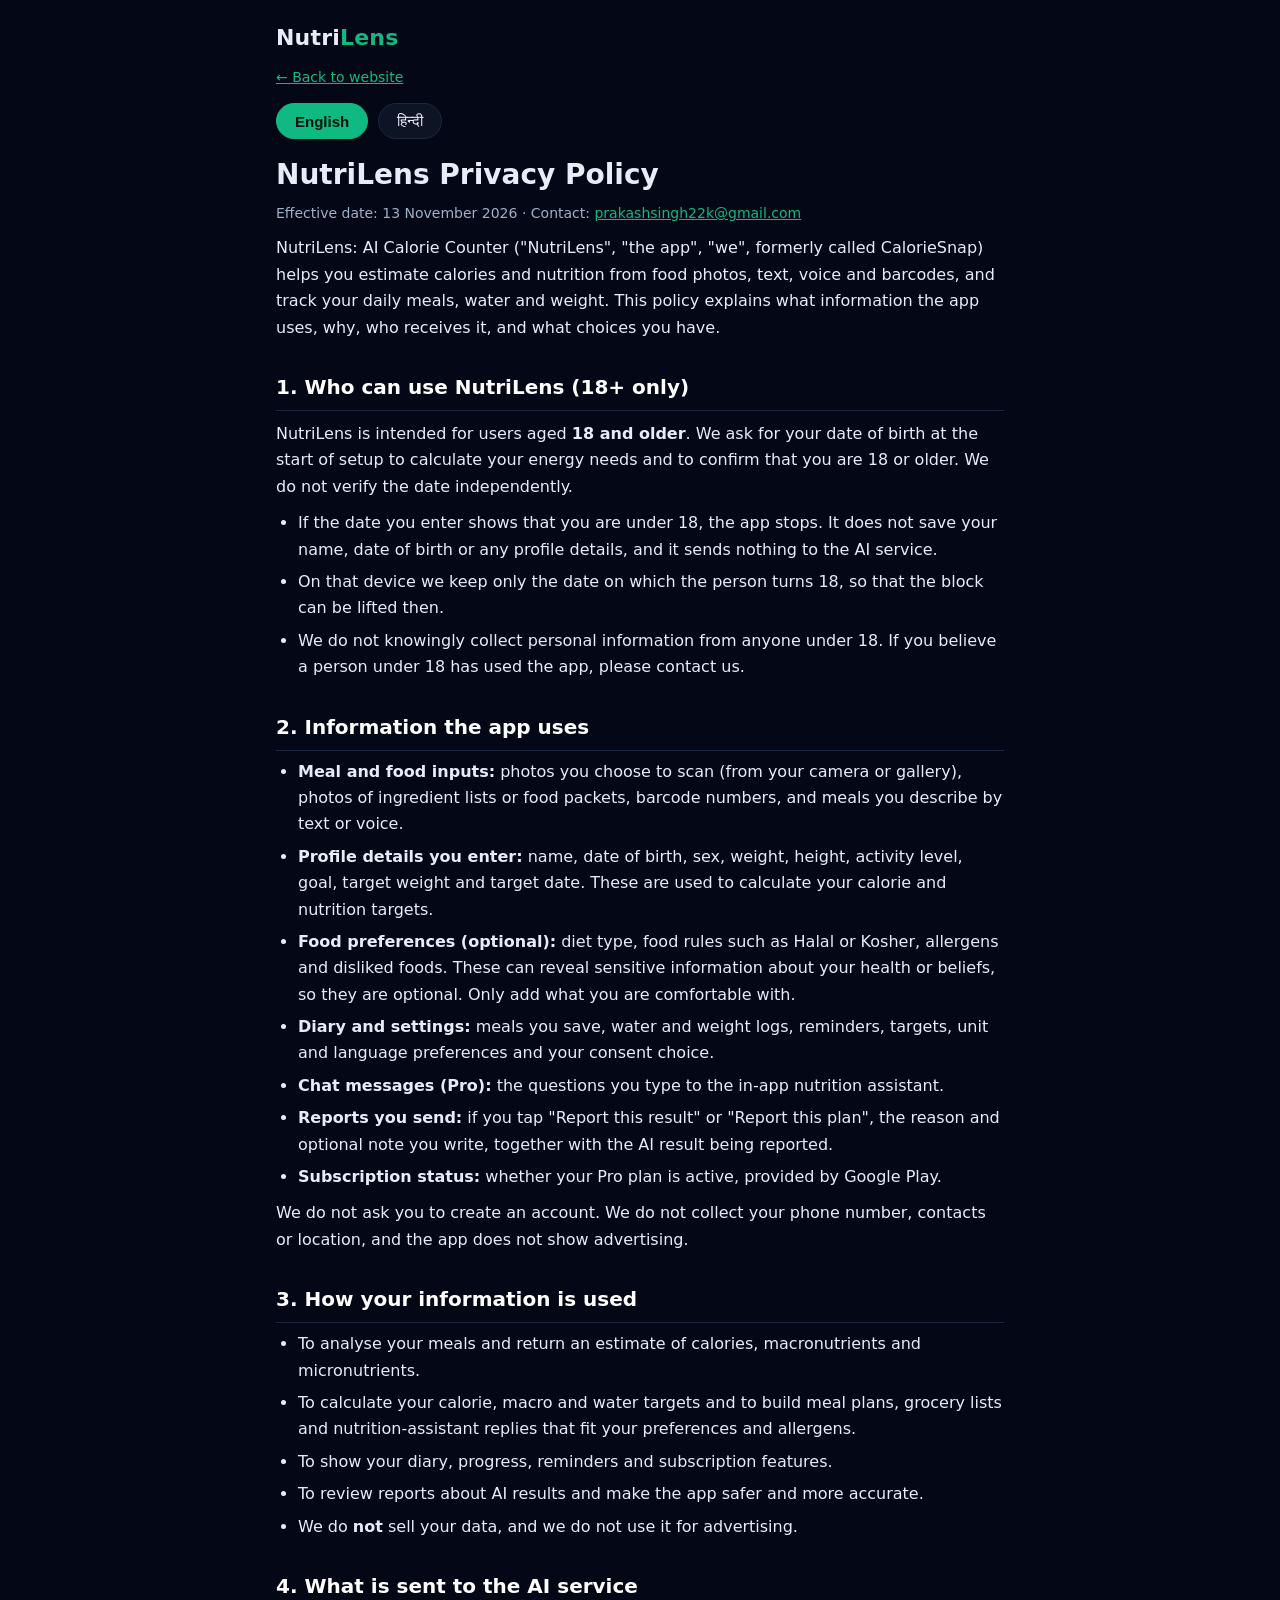
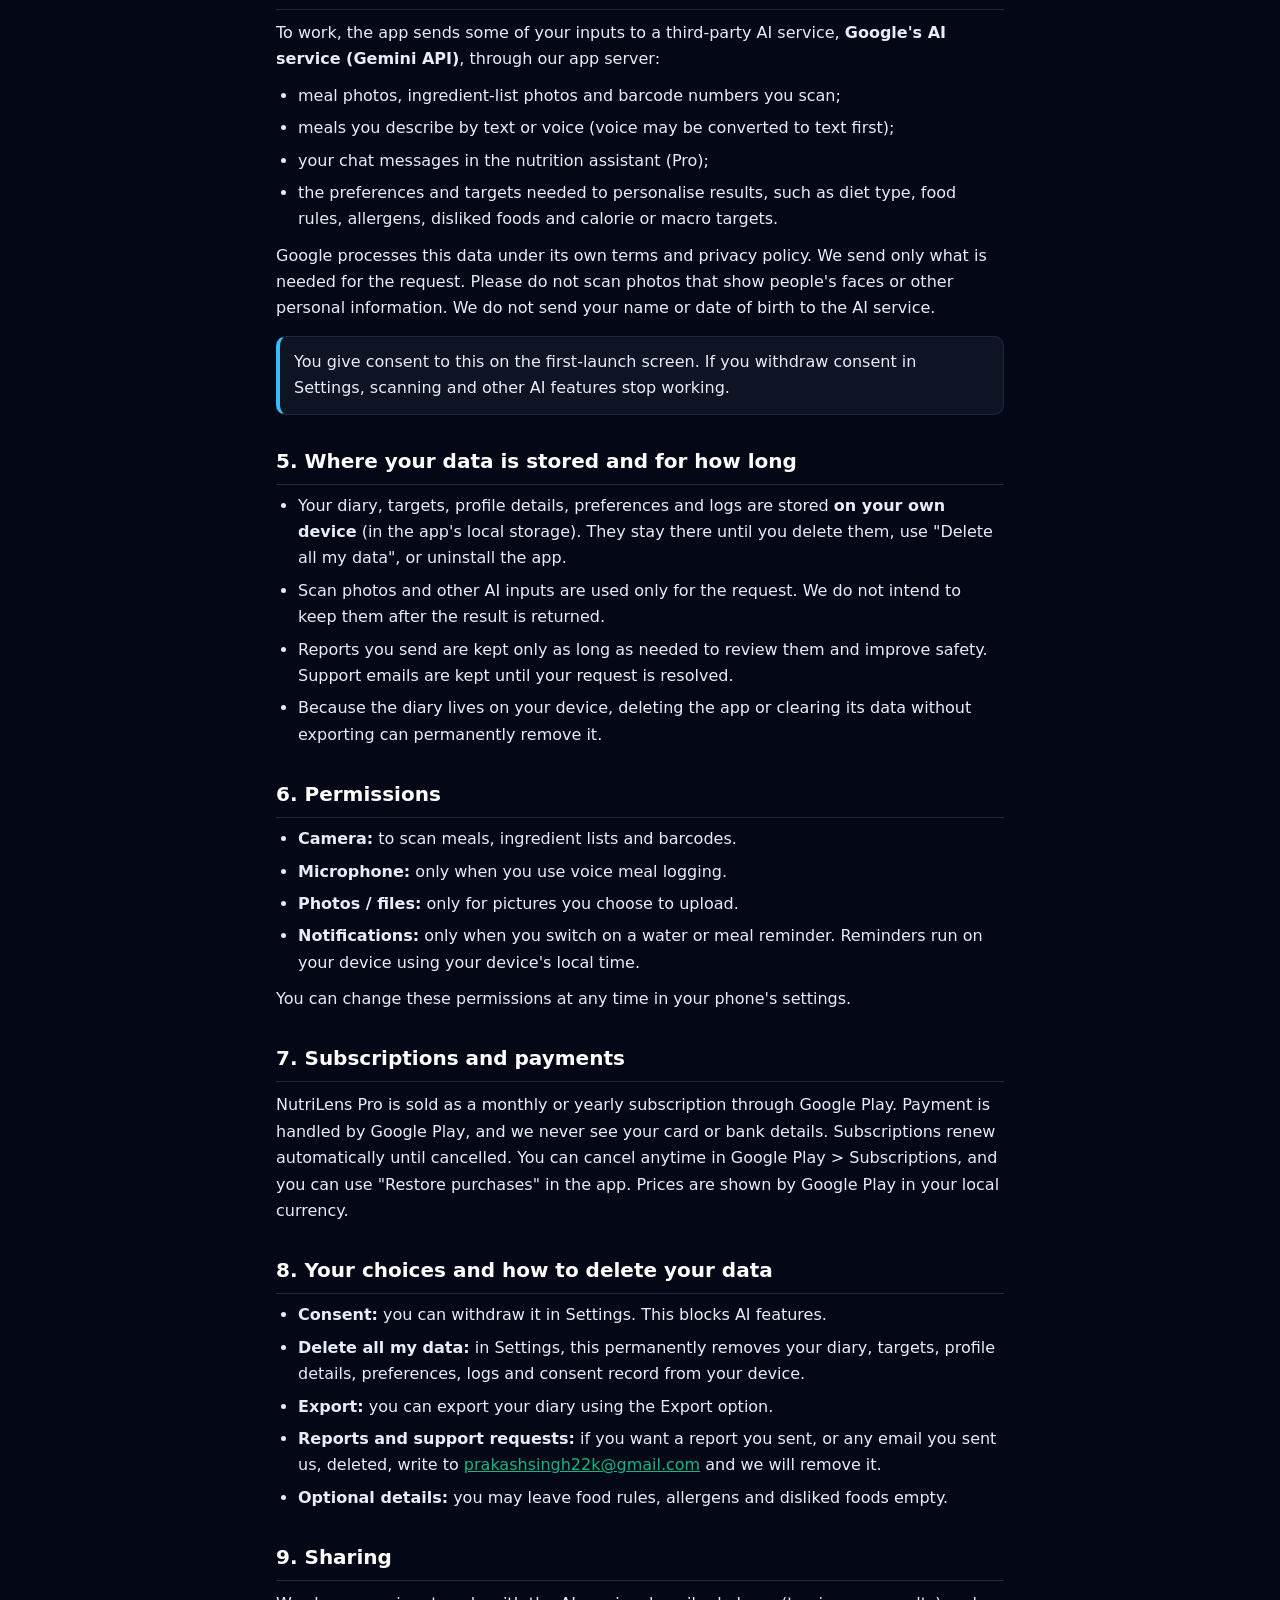
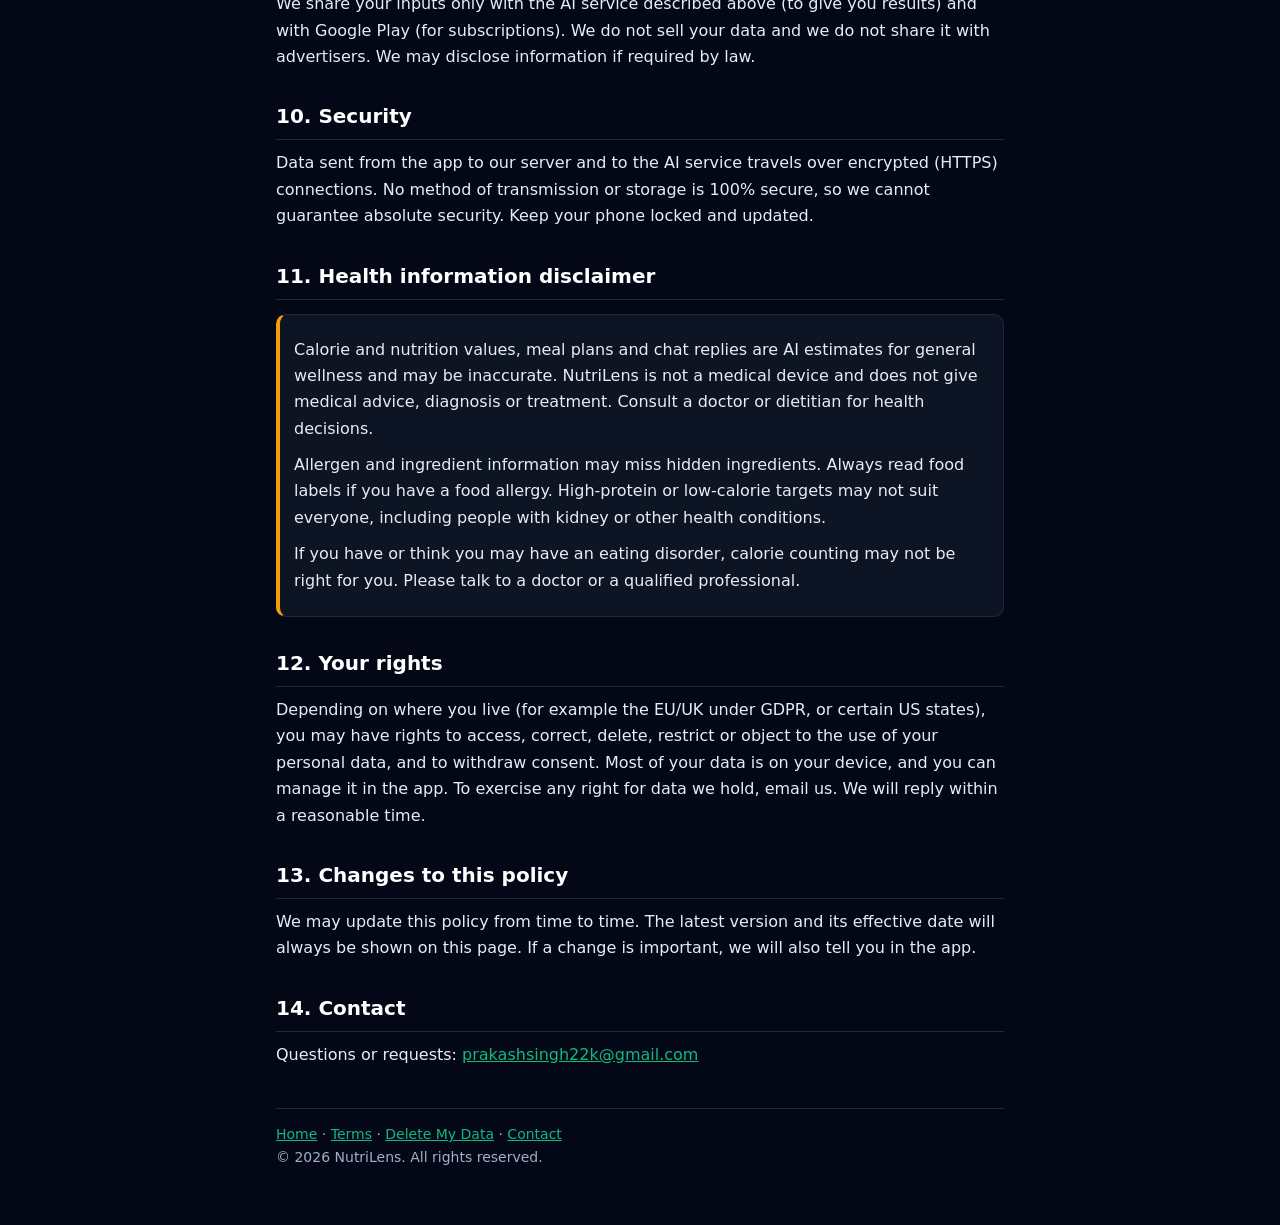
<file: privacy.html>
<!doctype html><meta charset="utf-8"><meta http-equiv="refresh" content="0; url=nutrilens-privacy.html"><title>NutriLens Privacy Policy</title><a href="nutrilens-privacy.html">NutriLens Privacy Policy</a>
</file>
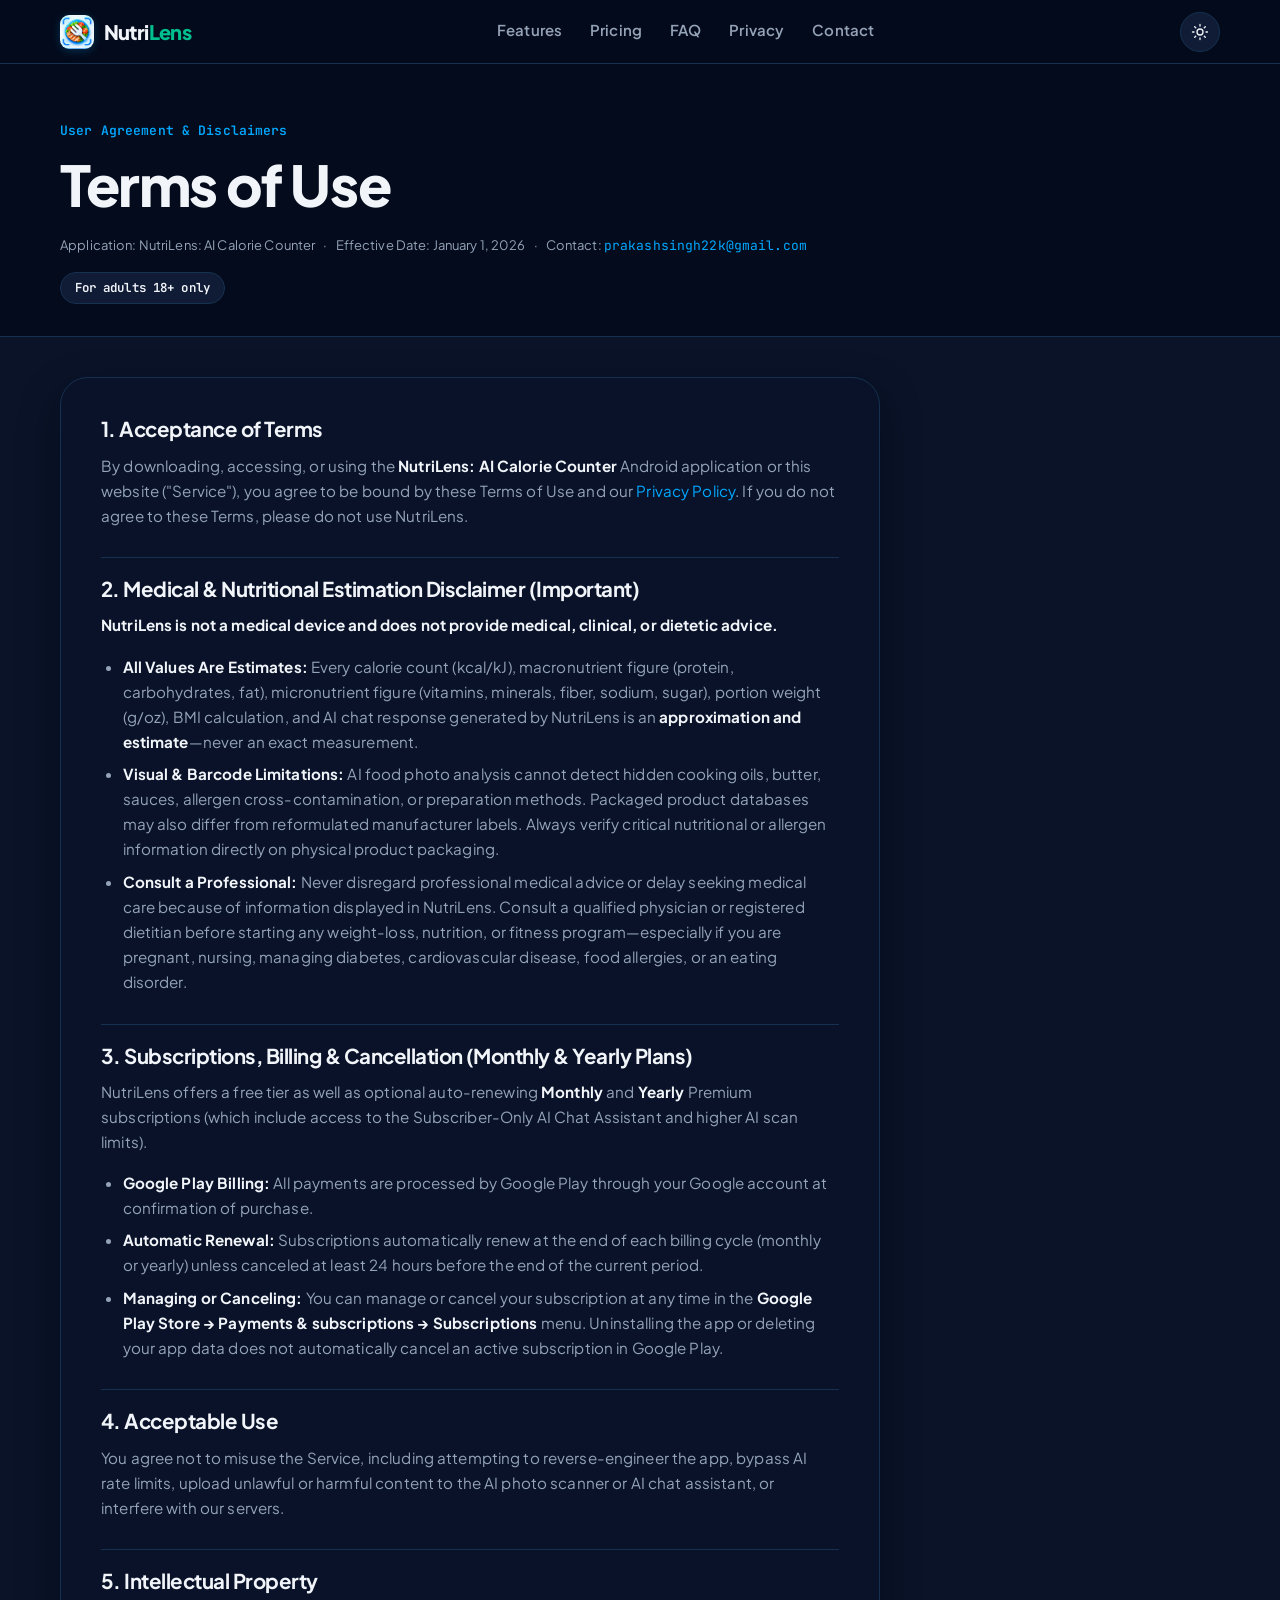
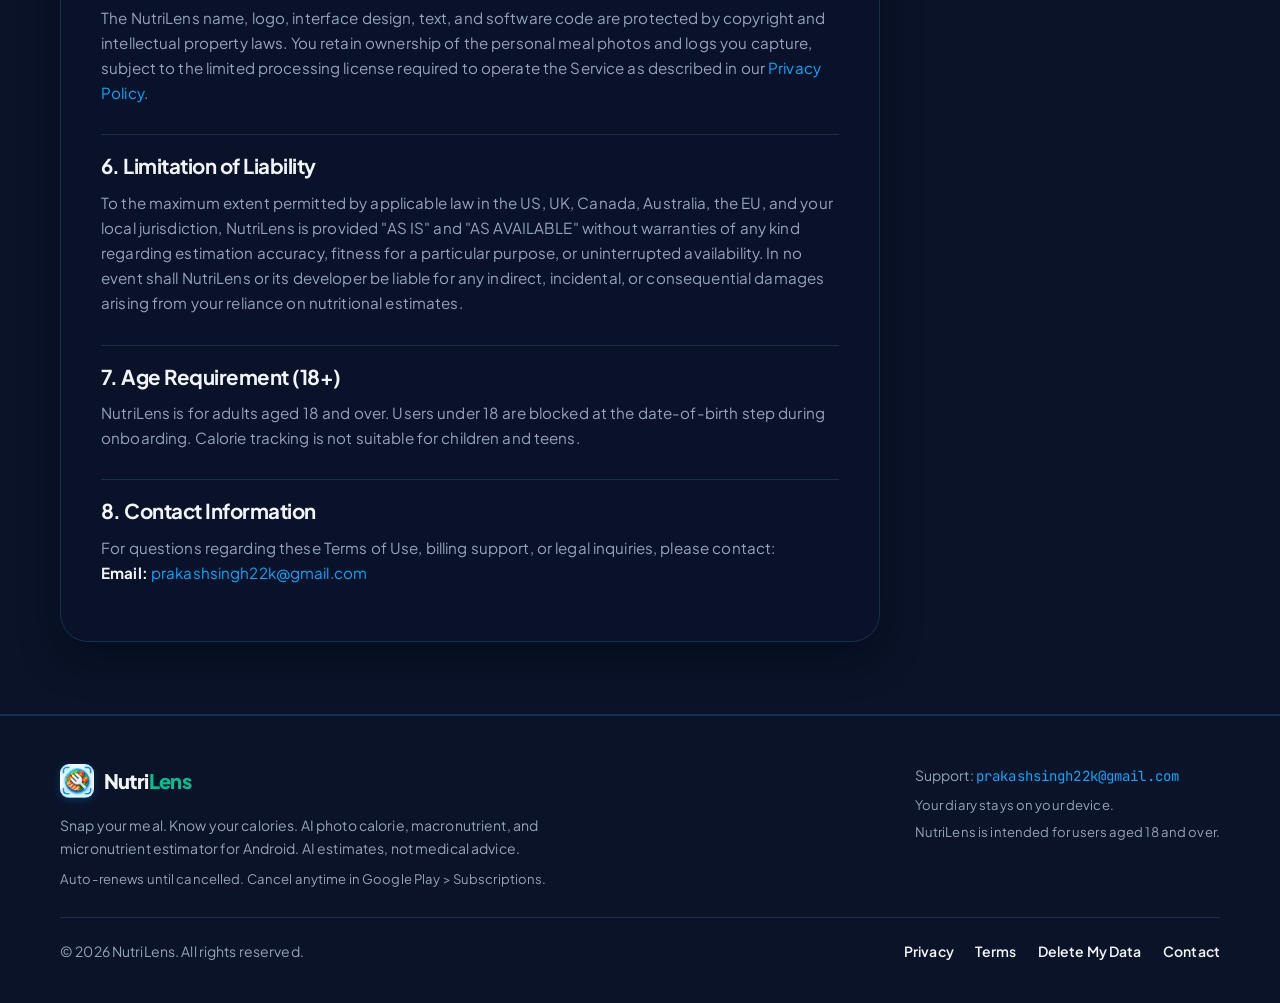
<file: terms.html>
<!doctype html>
<html lang="en" data-theme="dark">
  <head>
    <meta charset="UTF-8" />
    <meta name="viewport" content="width=device-width, initial-scale=1.0" />
    <title>Terms of Use | NutriLens: AI Calorie Counter</title>
    <meta
      name="description"
      content="Terms of Use for NutriLens: AI Calorie Counter. Includes important nutritional estimation disclaimers, Google Play subscription terms, and user responsibilities."
    />
    <meta property="og:title" content="Terms of Use | NutriLens: AI Calorie Counter" />
    <meta
      property="og:description"
      content="Read the Terms of Use and Medical & Nutritional Estimation Disclaimer for NutriLens on Android."
    />
    <meta property="og:type" content="website" />
    <meta property="og:site_name" content="NutriLens" />
    <meta property="og:url" content="https://prakashsingh22k-arch.github.io/nutrilens-website/terms.html" />
    <meta name="twitter:card" content="summary_large_image" />
    <link rel="icon" type="image/png" href="assets/aistudio/file_00000000052c82118041c5dd34757aa6_3f6f37b0.png" />
    <link rel="apple-touch-icon" href="assets/aistudio/file_00000000052c82118041c5dd34757aa6_3f6f37b0.png" />
    <link rel="preconnect" href="https://fonts.googleapis.com" />
    <link rel="preconnect" href="https://fonts.gstatic.com" crossorigin />
    <link
      href="https://fonts.googleapis.com/css2?family=JetBrains+Mono:wght@400;600;700&family=Plus+Jakarta+Sans:wght@400;500;600;700;800&display=swap"
      rel="stylesheet"
    />
    <link rel="stylesheet" href="style.css" />
  </head>
  <body>
    <a href="#main-content" class="skip-link">Skip to main content</a>

    <header class="site-header">
      <div class="container header-inner">
        <a href="index.html" class="brand-lockup" aria-label="NutriLens Home">
          <img
            class="brand-icon"
            src="assets/aistudio/file_00000000052c82118041c5dd34757aa6_3f6f37b0.png"
            alt=""
            width="34"
            height="34"
          />
          <span><span class="brand-nutri">Nutri</span><span class="brand-lens">Lens</span></span>
        </a>

        <nav class="primary-nav" aria-label="Main navigation">
          <a href="features.html" class="nav-link">Features</a>
          <a href="pricing.html" class="nav-link">Pricing</a>
          <a href="faq.html" class="nav-link">FAQ</a>
          <a href="privacy.html" class="nav-link">Privacy</a>
          <a href="contact.html" class="nav-link">Contact</a>
        </nav>

        <div class="header-actions">
          <a class="btn btn-primary btn-sm" data-play-store-btn hidden>
            <span data-play-label>Get it on Google Play</span>
          </a>
          <button
            type="button"
            class="theme-icon-btn"
            data-theme-toggle
            aria-pressed="true"
            aria-label="Switch to light theme"
            title="Toggle light/dark theme"
          >
            <svg class="icon-thin icon-sun" viewBox="0 0 24 24" aria-hidden="true">
              <circle cx="12" cy="12" r="4"></circle>
              <path d="M12 2v2M12 20v2M4.93 4.93l1.41 1.41M17.66 17.66l1.41 1.41M2 12h2M20 12h2M6.34 17.66l-1.41 1.41M19.07 4.93l-1.41 1.41"></path>
            </svg>
            <svg class="icon-thin icon-moon" viewBox="0 0 24 24" aria-hidden="true">
              <path d="M12 3a6 6 0 0 0 9 9 9 9 0 1 1-9-9Z"></path>
            </svg>
          </button>
          <button
            type="button"
            id="mobile-menu-btn"
            class="mobile-menu-btn"
            aria-expanded="false"
            aria-controls="mobile-nav-drawer"
            aria-label="Toggle navigation menu"
          >
            ☰
          </button>
        </div>
      </div>
    </header>

    <nav
      id="mobile-nav-drawer"
      class="mobile-nav-drawer"
      aria-label="Mobile navigation"
      hidden
    >
      <ul class="mobile-nav-list">
        <li><a href="index.html">Home</a></li>
        <li><a href="features.html">Features</a></li>
        <li><a href="pricing.html">Pricing</a></li>
        <li><a href="faq.html">FAQ</a></li>
        <li><a href="privacy.html">Privacy Policy</a></li>
        <li><a href="terms.html" aria-current="page">Terms of Use</a></li>
        <li><a href="delete-account.html">Delete My Data</a></li>
        <li><a href="contact.html">Contact</a></li>
      </ul>
    </nav>

    <main id="main-content">
      <section class="hero-section" style="padding-bottom: 2rem">
        <div class="container">
          <span class="kicker">User Agreement &amp; Disclaimers</span>
          <h1 class="display-title">Terms of Use</h1>
          <div class="meta-line" style="margin-bottom: 1rem">
            <span>Application: NutriLens: AI Calorie Counter</span>
            <span aria-hidden="true">·</span>
            <span>Effective Date: January 1, 2026</span>
            <span aria-hidden="true">·</span>
            <span>Contact: <a href="mailto:prakashsingh22k@gmail.com" class="mono">prakashsingh22k@gmail.com</a></span>
          </div>
          <div>
            <span class="age-badge" style="margin-bottom: 0">For adults 18+ only</span>
          </div>
        </div>
      </section>

      <section class="section section-alt" style="padding-top: 2.5rem">
        <div class="container">
          <article class="legal-document">
            <h2>1. Acceptance of Terms</h2>
            <p>
              By downloading, accessing, or using the <strong>NutriLens: AI Calorie Counter</strong> Android application or this website ("Service"), you agree to be bound by these Terms of Use and our <a href="privacy.html">Privacy Policy</a>. If you do not agree to these Terms, please do not use NutriLens.
            </p>

            <h2>2. Medical &amp; Nutritional Estimation Disclaimer (Important)</h2>
            <p>
              <strong>NutriLens is not a medical device and does not provide medical, clinical, or dietetic advice.</strong>
            </p>
            <ul>
              <li>
                <strong>All Values Are Estimates:</strong> Every calorie count (kcal/kJ), macronutrient figure (protein, carbohydrates, fat), micronutrient figure (vitamins, minerals, fiber, sodium, sugar), portion weight (g/oz), BMI calculation, and AI chat response generated by NutriLens is an <strong>approximation and estimate</strong>—never an exact measurement.
              </li>
              <li>
                <strong>Visual &amp; Barcode Limitations:</strong> AI food photo analysis cannot detect hidden cooking oils, butter, sauces, allergen cross-contamination, or preparation methods. Packaged product databases may also differ from reformulated manufacturer labels. Always verify critical nutritional or allergen information directly on physical product packaging.
              </li>
              <li>
                <strong>Consult a Professional:</strong> Never disregard professional medical advice or delay seeking medical care because of information displayed in NutriLens. Consult a qualified physician or registered dietitian before starting any weight-loss, nutrition, or fitness program—especially if you are pregnant, nursing, managing diabetes, cardiovascular disease, food allergies, or an eating disorder.
              </li>
            </ul>

            <h2>3. Subscriptions, Billing &amp; Cancellation (Monthly &amp; Yearly Plans)</h2>
            <p>
              NutriLens offers a free tier as well as optional auto-renewing <strong>Monthly</strong> and <strong>Yearly</strong> Premium subscriptions (which include access to the Subscriber-Only AI Chat Assistant and higher AI scan limits).
            </p>
            <ul>
              <li>
                <strong>Google Play Billing:</strong> All payments are processed by Google Play through your Google account at confirmation of purchase.
              </li>
              <li>
                <strong>Automatic Renewal:</strong> Subscriptions automatically renew at the end of each billing cycle (monthly or yearly) unless canceled at least 24 hours before the end of the current period.
              </li>
              <li>
                <strong>Managing or Canceling:</strong> You can manage or cancel your subscription at any time in the <strong>Google Play Store → Payments &amp; subscriptions → Subscriptions</strong> menu. Uninstalling the app or deleting your app data does not automatically cancel an active subscription in Google Play.
              </li>
            </ul>

            <h2>4. Acceptable Use</h2>
            <p>You agree not to misuse the Service, including attempting to reverse-engineer the app, bypass AI rate limits, upload unlawful or harmful content to the AI photo scanner or AI chat assistant, or interfere with our servers.</p>

            <h2>5. Intellectual Property</h2>
            <p>
              The NutriLens name, logo, interface design, text, and software code are protected by copyright and intellectual property laws. You retain ownership of the personal meal photos and logs you capture, subject to the limited processing license required to operate the Service as described in our <a href="privacy.html">Privacy Policy</a>.
            </p>

            <h2>6. Limitation of Liability</h2>
            <p>
              To the maximum extent permitted by applicable law in the US, UK, Canada, Australia, the EU, and your local jurisdiction, NutriLens is provided "AS IS" and "AS AVAILABLE" without warranties of any kind regarding estimation accuracy, fitness for a particular purpose, or uninterrupted availability. In no event shall NutriLens or its developer be liable for any indirect, incidental, or consequential damages arising from your reliance on nutritional estimates.
            </p>

            <h2>7. Age Requirement (18+)</h2>
            <p>
              NutriLens is for adults aged 18 and over. Users under 18 are blocked at the date-of-birth step during onboarding. Calorie tracking is not suitable for children and teens.
            </p>

            <h2>8. Contact Information</h2>
            <p>
              For questions regarding these Terms of Use, billing support, or legal inquiries, please contact:
              <br />
              <strong>Email:</strong> <a href="mailto:prakashsingh22k@gmail.com" class="mono-num">prakashsingh22k@gmail.com</a>
            </p>
          </article>
        </div>
      </section>
    </main>

    <footer class="site-footer">
      <div class="container">
        <div class="footer-top">
          <div>
            <a href="index.html" class="brand-lockup">
              <img
                class="brand-icon"
                src="assets/aistudio/file_00000000052c82118041c5dd34757aa6_3f6f37b0.png"
                alt=""
                width="34"
                height="34"
              />
              <span><span class="brand-nutri">Nutri</span><span class="brand-lens">Lens</span></span>
            </a>
            <p style="margin-top: 0.65rem; max-width: 52ch">
              Snap your meal. Know your calories. AI photo calorie, macronutrient, and micronutrient estimator for Android. AI estimates, not medical advice.
            </p>
            <p style="margin-top: 0.45rem; font-size: 0.82rem" data-config-price="renewalNote">
              Auto-renews until cancelled. Cancel anytime in Google Play &gt; Subscriptions.
            </p>
          </div>
          <div>
            <p style="margin-bottom: 0.4rem">
              Support: <a href="mailto:prakashsingh22k@gmail.com" class="mono">prakashsingh22k@gmail.com</a>
            </p>
            <p style="font-size: 0.82rem">Your diary stays on your device.</p>
            <p style="font-size: 0.82rem; margin-top: 0.35rem">NutriLens is intended for users aged 18 and over.</p>
          </div>
        </div>

        <div class="footer-bottom">
          <div>© 2026 NutriLens. All rights reserved.</div>
          <ul class="footer-links" aria-label="Footer navigation">
            <li><a href="privacy.html">Privacy</a></li>
            <li><a href="terms.html">Terms</a></li>
            <li><a href="delete-account.html">Delete My Data</a></li>
            <li><a href="contact.html">Contact</a></li>
          </ul>
        </div>
      </div>
    </footer>

    <script src="script.js" defer></script>
  </body>
</html>
</file>
<file: style.css>
/* ==========================================================================
   NutriLens: AI Calorie Counter — Android-Matched Dark UI Design System
   Variables defined in one place; Light Mode optional using the same hues.
   ========================================================================== */

:root {
  /* Core Android App Palette */
  --bg: #040B1C;
  --surface: #0A1328;
  --surface-2: #101C36;
  --border: #16314F;
  --text: #F1F5F9;
  --muted: #94A3B8;
  --primary: #00A8FF;
  --primary-grad: linear-gradient(135deg, #2F80ED, #1D4ED8);
  --accent: #00BF8F;
  --mint: #3EEBD0;
  --accent-soft: #0B3A33;
  --protein: #19D3A2;
  --carbs: #F5A524;
  --fats: #00B0FF;
  --danger: #FF2E63;
  --pro-badge: linear-gradient(90deg, #FACC15, #34D399);

  /* Derived Tokens */
  --header-bg: rgba(4, 11, 28, 0.78);
  --card-glass: rgba(10, 19, 40, 0.78);
  --card-glass-2: rgba(16, 28, 54, 0.76);
  --primary-glow: 0 10px 28px rgba(0, 168, 255, 0.28);
  --accent-glow: 0 10px 28px rgba(0, 191, 143, 0.22);
  --shadow-card: 0 16px 40px rgba(2, 6, 18, 0.45);
  --radius-card: 24px;
  --radius-lg: 28px;
  --radius-pill: 9999px;
  --font-sans: 'Plus Jakarta Sans', -apple-system, BlinkMacSystemFont, 'Segoe UI', sans-serif;
  --font-mono: 'JetBrains Mono', ui-monospace, SFMono-Regular, Menlo, monospace;
}

html[data-theme="light"] {
  --bg: #F4F8FF;
  --surface: #FFFFFF;
  --surface-2: #EBF3FF;
  --border: #C9D9EC;
  --text: #040B1C;
  --muted: #475569;
  --primary: #0088D6;
  --primary-grad: linear-gradient(135deg, #2F80ED, #1D4ED8);
  --accent: #009E75;
  --mint: #008A68;
  --accent-soft: #D7F5EC;
  --protein: #0D9D77;
  --carbs: #C97A00;
  --fats: #0084CC;
  --danger: #D91C4E;
  --pro-badge: linear-gradient(90deg, #FACC15, #34D399);

  --header-bg: rgba(244, 248, 255, 0.85);
  --card-glass: rgba(255, 255, 255, 0.88);
  --card-glass-2: rgba(235, 243, 255, 0.88);
  --primary-glow: 0 10px 24px rgba(47, 128, 237, 0.22);
  --accent-glow: 0 10px 24px rgba(0, 158, 117, 0.18);
  --shadow-card: 0 14px 36px rgba(4, 11, 28, 0.08);
}

/* ==========================================================================
   Base Reset & Accessibility
   ========================================================================== */

*,
*::before,
*::after {
  box-sizing: border-box;
  margin: 0;
  padding: 0;
}

[hidden] {
  display: none !important;
}

html {
  scroll-behavior: smooth;
  font-size: 16px;
}

body {
  font-family: var(--font-sans);
  background-color: var(--bg);
  color: var(--text);
  line-height: 1.65;
  -webkit-font-smoothing: antialiased;
  overflow-x: hidden;
}

html.theme-transitions body {
  transition: background-color 0.2s ease, color 0.2s ease;
}

html[data-theme="dark"] body {
  letter-spacing: 0.008em;
}

a {
  color: var(--primary);
  text-decoration: none;
  transition: color 0.16s ease, opacity 0.16s ease;
}

a:hover {
  color: var(--mint);
}

:focus-visible {
  outline: 2px solid var(--primary);
  outline-offset: 3px;
}

.skip-link {
  position: absolute;
  top: -120px;
  left: 1rem;
  background: var(--primary-grad);
  color: #ffffff;
  padding: 0.65rem 1.15rem;
  border-radius: var(--radius-pill);
  z-index: 1000;
  font-weight: 700;
}

.skip-link:focus {
  top: 0.75rem;
}

/* ==========================================================================
   Typography & Utilities
   ========================================================================== */

h1, h2, h3, h4 {
  color: var(--text);
  font-weight: 700;
  line-height: 1.16;
  letter-spacing: -0.025em;
  text-wrap: balance;
}

.display-title {
  font-size: clamp(2.25rem, 4.4vw, 3.65rem);
  font-weight: 800;
  margin-bottom: 1.1rem;
}

.section-title {
  font-size: clamp(1.7rem, 3.1vw, 2.4rem);
  margin-bottom: 0.75rem;
}

.section-subtitle {
  font-size: 1.05rem;
  color: var(--muted);
  max-width: 64ch;
}

.kicker {
  font-family: var(--font-mono);
  font-size: 0.8125rem;
  font-weight: 600;
  color: var(--primary);
  margin-bottom: 0.65rem;
  display: inline-block;
}

.mono {
  font-family: var(--font-mono);
  font-variant-numeric: tabular-nums;
}

.text-protein { color: var(--protein); }
.text-carbs { color: var(--carbs); }
.text-fats { color: var(--fats); }
.text-accent { color: var(--accent); }
.text-mint { color: var(--mint); }
.text-muted { color: var(--muted); }

.container {
  width: 100%;
  max-width: 1200px;
  margin: 0 auto;
  padding: 0 1.25rem;
}

.section {
  position: relative;
  padding: 4.5rem 0;
}

.section-alt {
  background-color: var(--surface);
  border-top: 1px solid var(--border);
  border-bottom: 1px solid var(--border);
}

.section-header {
  margin-bottom: 2.5rem;
}

/* ==========================================================================
   Blurred Sticky Header (3-Zone Top Bar Contract)
   ========================================================================== */

.site-header {
  position: sticky;
  top: 0;
  z-index: 100;
  height: 64px;
  display: flex;
  align-items: center;
  background-color: var(--header-bg);
  backdrop-filter: blur(18px);
  -webkit-backdrop-filter: blur(18px);
  border-bottom: 1px solid var(--border);
}

.header-inner {
  display: flex;
  align-items: center;
  justify-content: space-between;
  gap: 2rem;
  width: 100%;
}

.brand-lockup {
  display: inline-flex;
  align-items: center;
  gap: 0.6rem;
  font-size: 1.25rem;
  font-weight: 800;
  letter-spacing: -0.03em;
  white-space: nowrap;
  flex-shrink: 0;
}

.brand-icon {
  width: 34px;
  height: 34px;
  border-radius: 9px;
  object-fit: cover;
  flex-shrink: 0;
  display: block;
  box-shadow: 0 2px 10px rgba(0, 168, 255, 0.24);
}

.brand-nutri {
  color: var(--text);
}

.brand-lens {
  color: var(--accent);
}

.primary-nav {
  display: none;
  align-items: center;
  gap: 1.75rem;
}

.nav-link {
  font-size: 0.9375rem;
  font-weight: 600;
  color: var(--muted);
  white-space: nowrap;
  flex-shrink: 0;
  padding: 0.3rem 0;
  border-bottom: 2px solid transparent;
}

.nav-link:hover,
.nav-link[aria-current="page"] {
  color: var(--primary);
  border-bottom-color: var(--primary);
}

.header-actions {
  display: flex;
  align-items: center;
  gap: 0.65rem;
  flex-shrink: 0;
}

.mobile-menu-btn {
  display: inline-flex;
  align-items: center;
  justify-content: center;
  width: 42px;
  height: 42px;
  background: var(--surface-2);
  color: var(--text);
  border: 1px solid var(--border);
  border-radius: var(--radius-pill);
  cursor: pointer;
}

.mobile-nav-drawer {
  display: none;
  position: sticky;
  top: 64px;
  z-index: 99;
  background: var(--surface);
  border-bottom: 1px solid var(--border);
  padding: 1rem 1.25rem 1.5rem;
}

.mobile-nav-drawer.is-open {
  display: block;
}

.mobile-nav-list {
  list-style: none;
  display: flex;
  flex-direction: column;
  gap: 0.45rem;
}

.mobile-nav-list a {
  display: block;
  padding: 0.7rem 1rem;
  color: var(--text);
  font-weight: 600;
  border-radius: var(--radius-pill);
}

.mobile-nav-list a[aria-current="page"] {
  color: var(--mint);
  background: var(--accent-soft);
  border: 1px solid rgba(0, 191, 143, 0.35);
}

/* ==========================================================================
   Pill Buttons, Chips, Badges & Animated Gradients
   ========================================================================== */

.btn {
  display: inline-flex;
  align-items: center;
  justify-content: center;
  gap: 0.5rem;
  min-height: 44px;
  padding: 0.65rem 1.45rem;
  border-radius: var(--radius-pill);
  font-family: var(--font-sans);
  font-size: 0.9375rem;
  font-weight: 700;
  white-space: nowrap;
  flex-shrink: 0;
  cursor: pointer;
  border: 1px solid transparent;
  transition: transform 0.18s cubic-bezier(0.16, 1, 0.3, 1), box-shadow 0.2s ease, background-position 0.4s ease, border-color 0.18s ease;
}

.btn:active {
  transform: translateY(1px);
}

.btn-primary {
  background: linear-gradient(135deg, #00A8FF 0%, #2F80ED 50%, #1D4ED8 100%);
  background-size: 200% 200%;
  background-position: 0% 50%;
  color: #ffffff;
  box-shadow: var(--primary-glow);
}

.btn-primary:hover {
  background-position: 100% 50%;
  color: #ffffff;
  transform: translateY(-2px);
  box-shadow: 0 14px 32px rgba(0, 168, 255, 0.38);
}

.btn-upgrade {
  background: var(--primary-grad);
  background-size: 200% 200%;
  background-position: 0% 50%;
  color: #ffffff;
  box-shadow: var(--primary-glow);
}

.btn-upgrade:hover {
  background-position: 100% 50%;
  color: #ffffff;
  transform: translateY(-2px);
}

.btn-accent {
  background-color: var(--accent);
  color: #040B1C;
  box-shadow: var(--accent-glow);
}

.btn-accent:hover {
  background-color: var(--mint);
  color: #040B1C;
  transform: translateY(-2px);
}

.btn-secondary {
  background-color: var(--surface-2);
  color: var(--text);
  border-color: var(--border);
}

.btn-secondary:hover {
  border-color: var(--primary);
  color: var(--primary);
  transform: translateY(-1px);
}

.btn-sm {
  min-height: 40px;
  padding: 0.45rem 1.05rem;
  font-size: 0.85rem;
}

.btn[aria-disabled="true"] {
  background: var(--surface-2);
  color: var(--muted);
  border: 1px solid var(--border);
  box-shadow: none;
  cursor: not-allowed;
  opacity: 0.85;
}

.btn[aria-disabled="true"]:hover {
  transform: none;
  box-shadow: none;
  color: var(--muted);
  border-color: var(--border);
}

.theme-icon-btn {
  display: inline-flex;
  align-items: center;
  justify-content: center;
  width: 40px;
  height: 40px;
  padding: 0;
  background: var(--surface-2);
  color: var(--text);
  border: 1px solid var(--border);
  border-radius: var(--radius-pill);
  cursor: pointer;
  flex-shrink: 0;
  transition: border-color 0.16s ease, color 0.16s ease, transform 0.16s ease;
}

.theme-icon-btn:hover {
  border-color: var(--primary);
  color: var(--primary);
  transform: translateY(-1px);
}

.theme-icon-btn svg {
  width: 18px;
  height: 18px;
}

html[data-theme="dark"] .theme-icon-btn .icon-moon {
  display: none;
}

html[data-theme="light"] .theme-icon-btn .icon-sun {
  display: none;
}

.pro-badge {
  display: inline-flex;
  align-items: center;
  padding: 0.25rem 0.75rem;
  border-radius: var(--radius-pill);
  background: var(--pro-badge);
  color: #040B1C;
  font-family: var(--font-mono);
  font-size: 0.72rem;
  font-weight: 700;
  letter-spacing: 0.02em;
  white-space: nowrap;
}

.mint-badge {
  display: inline-flex;
  align-items: center;
  padding: 0.22rem 0.7rem;
  border-radius: var(--radius-pill);
  background: var(--accent-soft);
  color: var(--mint);
  border: 1px solid rgba(0, 191, 143, 0.35);
  font-family: var(--font-mono);
  font-size: 0.72rem;
  font-weight: 600;
  white-space: nowrap;
}

.age-badge {
  display: inline-flex;
  align-items: center;
  gap: 0.4rem;
  padding: 0.3rem 0.85rem;
  margin-bottom: 1.25rem;
  border-radius: var(--radius-pill);
  background: var(--surface-2);
  border: 1px solid var(--border);
  color: var(--text);
  font-family: var(--font-mono);
  font-size: 0.78rem;
  font-weight: 600;
  letter-spacing: 0.01em;
}

/* Interactive Filter Chips / Segmented Controls */
.segmented-control {
  display: inline-flex;
  align-items: center;
  gap: 0.3rem;
  padding: 0.28rem;
  background-color: var(--surface-2);
  border: 1px solid var(--border);
  border-radius: var(--radius-pill);
  flex-wrap: wrap;
}

.segment-btn {
  min-height: 36px;
  padding: 0.4rem 0.9rem;
  border: 1px solid transparent;
  border-radius: var(--radius-pill);
  background: transparent;
  color: var(--muted);
  font-family: var(--font-sans);
  font-size: 0.8125rem;
  font-weight: 600;
  cursor: pointer;
  white-space: nowrap;
  transition: background-color 0.16s ease, color 0.16s ease, border-color 0.16s ease;
}

.segment-btn:hover {
  color: var(--text);
}

.segment-btn[aria-pressed="true"],
.segment-btn.is-active {
  background-color: var(--primary);
  color: #040B1C;
  font-weight: 700;
}

html[data-theme="light"] .segment-btn[aria-pressed="true"],
html[data-theme="light"] .segment-btn.is-active {
  color: #ffffff;
}

.diet-chip-list {
  display: flex;
  flex-wrap: wrap;
  gap: 0.55rem;
  margin-top: 1rem;
}

.diet-chip {
  padding: 0.42rem 0.9rem;
  border-radius: var(--radius-pill);
  background: var(--surface-2);
  border: 1px solid var(--border);
  color: var(--text);
  font-size: 0.84rem;
  font-weight: 600;
  white-space: nowrap;
}

/* ==========================================================================
   Hero Section, Glowing Orbs, 3D Phone Mockup & Floating Food Cards
   ========================================================================== */

.hero-section {
  position: relative;
  padding: 3.25rem 0 4.5rem;
  overflow: hidden;
}

.hero-orb {
  position: absolute;
  border-radius: 50%;
  filter: blur(75px);
  pointer-events: none;
  z-index: 0;
  will-change: transform;
}

.hero-orb-blue {
  width: 440px;
  height: 440px;
  background: radial-gradient(circle, rgba(0, 168, 255, 0.28) 0%, rgba(29, 78, 216, 0.08) 65%, transparent 100%);
  top: -80px;
  right: -60px;
}

.hero-orb-green {
  width: 380px;
  height: 380px;
  background: radial-gradient(circle, rgba(0, 191, 143, 0.22) 0%, rgba(62, 235, 208, 0.06) 65%, transparent 100%);
  bottom: -90px;
  right: 18%;
}

.hero-grid {
  position: relative;
  z-index: 1;
  display: grid;
  grid-template-columns: 1fr;
  gap: 3rem;
  align-items: center;
}

.hero-lead {
  font-size: 1.1rem;
  color: var(--muted);
  margin-bottom: 1.65rem;
  max-width: 56ch;
}

.hero-cta-row {
  display: flex;
  flex-wrap: wrap;
  align-items: center;
  gap: 0.85rem;
  margin-bottom: 1.35rem;
}

.meta-line {
  display: flex;
  flex-wrap: wrap;
  align-items: center;
  gap: 0.5rem;
  font-size: 0.8125rem;
  color: var(--muted);
}

.estimate-notice {
  margin-top: 1.25rem;
  padding: 0.95rem 1.2rem;
  background: var(--card-glass);
  border: 1px solid var(--border);
  border-radius: var(--radius-card);
  font-size: 0.85rem;
  color: var(--muted);
}

.estimate-notice strong {
  color: var(--text);
}

/* 3D Phone Stage & Floating Food Cards */
.hero-stage {
  position: relative;
  perspective: 1200px;
  display: flex;
  flex-direction: column;
  align-items: center;
  gap: 1rem;
  padding: 0.5rem 0;
}

.phone-3d-wrap {
  width: 100%;
  max-width: 360px;
  transform-style: preserve-3d;
  transform: rotateX(var(--rx, 0deg)) rotateY(var(--ry, 0deg));
  transition: transform 0.25s cubic-bezier(0.16, 1, 0.3, 1);
  animation: phoneFloat 6s ease-in-out infinite;
}

@keyframes phoneFloat {
  0%, 100% {
    transform: rotateX(var(--rx, 0deg)) rotateY(var(--ry, 0deg)) translateY(0px);
  }
  50% {
    transform: rotateX(var(--rx, 0deg)) rotateY(var(--ry, 0deg)) translateY(-8px);
  }
}

.phone-frame {
  width: 100%;
  background: linear-gradient(160deg, var(--surface-2) 0%, var(--surface) 100%);
  border: 1px solid var(--border);
  border-radius: 34px;
  padding: 0.85rem;
  box-shadow: 0 24px 60px rgba(0, 0, 0, 0.55), 0 0 40px rgba(0, 168, 255, 0.16);
}

.phone-notch {
  width: 78px;
  height: 5px;
  background: var(--border);
  border-radius: var(--radius-pill);
  margin: 0 auto 0.75rem;
}

.phone-screen {
  background: var(--bg);
  border: 1px solid var(--border);
  border-radius: 24px;
  padding: 0.9rem;
  display: flex;
  flex-direction: column;
  gap: 0.75rem;
}

.phone-status-bar {
  display: flex;
  align-items: center;
  justify-content: space-between;
  font-family: var(--font-mono);
  font-size: 0.72rem;
  color: var(--muted);
}

.phone-screen .segmented-control {
  width: 100%;
  flex-wrap: nowrap;
  justify-content: space-between;
}

.phone-screen .segment-btn {
  flex: 1;
  min-height: 32px;
  padding: 0.3rem 0.35rem;
  font-size: 0.74rem;
}

/* Animated Scan Viewfinder */
.scan-viewfinder {
  position: relative;
  background: radial-gradient(circle at center, rgba(0, 168, 255, 0.12) 0%, var(--surface) 72%);
  border: 1px solid var(--border);
  border-radius: 18px;
  padding: 1.05rem 0.85rem;
  overflow: hidden;
  text-align: center;
}

.scan-bounding-box {
  position: relative;
  margin: 0 auto;
  padding: 0.65rem 0.5rem;
  border: 1.5px solid rgba(62, 235, 208, 0.55);
  border-radius: 14px;
  background: rgba(11, 58, 51, 0.28);
  box-shadow: inset 0 0 18px rgba(0, 191, 143, 0.16);
}

.scan-line {
  position: absolute;
  left: 6%;
  right: 6%;
  height: 2px;
  background: linear-gradient(90deg, transparent 0%, var(--mint) 50%, transparent 100%);
  box-shadow: 0 0 12px var(--mint);
  animation: scanSweep 2.8s ease-in-out infinite;
  pointer-events: none;
}

@keyframes scanSweep {
  0% { top: 8%; opacity: 0.2; }
  15% { opacity: 1; }
  85% { opacity: 1; }
  100% { top: 88%; opacity: 0.2; }
}

.meal-emoji {
  font-size: 2.35rem;
  display: block;
  margin-bottom: 0.25rem;
}

.meal-title {
  font-size: 0.96rem;
  font-weight: 700;
  color: var(--text);
}

.scan-kcal-readout {
  font-family: var(--font-mono);
  font-size: 1.32rem;
  font-weight: 700;
  color: var(--mint);
  margin-top: 0.2rem;
}

.macro-grid {
  display: grid;
  grid-template-columns: repeat(3, 1fr);
  gap: 0.45rem;
}

.macro-cell {
  background: var(--surface);
  border: 1px solid var(--border);
  border-radius: 14px;
  padding: 0.5rem 0.35rem;
  text-align: center;
}

.macro-label {
  font-size: 0.68rem;
  color: var(--muted);
  display: block;
}

.macro-val {
  font-family: var(--font-mono);
  font-size: 0.88rem;
  font-weight: 700;
}

/* Mock Bottom-Nav Component inside Phone Mockup */
.phone-bottom-nav {
  display: grid;
  grid-template-columns: repeat(5, 1fr);
  gap: 0.2rem;
  padding-top: 0.55rem;
  border-top: 1px solid var(--border);
}

.bottom-nav-btn {
  display: flex;
  flex-direction: column;
  align-items: center;
  justify-content: center;
  gap: 0.18rem;
  padding: 0.42rem 0.2rem;
  border: 1px solid transparent;
  border-radius: var(--radius-pill);
  background: transparent;
  color: var(--muted);
  font-family: var(--font-sans);
  font-size: 0.64rem;
  font-weight: 600;
  cursor: pointer;
  white-space: nowrap;
  transition: background-color 0.16s ease, color 0.16s ease, border-color 0.16s ease;
}

.bottom-nav-btn:hover {
  color: var(--text);
}

.bottom-nav-btn[aria-selected="true"],
.bottom-nav-btn.is-active {
  background-color: var(--accent-soft);
  color: var(--mint);
  border-color: rgba(0, 191, 143, 0.45);
}

/* Floating Food Cards */
.floating-cards-row {
  display: grid;
  grid-template-columns: 1fr 1fr;
  gap: 0.75rem;
  width: 100%;
  max-width: 390px;
}

.floating-food-card {
  background: var(--card-glass-2);
  backdrop-filter: blur(14px);
  -webkit-backdrop-filter: blur(14px);
  border: 1px solid var(--border);
  border-radius: 20px;
  padding: 0.75rem 0.9rem;
  box-shadow: var(--shadow-card);
  animation: floatBob 5.2s ease-in-out infinite;
}

.floating-food-card:nth-child(2) {
  animation-delay: -2.4s;
}

@keyframes floatBob {
  0%, 100% {
    transform: translateY(0px) rotate(-0.6deg);
  }
  50% {
    transform: translateY(-6px) rotate(0.6deg);
  }
}

.floating-card-meta {
  display: flex;
  align-items: center;
  justify-content: space-between;
  font-family: var(--font-mono);
  font-size: 0.7rem;
  color: var(--muted);
  margin-bottom: 0.25rem;
}

.floating-card-title {
  font-size: 0.85rem;
  font-weight: 700;
  color: var(--text);
  margin-bottom: 0.25rem;
}

.floating-card-macros {
  font-family: var(--font-mono);
  font-size: 0.72rem;
  display: flex;
  flex-wrap: wrap;
  gap: 0.45rem;
}

/* ==========================================================================
   Glass-Morphism Cards, Bento Grid & Phone-Frame Screenshots
   ========================================================================== */

.steps-grid {
  display: grid;
  grid-template-columns: 1fr;
  gap: 1.25rem;
}

.bento-grid {
  display: grid;
  grid-template-columns: 1fr;
  gap: 1.25rem;
}

.card {
  background: var(--card-glass);
  backdrop-filter: blur(14px);
  -webkit-backdrop-filter: blur(14px);
  border: 1px solid var(--border);
  border-radius: var(--radius-card);
  padding: 1.65rem;
  box-shadow: var(--shadow-card);
  transition: transform 0.22s cubic-bezier(0.16, 1, 0.3, 1), border-color 0.2s ease, box-shadow 0.22s ease;
}

.card:hover {
  transform: translateY(-4px);
  border-color: rgba(0, 168, 255, 0.5);
}

.card-index {
  font-family: var(--font-mono);
  font-size: 0.8125rem;
  font-weight: 600;
  color: var(--primary);
  margin-bottom: 0.6rem;
  display: inline-flex;
  align-items: center;
  gap: 0.5rem;
}

.icon-thin {
  width: 20px;
  height: 20px;
  stroke: currentColor;
  fill: none;
  stroke-width: 1.75;
  stroke-linecap: round;
  stroke-linejoin: round;
  flex-shrink: 0;
}

.card-title {
  font-size: 1.18rem;
  margin-bottom: 0.55rem;
  display: flex;
  align-items: center;
  gap: 0.55rem;
}

.card-text {
  font-size: 0.94rem;
  color: var(--muted);
}

.screenshots-grid {
  display: grid;
  grid-template-columns: 1fr;
  gap: 1.5rem;
}

.screenshot-phone-card {
  background: var(--card-glass);
  border: 1px solid var(--border);
  border-radius: var(--radius-lg);
  padding: 1.1rem;
  box-shadow: var(--shadow-card);
  display: flex;
  flex-direction: column;
  gap: 0.75rem;
  transition: transform 0.22s cubic-bezier(0.16, 1, 0.3, 1), border-color 0.2s ease;
}

.screenshot-phone-card:hover {
  transform: translateY(-4px);
  border-color: rgba(0, 191, 143, 0.5);
}

.screenshot-screen-frame {
  background: var(--bg);
  border: 1px solid var(--border);
  border-radius: 20px;
  padding: 1rem;
  aspect-ratio: 9 / 17.5;
  display: flex;
  flex-direction: column;
  justify-content: center;
  gap: 0.65rem;
  overflow: hidden;
}

.screenshot-screen-frame.has-image {
  padding: 0;
  background: #040B1C;
}

.screenshot-img {
  width: 100%;
  height: 100%;
  object-fit: contain;
  object-position: center;
  background: #040B1C;
  border-radius: 19px;
  display: block;
}

/* ==========================================================================
   Scroll Reveal Stagger
   ========================================================================== */

[data-reveal] {
  opacity: 0;
  transform: translateY(18px) scale(0.98);
  transition: opacity 0.55s cubic-bezier(0.16, 1, 0.3, 1), transform 0.55s cubic-bezier(0.16, 1, 0.3, 1);
  transition-delay: var(--reveal-delay, 0ms);
}

[data-reveal].is-revealed {
  opacity: 1;
  transform: translateY(0) scale(1);
}

/* ==========================================================================
   Pricing Cards & Comparison Table
   ========================================================================== */

.pricing-grid {
  display: grid;
  grid-template-columns: 1fr;
  gap: 1.5rem;
  width: 100%;
}

.pricing-card {
  background: var(--card-glass);
  border: 1px solid var(--border);
  border-radius: var(--radius-lg);
  padding: 1.85rem;
  display: flex;
  flex-direction: column;
  justify-content: space-between;
  box-shadow: var(--shadow-card);
  transition: transform 0.22s cubic-bezier(0.16, 1, 0.3, 1), border-color 0.2s ease;
}

.pricing-card:hover {
  transform: translateY(-4px);
}

.pricing-card-featured {
  border-color: var(--accent);
  box-shadow: 0 20px 50px rgba(0, 191, 143, 0.18), var(--shadow-card);
}

.price-figure {
  font-family: var(--font-mono);
  font-size: 2.2rem;
  font-weight: 700;
  color: var(--text);
  margin: 0.7rem 0 0.35rem;
  line-height: 1.15;
}

.price-period {
  display: block;
  font-size: 0.82rem;
  font-weight: 500;
  color: var(--muted);
  margin-top: 0.25rem;
}

.feature-check-list {
  list-style: none;
  margin: 1.25rem 0 1.65rem;
  display: flex;
  flex-direction: column;
  gap: 0.65rem;
  font-size: 0.92rem;
  color: var(--text);
}

.table-scroll {
  width: 100%;
  overflow-x: auto;
  border: 1px solid var(--border);
  border-radius: var(--radius-card);
  background: var(--card-glass);
}

.comparison-table {
  width: 100%;
  border-collapse: collapse;
  text-align: left;
  font-size: 0.925rem;
}

.comparison-table th,
.comparison-table td {
  padding: 1rem 1.2rem;
  border-bottom: 1px solid var(--border);
}

.comparison-table th {
  background: var(--surface-2);
  color: var(--text);
  font-weight: 700;
}

.comparison-table tr:last-child td {
  border-bottom: none;
}

/* ==========================================================================
   Smooth Accessible FAQ Accordion
   ========================================================================== */

.faq-list {
  display: flex;
  flex-direction: column;
  gap: 0.85rem;
  max-width: 860px;
}

.faq-item {
  background: var(--card-glass);
  border: 1px solid var(--border);
  border-radius: var(--radius-card);
  overflow: hidden;
}

.faq-trigger {
  width: 100%;
  display: flex;
  align-items: center;
  justify-content: space-between;
  gap: 1rem;
  padding: 1.2rem 1.4rem;
  background: transparent;
  border: none;
  text-align: left;
  font-family: var(--font-sans);
  font-size: 1rem;
  font-weight: 600;
  color: var(--text);
  cursor: pointer;
}

.faq-trigger:hover {
  color: var(--primary);
}

.faq-icon {
  font-family: var(--font-mono);
  font-size: 1.15rem;
  color: var(--primary);
  flex-shrink: 0;
  transition: transform 0.22s ease;
}

.faq-trigger[aria-expanded="true"] .faq-icon {
  transform: rotate(45deg);
  color: var(--accent);
}

.faq-panel {
  padding: 0 1.4rem 1.25rem;
  color: var(--muted);
  font-size: 0.94rem;
  border-top: 1px solid var(--border);
  padding-top: 0.95rem;
}

.faq-panel[hidden] {
  display: none;
}

/* ==========================================================================
   Forms, Calculators & Legal Document Layout
   ========================================================================== */

.form-card {
  background: var(--card-glass);
  border: 1px solid var(--border);
  border-radius: var(--radius-card);
  padding: 1.85rem;
  max-width: 680px;
  box-shadow: var(--shadow-card);
}

.form-group {
  margin-bottom: 1.15rem;
}

.form-row-2 {
  display: grid;
  grid-template-columns: 1fr;
  gap: 1rem;
}

.form-label {
  display: block;
  font-size: 0.875rem;
  font-weight: 600;
  color: var(--text);
  margin-bottom: 0.45rem;
}

.form-input,
.form-select,
.form-textarea {
  width: 100%;
  min-height: 44px;
  padding: 0.65rem 1rem;
  background: var(--bg);
  color: var(--text);
  border: 1px solid var(--border);
  border-radius: 16px;
  font-family: var(--font-sans);
  font-size: 0.95rem;
  transition: border-color 0.16s ease;
}

.form-textarea {
  min-height: 120px;
  resize: vertical;
}

.form-input:focus,
.form-select:focus,
.form-textarea:focus {
  border-color: var(--primary);
  outline: none;
}

.form-feedback {
  margin-top: 1rem;
  padding: 0.9rem 1.1rem;
  border-radius: 18px;
  font-size: 0.9rem;
  border: 1px solid var(--border);
}

.form-feedback.is-error {
  color: var(--danger);
  background: rgba(255, 46, 99, 0.12);
  border-color: rgba(255, 46, 99, 0.45);
}

.form-feedback.is-success {
  color: var(--mint);
  background: var(--accent-soft);
  border-color: rgba(0, 191, 143, 0.45);
}

.legal-document {
  max-width: 820px;
  background: var(--card-glass);
  border: 1px solid var(--border);
  border-radius: var(--radius-lg);
  padding: 2rem 1.5rem;
  box-shadow: var(--shadow-card);
}

.legal-document h2 {
  font-size: 1.28rem;
  margin-top: 1.85rem;
  margin-bottom: 0.65rem;
  padding-top: 1.25rem;
  border-top: 1px solid var(--border);
}

.legal-document h2:first-of-type {
  margin-top: 0;
  padding-top: 0;
  border-top: none;
}

.legal-document p,
.legal-document ul,
.legal-document ol {
  margin-bottom: 1rem;
  font-size: 0.95rem;
  color: var(--muted);
}

.legal-document strong {
  color: var(--text);
}

.legal-document ul,
.legal-document ol {
  padding-left: 1.35rem;
}

.legal-document li {
  margin-bottom: 0.45rem;
}

/* ==========================================================================
   Shared Footer (Single Link Set, No Duplicates)
   ========================================================================== */

.site-footer {
  background-color: var(--surface);
  border-top: 1px solid var(--border);
  padding: 3rem 0 2.5rem;
  font-size: 0.875rem;
  color: var(--muted);
}

.footer-top {
  display: flex;
  flex-direction: column;
  gap: 1.5rem;
  justify-content: space-between;
  padding-bottom: 1.75rem;
  border-bottom: 1px solid var(--border);
}

.footer-links {
  list-style: none;
  display: flex;
  flex-wrap: wrap;
  align-items: center;
  gap: 1.35rem;
}

.footer-links a {
  color: var(--text);
  font-weight: 600;
  white-space: nowrap;
}

.footer-links a:hover {
  color: var(--primary);
}

.footer-bottom {
  padding-top: 1.35rem;
  display: flex;
  flex-direction: column;
  gap: 0.65rem;
  justify-content: space-between;
}

/* ==========================================================================
   Responsive Breakpoints (Mobile-First -> Tablet -> Desktop)
   ========================================================================== */

@media (min-width: 640px) {
  .form-row-2 {
    grid-template-columns: 1fr 1fr;
  }
}

@media (min-width: 768px) {
  .primary-nav {
    display: flex;
  }

  .mobile-menu-btn {
    display: none;
  }

  .mobile-nav-drawer {
    display: none !important;
  }

  .hero-grid {
    grid-template-columns: 1.12fr 0.88fr;
    gap: 3rem;
  }

  .steps-grid {
    grid-template-columns: repeat(3, 1fr);
  }

  .bento-grid {
    grid-template-columns: repeat(3, 1fr);
  }

  .bento-span-2 {
    grid-column: span 2;
  }

  .screenshots-grid {
    grid-template-columns: repeat(2, 1fr);
  }

  .pricing-grid {
    grid-template-columns: repeat(3, 1fr);
  }

  .legal-document {
    padding: 2.5rem;
  }

  .footer-top {
    flex-direction: row;
    align-items: flex-start;
  }

  .footer-bottom {
    flex-direction: row;
    align-items: center;
  }
}

@media (min-width: 1024px) {
  .screenshots-grid {
    grid-template-columns: repeat(4, 1fr);
  }
}

/* ==========================================================================
   Reduced Motion Compliance
   ========================================================================== */

@media (prefers-reduced-motion: reduce) {
  *,
  *::before,
  *::after {
    animation-duration: 0.01ms !important;
    animation-iteration-count: 1 !important;
    transition-duration: 0.01ms !important;
    scroll-behavior: auto !important;
  }

  .phone-3d-wrap,
  .floating-food-card,
  .scan-line {
    animation: none !important;
    transform: none !important;
  }

  [data-reveal] {
    opacity: 1 !important;
    transform: none !important;
  }
}
</file>
